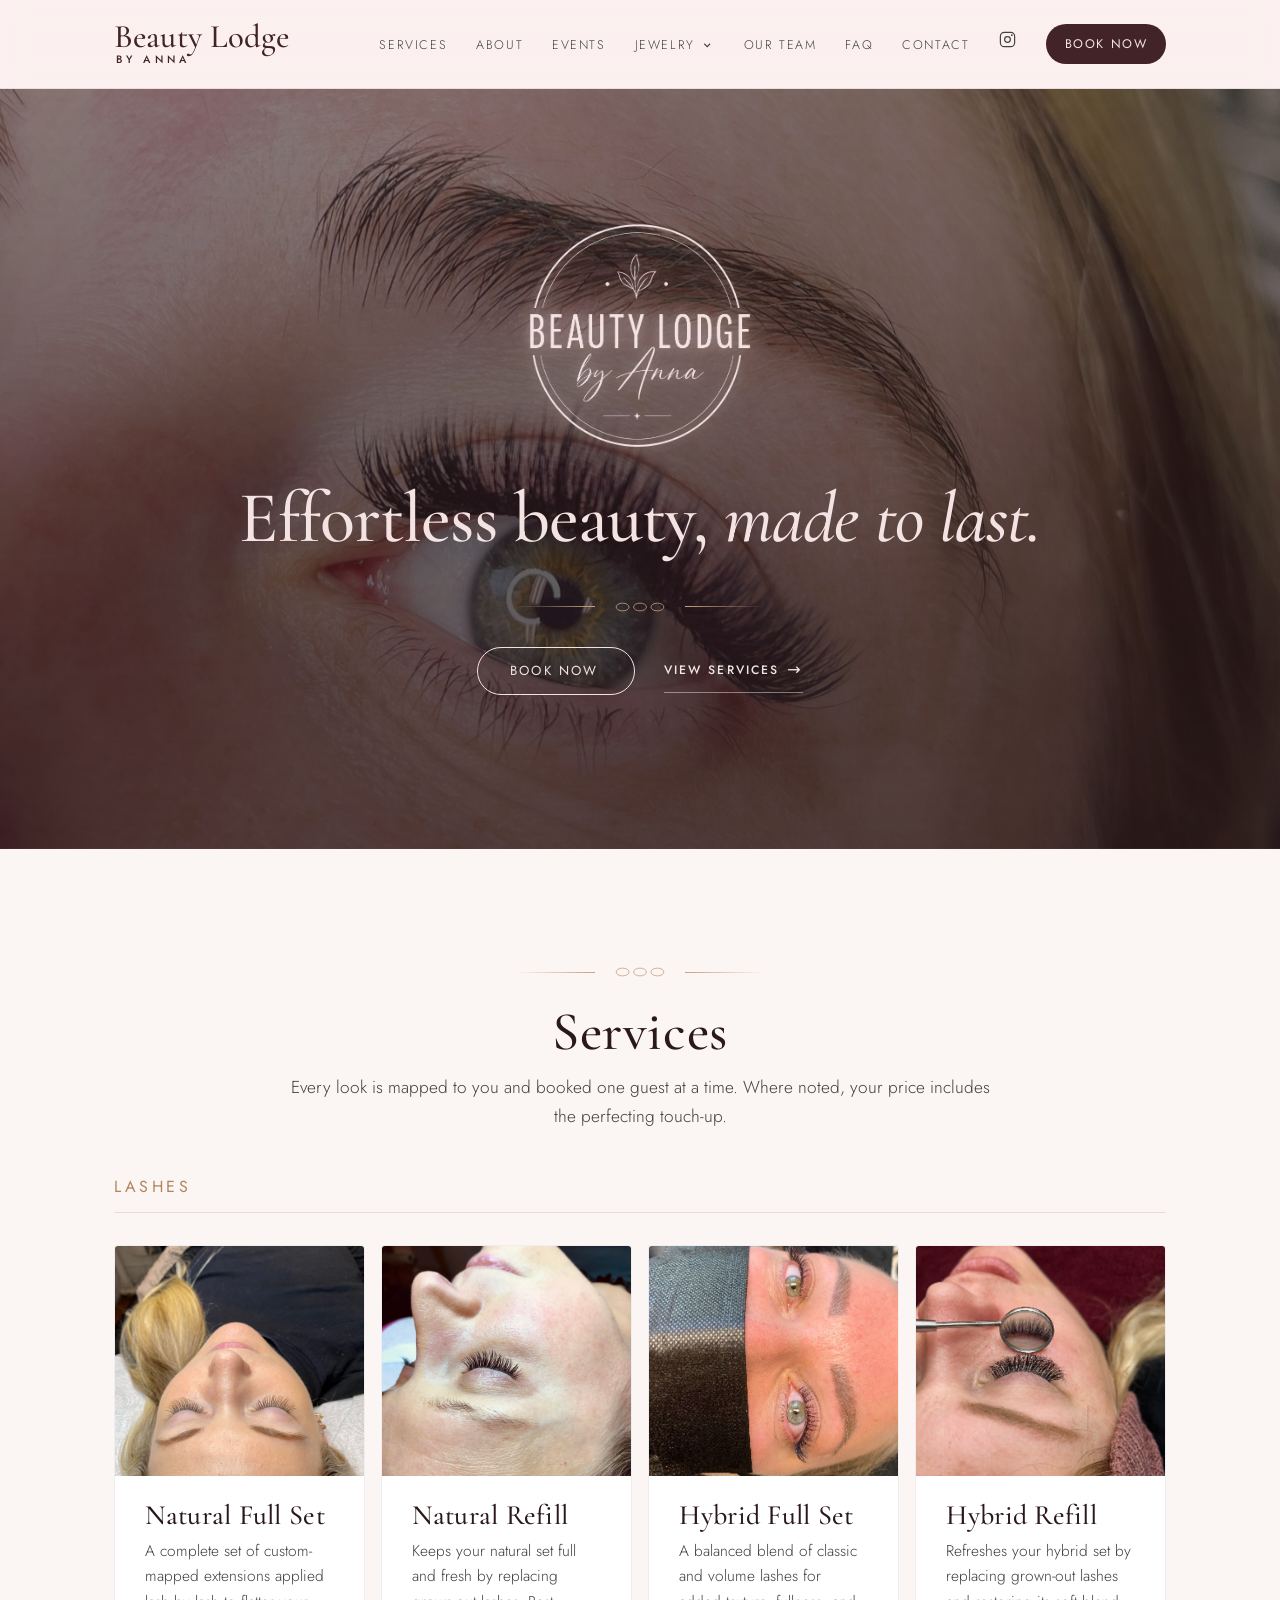
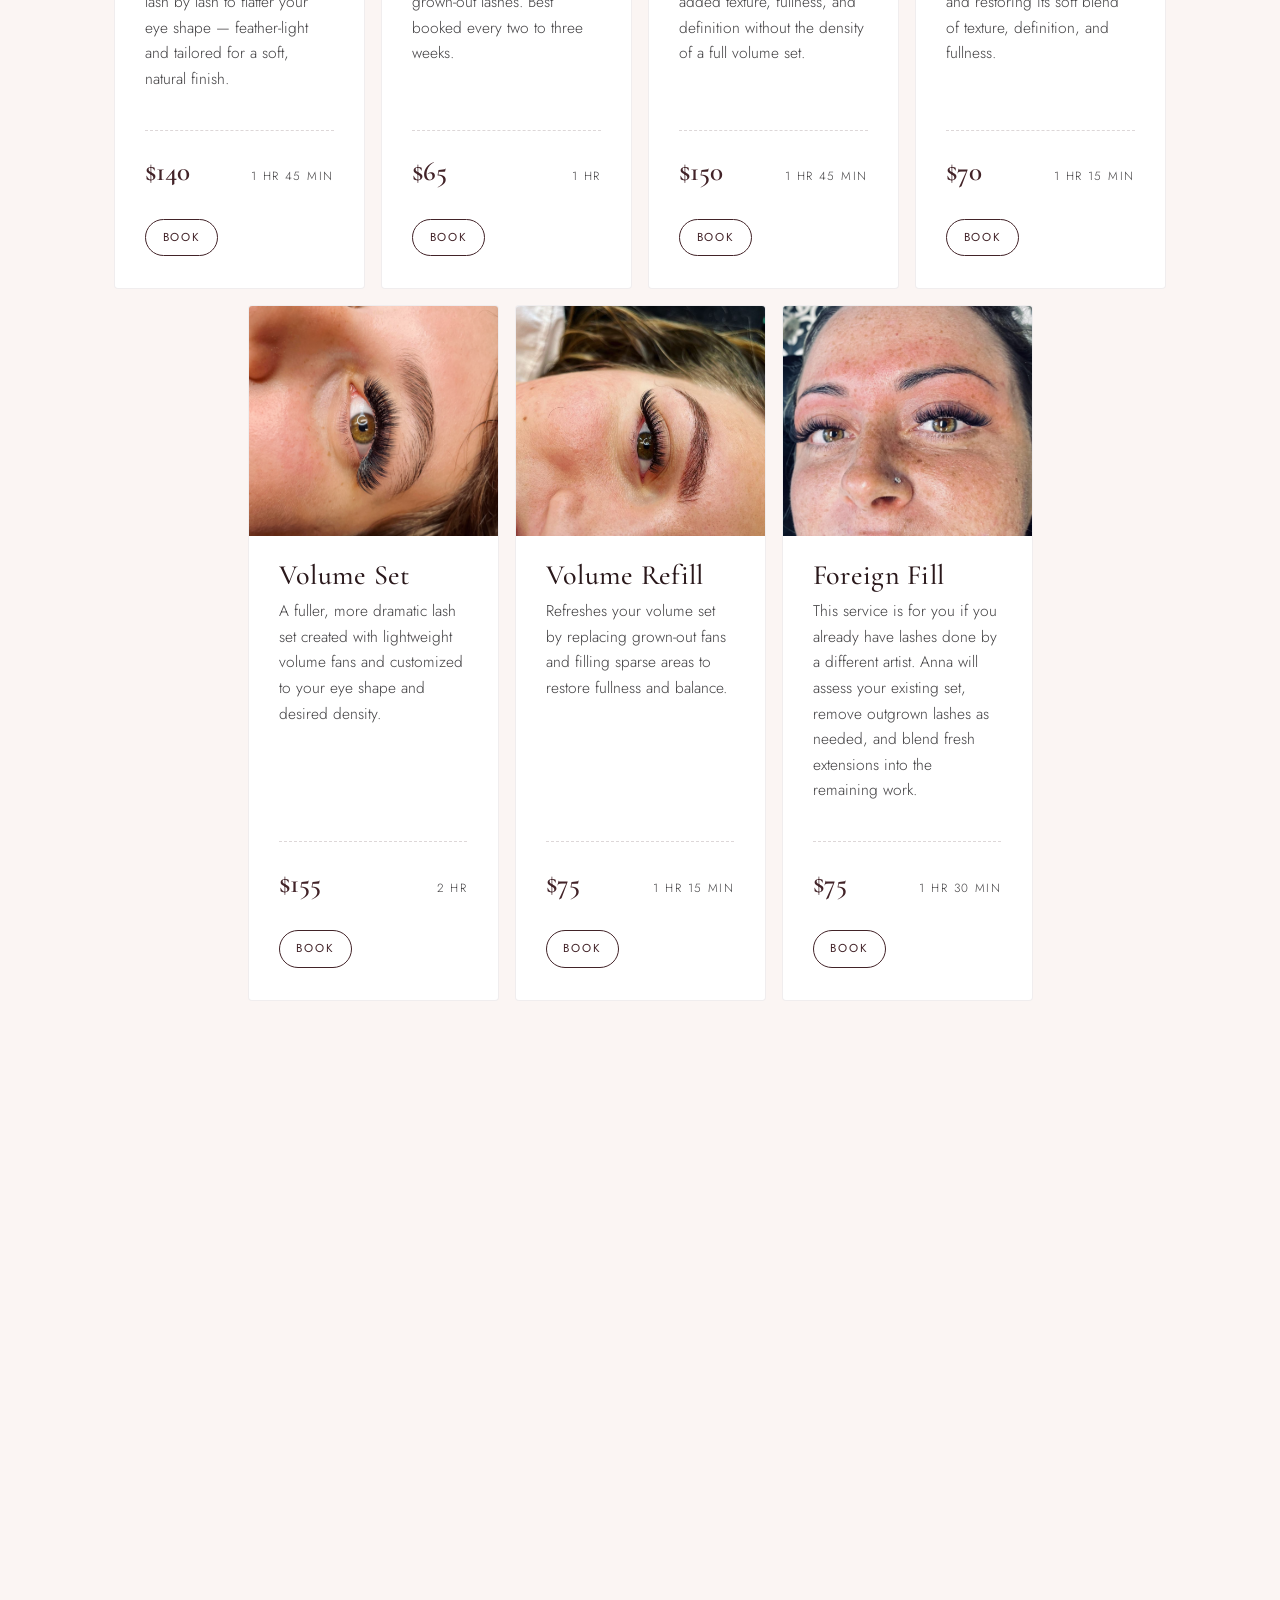
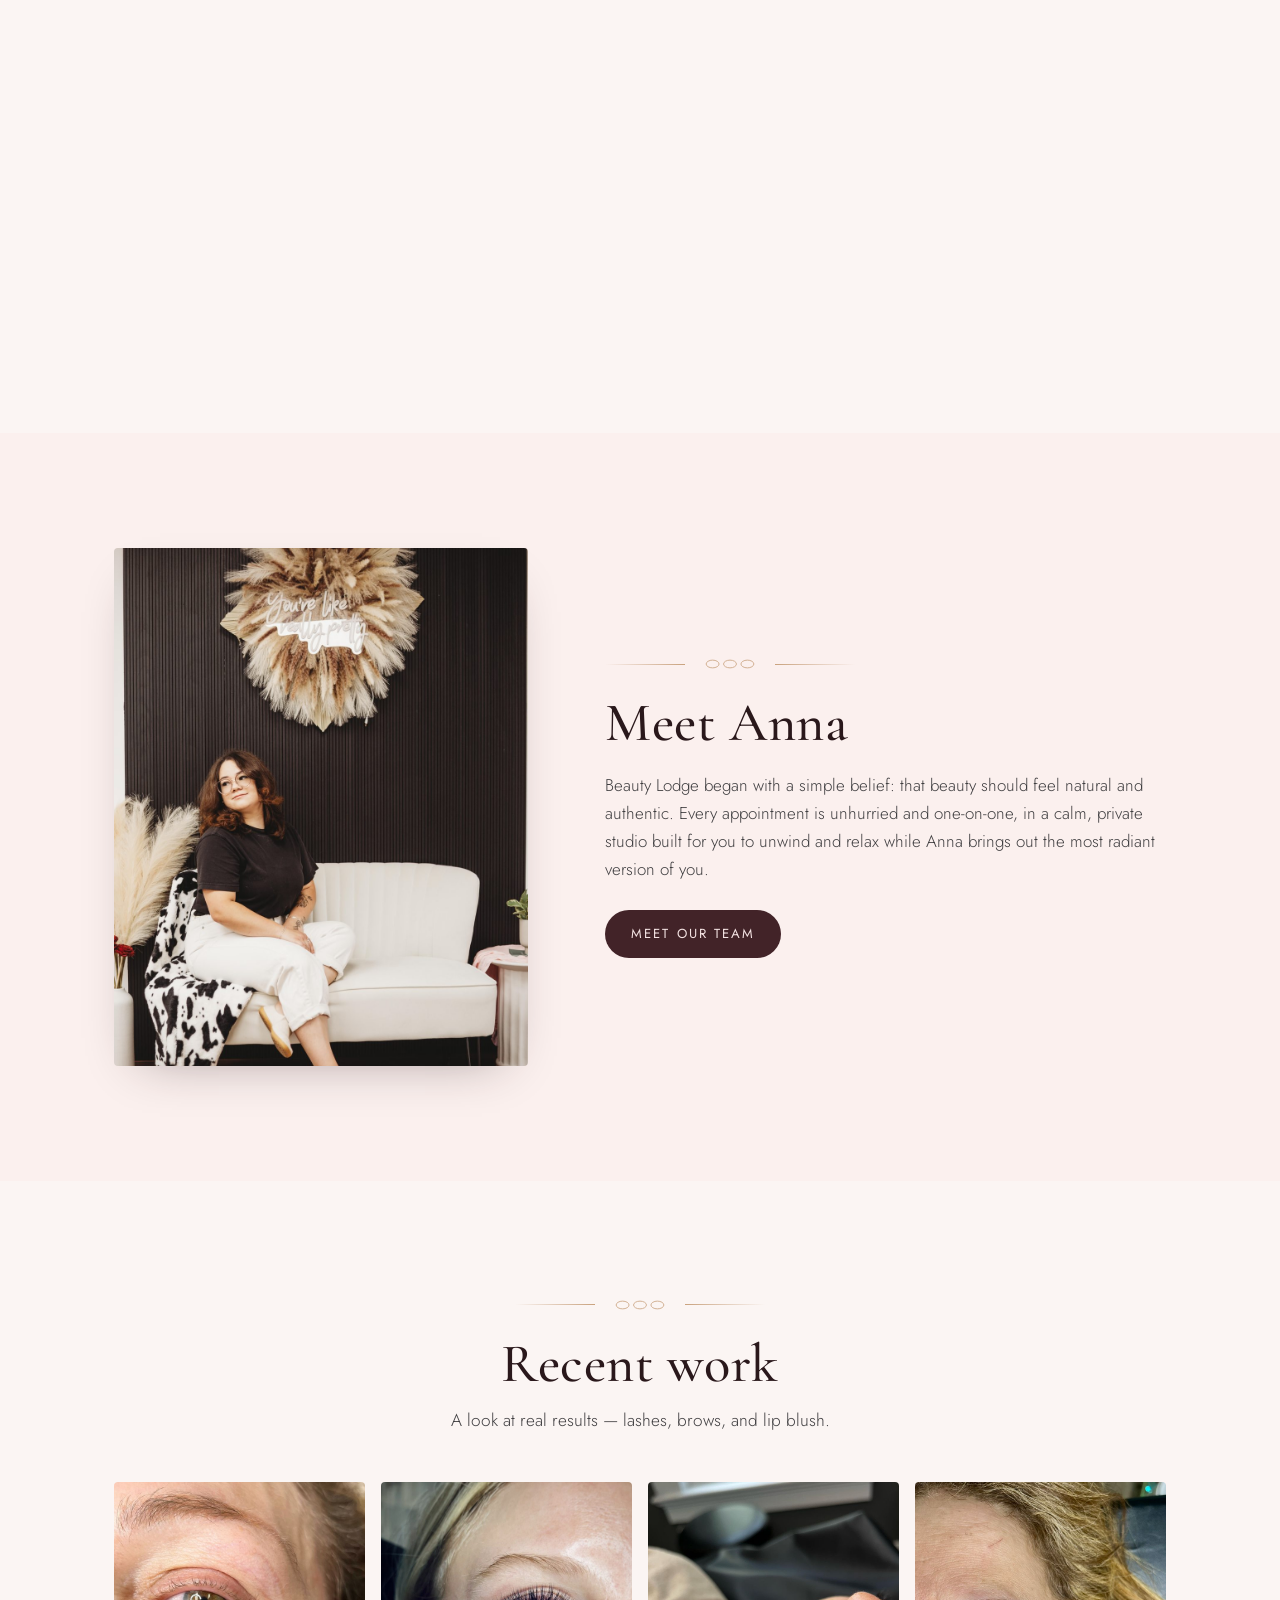
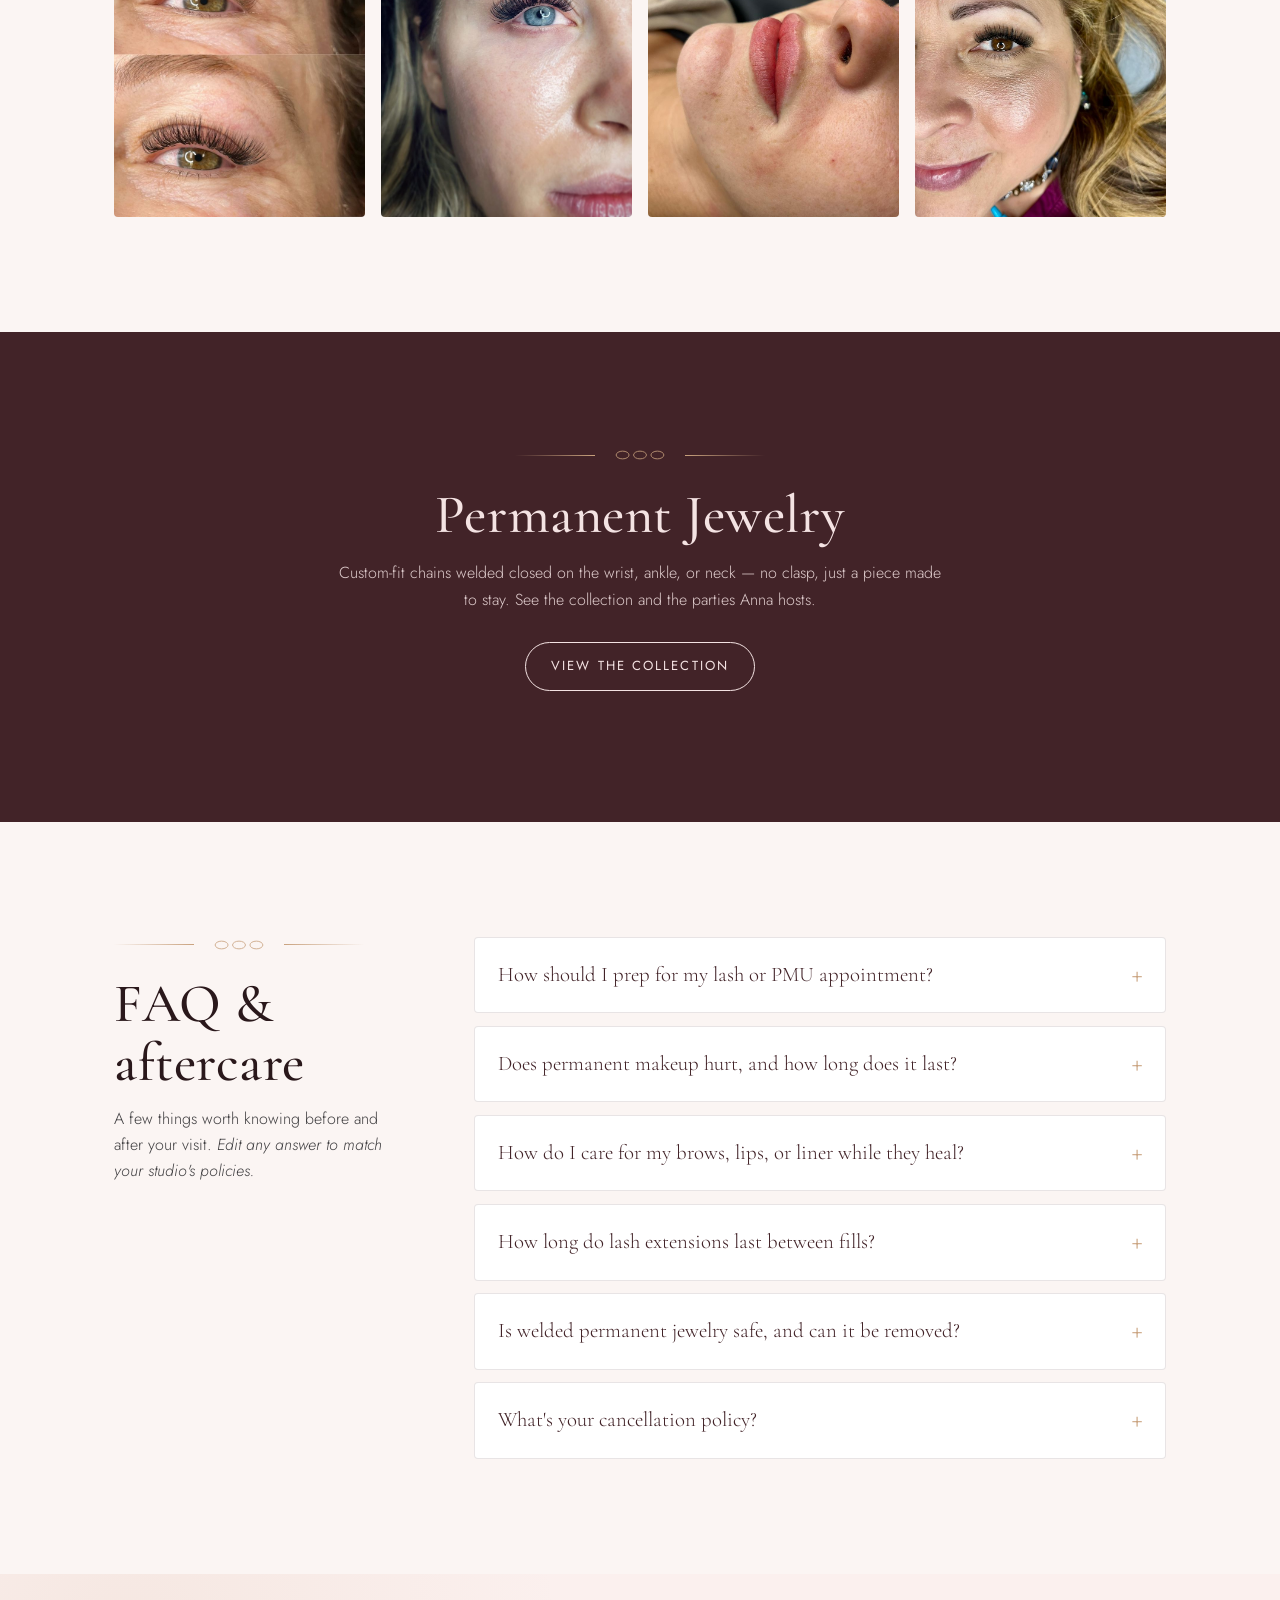
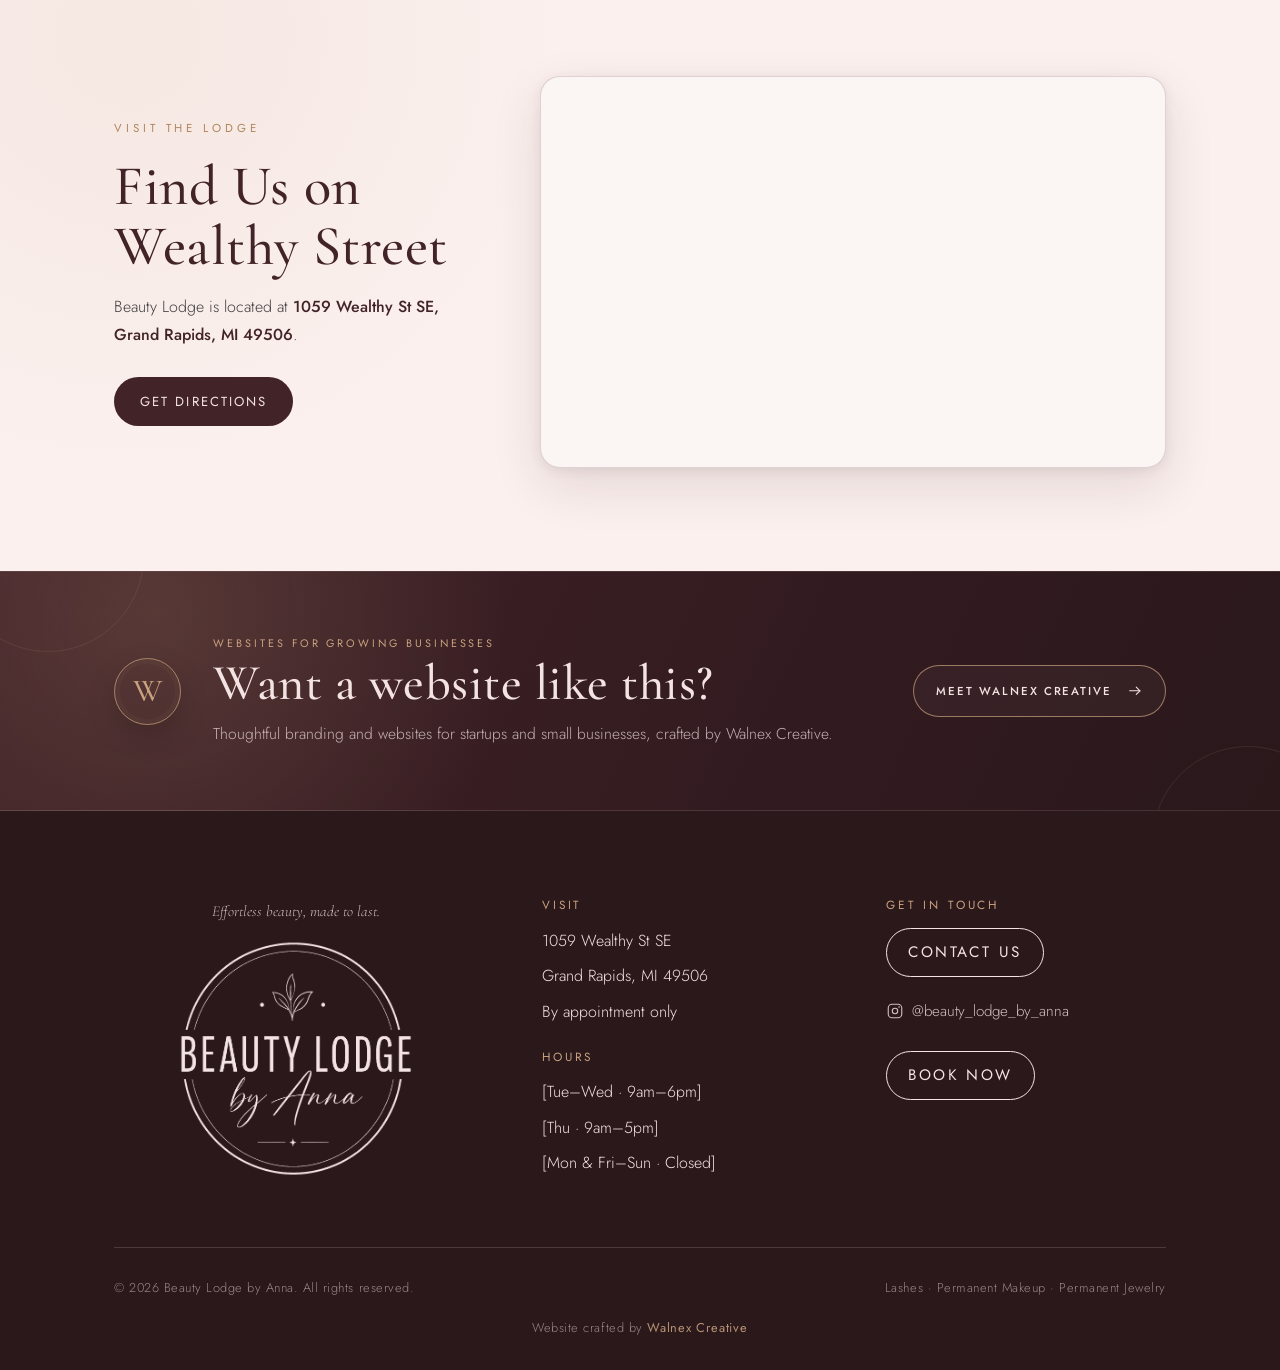
<file: index.html>
<!DOCTYPE html>
<html lang="en">
<head>

  <!-- Google Tag Manager -->
  <script>
    (function(w,d,s,l,i){w[l]=w[l]||[];w[l].push({'gtm.start':
    new Date().getTime(),event:'gtm.js'});var f=d.getElementsByTagName(s)[0],
    j=d.createElement(s),dl=l!='dataLayer'?'&l='+l:'';j.async=true;j.src=
    'https://www.googletagmanager.com/gtm.js?id='+i+dl;f.parentNode.insertBefore(j,f);
    })(window,document,'script','dataLayer','GTM-KRRG2G3N');
  </script>
  <!-- End Google Tag Manager -->

<meta charset="UTF-8" />

  <meta
    name="viewport"
    content="width=device-width, initial-scale=1.0"
  />

  <title>
    Beauty Lodge by Anna — Lashes, Permanent Makeup &amp; Permanent Jewelry
  </title>

  <meta
    name="description"
    content="Custom lash extensions, permanent makeup, and welded permanent jewelry by Anna. Booked one guest at a time in a calm, private studio."
  />

  <link rel="preconnect" href="https://fonts.googleapis.com" />

  <link
    rel="preconnect"
    href="https://fonts.gstatic.com"
    crossorigin
  />

  <link
    href="https://fonts.googleapis.com/css2?family=Cormorant+Garamond:ital,wght@0,400;0,500;0,600;1,400;1,500&family=Jost:wght@300;400;500&display=swap"
    rel="stylesheet"
  />

  <link rel="stylesheet" href="styles.css?v=4.1.0" />
</head>

<body>

  <!-- Google Tag Manager (noscript) -->
  <noscript>
    <iframe
      src="https://www.googletagmanager.com/ns.html?id=GTM-KRRG2G3N"
      height="0"
      width="0"
      style="display:none;visibility:hidden"
    ></iframe>
  </noscript>
  <!-- End Google Tag Manager (noscript) -->

<!-- ================= NAV ================= -->
  <header class="nav">
    <div class="nav-inner">
      <a href="index.html" class="brand brand-wordmark" aria-label="Beauty Lodge by Anna — home">
        <span class="brand-wordmark-name">Beauty Lodge</span>
        <span class="brand-wordmark-by">BY ANNA</span>
      </a>
      <button class="nav-toggle" type="button" aria-label="Menu" aria-expanded="false">
        <svg viewBox="0 0 24 24" fill="none" stroke="currentColor" stroke-width="1.5" aria-hidden="true"><path d="M3 6h18M3 12h18M3 18h18" /></svg>
      </button>
      <ul class="nav-links">
        <li><a href="index.html#services">Services</a></li>
        <li><a href="index.html#about">About</a></li>
        <li><a href="jewelry-events.html">Events</a></li>
        <li class="nav-dropdown">
          <button class="nav-dropdown-toggle" type="button" aria-expanded="false" aria-haspopup="true">
            <span>Jewelry</span>
            <svg class="nav-dropdown-chevron" viewBox="0 0 20 20" fill="none" stroke="currentColor" stroke-width="1.5" aria-hidden="true"><path d="m6 8 4 4 4-4" /></svg>
          </button>
          <ul class="nav-submenu" aria-label="Permanent Jewelry">
            <li><a href="jewelry.html">Overview</a></li>
            <li><a href="jewelry-collection.html">The Collection</a></li>
            <li><a href="jewelry-parties.html">Parties &amp; Private Events</a></li>
            <li><a href="jewelry-events.html">Pop-Ups &amp; Markets</a></li>
            <li><a href="jewelry-guide.html">Jewelry Guide</a></li>
          </ul>
        </li>
        <li><a href="team.html">Our Team</a></li>
        <li><a href="index.html#faq">FAQ</a></li>
        <li><a href="contact.html">Contact</a></li>
        <li>
          <a class="nav-ig" data-ig aria-label="Instagram" href="#">
            <svg viewBox="0 0 24 24" fill="none" stroke="currentColor" stroke-width="1.5" aria-hidden="true">
              <rect x="3" y="3" width="18" height="18" rx="5" />
              <circle cx="12" cy="12" r="3.6" />
              <circle cx="17.4" cy="6.6" r="1.1" fill="currentColor" stroke="none" />
            </svg>
          </a>
        </li>
        <li><a class="btn btn-primary btn-sm" data-book href="#">Book Now</a></li>
      </ul>
    </div>
  </header>


  <!-- ================= HERO ================= -->
  <section class="hero">

    <img
      class="hero-bg"
      src="assets/hero.jpg"
      alt=""
    />

    <div class="hero-inner">

      <div class="hero-sparkle-layer" aria-hidden="true">
        <span class="hero-sparkle sparkle-1"></span>
        <span class="hero-sparkle sparkle-2"></span>
        <span class="hero-sparkle sparkle-3"></span>
        <span class="hero-sparkle sparkle-4"></span>
        <span class="hero-sparkle sparkle-5"></span>
        <span class="hero-sparkle sparkle-6"></span>
        <span class="hero-sparkle sparkle-7"></span>
        <span class="hero-sparkle sparkle-8"></span>
        <span class="hero-sparkle sparkle-9"></span>
        <span class="hero-sparkle sparkle-10"></span>
        <span class="hero-sparkle sparkle-11"></span>
        <span class="hero-sparkle sparkle-12"></span>
        <span class="hero-sparkle sparkle-13"></span>
        <span class="hero-sparkle sparkle-14"></span>
      </div>

      <div class="hero-brand-mark" aria-hidden="true">
        <img
          src="assets/logo-beauty-lodge-transparent.png"
          alt=""
        />
        <span class="hero-sparkle sparkle-mark-left"></span>
        <span class="hero-sparkle sparkle-mark-right"></span>
        <span class="hero-sparkle sparkle-mark-top"></span>
        <span class="hero-sparkle sparkle-mark-bottom"></span>
      </div>

      <h1 class="hero-tagline">
        Effortless beauty, <em>made to last.</em>
      </h1>

      <div
        class="chain center"
        aria-hidden="true"
      >
        <svg viewBox="0 0 90 24">
          <g
            fill="none"
            stroke="currentColor"
            stroke-width="1.4"
          >
            <ellipse cx="18" cy="12" rx="10" ry="6" />
            <ellipse cx="45" cy="12" rx="10" ry="6" />
            <ellipse cx="72" cy="12" rx="10" ry="6" />
          </g>
        </svg>
      </div>

      <div class="hero-cta hero-cta-refined">

        <a
          class="btn btn-light hero-primary-cta"
          data-book
          href="#"
        >
          Book now
        </a>

        <a
          class="hero-services-link"
          href="#services"
        >
          View services
          <span aria-hidden="true">→</span>
        </a>

      </div>

    </div>
  </section>


  <!-- ================= SERVICES ================= -->
  <section
    class="section"
    id="services"
  >
    <div class="wrap">

      <div class="section-head reveal">

        <div class="chain" aria-hidden="true">
          <svg viewBox="0 0 90 24">
            <g fill="none" stroke="currentColor" stroke-width="1.4">
              <ellipse cx="18" cy="12" rx="10" ry="6" />
              <ellipse cx="45" cy="12" rx="10" ry="6" />
              <ellipse cx="72" cy="12" rx="10" ry="6" />
            </g>
          </svg>
        </div>

        <h2>Services</h2>

        <p>
          Every look is mapped to you and booked one guest at a time.
          Where noted, your price includes the perfecting touch-up.
        </p>

      </div>


      <!-- ================= LASHES ================= -->
      <div class="svc-group svc-group-four reveal">
        <h3 class="svc-group-title">Lashes</h3>

        <div class="svc-grid">

          <article class="svc-card" data-service="fullSet">
            <img class="svc-img" src="assets/card-naturalrefill.jpg" alt="Natural full set of lash extensions" />
            <h3>Natural Full Set</h3>
            <p class="desc">
              A complete set of custom-mapped extensions applied lash by lash
              to flatter your eye shape — feather-light and tailored for a
              soft, natural finish.
            </p>
            <div class="svc-meta">
              <span class="svc-price">$140</span>
              <span class="svc-dur">1 hr 45 min</span>
            </div>
            <a class="btn btn-ghost btn-sm" data-book href="#">Book</a>
          </article>

          <article class="svc-card" data-service="refill">
            <img class="svc-img" src="assets/NewNatural.jpg" alt="Natural lash refill" />
            <h3>Natural Refill</h3>
            <p class="desc">
              Keeps your natural set full and fresh by replacing grown-out
              lashes. Best booked every two to three weeks.
            </p>
            <div class="svc-meta">
              <span class="svc-price">$65</span>
              <span class="svc-dur">1 hr 15 min</span>
            </div>
            <a class="btn btn-ghost btn-sm" data-book href="#">Book</a>
          </article>

          <article class="svc-card" data-service="hybridSet">
            <img class="svc-img" src="assets/card-hybrid.jpg" alt="Hybrid lash extensions" />
            <h3>Hybrid Full Set</h3>
            <p class="desc">
              A balanced blend of classic and volume lashes for added texture,
              fullness, and definition without the density of a full volume set.
            </p>
            <div class="svc-meta">
              <span class="svc-price">$150</span>
              <span class="svc-dur">1 hr 45 min</span>
            </div>
            <a class="btn btn-ghost btn-sm" data-book href="#">Book</a>
          </article>

          <article class="svc-card" data-service="hybridRefill">
            <img class="svc-img" src="assets/card-hybrid-refill.jpg" alt="Hybrid lash refill" />
            <h3>Hybrid Refill</h3>
            <p class="desc">
              Refreshes your hybrid set by replacing grown-out lashes and
              restoring its soft blend of texture, definition, and fullness.
            </p>
            <div class="svc-meta">
              <span class="svc-price">$70</span>
              <span class="svc-dur">1 hr 30 min</span>
            </div>
            <a class="btn btn-ghost btn-sm" data-book href="#">Book</a>
          </article>

          <article class="svc-card" data-service="volumeSet">
            <img class="svc-img" src="assets/card-volume.jpg" alt="Volume set of lash extensions" />
            <h3>Volume Set</h3>
            <p class="desc">
              A fuller, more dramatic lash set created with lightweight
              volume fans and customized to your eye shape and desired density.
            </p>
            <div class="svc-meta">
              <span class="svc-price">$155</span>
              <span class="svc-dur">2 hr</span>
            </div>
            <a class="btn btn-ghost btn-sm" data-book href="#">Book</a>
          </article>

          <article class="svc-card" data-service="volumeRefill">
            <img class="svc-img" src="assets/card-refill.jpg" alt="Volume lash refill" />
            <h3>Volume Refill</h3>
            <p class="desc">
              Refreshes your volume set by replacing grown-out fans and
              filling sparse areas to restore fullness and balance.
            </p>
            <div class="svc-meta">
              <span class="svc-price">$75</span>
              <span class="svc-dur">1 hr 30 min</span>
            </div>
            <a class="btn btn-ghost btn-sm" data-book href="#">Book</a>
          </article>

          <article class="svc-card" data-service="foreignFill">
            <img class="svc-img" src="assets/card-foreign-fill.jpg" alt="Foreign fill lash extension result" />
            <h3>Foreign Fill</h3>
            <p class="desc">
              This service is for you if you already have lashes done by a different artist.
              Anna will assess your existing set, remove outgrown lashes as needed, and blend
              fresh extensions into the remaining work.
            </p>
            <div class="svc-meta">
              <span class="svc-price">$75</span>
              <span class="svc-dur">1 hr 45 min</span>
            </div>
            <a class="btn btn-ghost btn-sm" data-book href="#">Book</a>
          </article>

        </div>
      </div>


      <!-- ================= LASH & BROW ENHANCEMENTS ================= -->
      <div class="svc-group svc-group-three reveal">
        <h3 class="svc-group-title">Lash &amp; Brow Enhancements</h3>

        <div class="svc-grid">

          <article class="svc-card" data-service="lashLiftTint">
            <img class="svc-img" src="assets/service-lash-lift-tint.jpeg" alt="Lash lift and tint result" />
            <h3>Lash Lift &amp; Tint</h3>
            <p class="desc">
              Lifts and curls your natural lashes, then deepens their color for
              a longer, fuller-looking finish without extensions.
            </p>
            <div class="svc-meta">
              <span class="svc-price">$100</span>
              <span class="svc-dur">1 hr 15 min</span>
            </div>
            <a class="btn btn-ghost btn-sm" data-book href="#">Book</a>
          </article>

          <article class="svc-card" data-service="browTintTweeze">
            <img class="svc-img" src="assets/service-brow-tint-tweeze.png" alt="Brow tint and tweeze result" />
            <h3>Brow Tint &amp; Tweeze</h3>
            <p class="desc">
              A customized brow tint paired with precise tweezing to improve
              shape, add definition, and create a fuller-looking brow.
            </p>
            <div class="svc-meta">
              <span class="svc-price">$35</span>
              <span class="svc-dur">45 min</span>
            </div>
            <a class="btn btn-ghost btn-sm" data-book href="#">Book</a>
          </article>

          <article class="svc-card" data-service="lashRemoval">
            <img class="svc-img" src="assets/service-lash-removal.png" alt="Lash extension removal comparison" />
            <h3>Lash Removal</h3>
            <p class="desc">
              Gentle professional removal of existing lash extensions while
              protecting the health and comfort of your natural lashes.
            </p>
            <div class="svc-meta">
              <span class="svc-price">$30</span>
              <span class="svc-dur">45 min</span>
            </div>
            <a class="btn btn-ghost btn-sm" data-book href="#">Book</a>
          </article>

        </div>
      </div>

      
      <!-- ================= LASH STYLE FINDER ================= -->
      <section
        class="lash-finder reveal"
        aria-labelledby="lash-finder-title"
      >
        <div class="lash-finder-heading">
          <p class="eyebrow">Find Your Lash Style</p>

          <h3 id="lash-finder-title">
            How do you want your lashes to feel?
          </h3>

          <p>
            Choose the result that sounds most like you. We’ll show the
            service, maintenance, timing, and price that best match it.
          </p>
        </div>

        <div
          class="lash-choice-grid"
          role="tablist"
          aria-label="Choose a lash style"
        >
          <button
            class="lash-choice"
            id="lash-choice-lift"
            type="button"
            role="tab"
            aria-selected="false"
            aria-controls="lash-finder-result"
            tabindex="-1"
            data-lash-style="lift"
          >
            <span class="lash-choice-image">
              <img
                src="assets/service-lash-lift-tint.jpeg"
                alt=""
                loading="lazy"
              />
            </span>

            <span class="lash-choice-copy">
              <strong>Lifted &amp; effortless</strong>
              <small>Your natural lashes, enhanced</small>
            </span>

            <span class="lash-choice-check" aria-hidden="true">
              <svg
                viewBox="0 0 24 24"
                fill="none"
                stroke="currentColor"
                stroke-width="1.7"
                stroke-linecap="round"
                stroke-linejoin="round"
              >
                <path d="m6 12 4 4 8-9" />
              </svg>
            </span>
          </button>

          <button
            class="lash-choice is-active"
            id="lash-choice-natural"
            type="button"
            role="tab"
            aria-selected="true"
            aria-controls="lash-finder-result"
            tabindex="0"
            data-lash-style="natural"
          >
            <span class="lash-choice-image">
              <img
                src="assets/card-fullset.jpg"
                alt=""
                loading="lazy"
              />
            </span>

            <span class="lash-choice-copy">
              <strong>Natural &amp; defined</strong>
              <small>Soft length with polished definition</small>
            </span>

            <span class="lash-choice-check" aria-hidden="true">
              <svg
                viewBox="0 0 24 24"
                fill="none"
                stroke="currentColor"
                stroke-width="1.7"
                stroke-linecap="round"
                stroke-linejoin="round"
              >
                <path d="m6 12 4 4 8-9" />
              </svg>
            </span>
          </button>

          <button
            class="lash-choice"
            id="lash-choice-hybrid"
            type="button"
            role="tab"
            aria-selected="false"
            aria-controls="lash-finder-result"
            tabindex="-1"
            data-lash-style="hybrid"
          >
            <span class="lash-choice-image">
              <img
                src="assets/card-hybrid.jpg"
                alt=""
                loading="lazy"
              />
            </span>

            <span class="lash-choice-copy">
              <strong>Textured &amp; balanced</strong>
              <small>A soft blend of definition and volume</small>
            </span>

            <span class="lash-choice-check" aria-hidden="true">
              <svg
                viewBox="0 0 24 24"
                fill="none"
                stroke="currentColor"
                stroke-width="1.7"
                stroke-linecap="round"
                stroke-linejoin="round"
              >
                <path d="m6 12 4 4 8-9" />
              </svg>
            </span>
          </button>

          <button
            class="lash-choice"
            id="lash-choice-volume"
            type="button"
            role="tab"
            aria-selected="false"
            aria-controls="lash-finder-result"
            tabindex="-1"
            data-lash-style="volume"
          >
            <span class="lash-choice-image">
              <img
                src="assets/card-volume.jpg"
                alt=""
                loading="lazy"
              />
            </span>

            <span class="lash-choice-copy">
              <strong>Full &amp; dramatic</strong>
              <small>More density and noticeable impact</small>
            </span>

            <span class="lash-choice-check" aria-hidden="true">
              <svg
                viewBox="0 0 24 24"
                fill="none"
                stroke="currentColor"
                stroke-width="1.7"
                stroke-linecap="round"
                stroke-linejoin="round"
              >
                <path d="m6 12 4 4 8-9" />
              </svg>
            </span>
          </button>

          <button
            class="lash-choice"
            id="lash-choice-foreign"
            type="button"
            role="tab"
            aria-selected="false"
            aria-controls="lash-finder-result"
            tabindex="-1"
            data-lash-style="foreign"
          >
            <span class="lash-choice-image">
              <img
                src="assets/foreign-fill-result.jpg"
                alt=""
                loading="lazy"
              />
            </span>

            <span class="lash-choice-copy">
              <strong>Already have extensions</strong>
              <small>Refresh lashes applied by another artist</small>
            </span>

            <span class="lash-choice-check" aria-hidden="true">
              <svg
                viewBox="0 0 24 24"
                fill="none"
                stroke="currentColor"
                stroke-width="1.7"
                stroke-linecap="round"
                stroke-linejoin="round"
              >
                <path d="m6 12 4 4 8-9" />
              </svg>
            </span>
          </button>
        </div>

        <div
          class="lash-finder-result"
          id="lash-finder-result"
          role="tabpanel"
          aria-labelledby="lash-choice-natural"
          aria-live="polite"
        >
          <figure class="lash-result-photo">
            <img
              data-lash-result-image
              src="assets/card-fullset.jpg"
              alt="Natural Full Set lash result"
              loading="lazy"
            />
          </figure>

          <div class="lash-result-copy">
            <p class="lash-result-kicker" data-lash-result-kicker>
              Your best match
            </p>

            <h4 data-lash-result-title>Natural Full Set</h4>

            <p class="lash-result-description" data-lash-result-description>
              A soft, polished extension look that adds length and definition
              without appearing overly dramatic.
            </p>

            <dl class="lash-result-details">
              <div>
                <dt>Look</dt>
                <dd data-lash-result-look>Natural and defined</dd>
              </div>

              <div>
                <dt>Maintenance</dt>
                <dd data-lash-result-maintenance>
                  Refill every 2–3 weeks
                </dd>
              </div>

              <div>
                <dt>Appointment</dt>
                <dd data-lash-result-duration>1 hr 45 min</dd>
              </div>

              <div>
                <dt>Price</dt>
                <dd data-lash-result-price>$140</dd>
              </div>
            </dl>

            <div class="lash-result-actions">
              <a
                class="btn btn-primary"
                data-book
                data-lash-result-book
                data-book-service="Natural Full Set"
                href="#"
              >
                Book This Look
              </a>

              <a
                class="lash-result-services-link"
                href="#services"
              >
                View all services
                <span aria-hidden="true">→</span>
              </a>
            </div>
          </div>
        </div>
      </section>


      <!-- ================= PERMANENT MAKEUP ================= -->
      <div class="svc-group reveal">
        <h3 class="svc-group-title">Permanent Makeup</h3>

        <div class="svc-grid">

          <article class="svc-card" data-service="powderBrows">
            <img class="svc-img" src="assets/card-brows.jpg" alt="Powder brows before and after" />
            <h3>Powder Brows</h3>
            <p class="desc">
              Soft, shaded brows with a filled-in powder finish that frames the
              face. Your perfecting touch-up is included.
            </p>
            <div class="svc-meta">
              <span class="svc-price">$500</span>
              <span class="svc-dur">2 hr 30 min · touch-up incl.</span>
            </div>
            <a class="btn btn-ghost btn-sm" data-book href="#">Book</a>
          </article>

          <article class="svc-card" data-service="lipBlush">
            <img class="svc-img" src="assets/card-lipblush.jpg" alt="Lip blush result" />
            <h3>Lip Blush</h3>
            <p class="desc">
              A sheer wash of color that restores warmth and definition — a
              your-lips-but-better tint that softens as it heals.
            </p>
            <div class="svc-meta">
              <span class="svc-price">$500</span>
              <span class="svc-dur">2 hr 30 min · touch-up incl.</span>
            </div>
            <a class="btn btn-ghost btn-sm" data-book href="#">Book</a>
          </article>

          <article class="svc-card" data-service="naturalEyeliner">
            <img class="svc-img" src="assets/card-eyeliner.jpg" alt="Permanent eyeliner before and after" />
            <h3>Natural Eyeliner</h3>
            <p class="desc">
              A soft lash-line enhancement that defines and opens the eyes
              without looking harsh. Touch-up included.
            </p>
            <div class="svc-meta">
              <span class="svc-price">$400</span>
              <span class="svc-dur">2 hr · touch-up incl.</span>
            </div>
            <a class="btn btn-ghost btn-sm" data-book href="#">Book</a>
          </article>

        </div>
      </div>


      <!-- ================= PERMANENT JEWELRY ================= -->
      <div class="svc-group reveal">
        <h3 class="svc-group-title">Permanent Jewelry</h3>

        <div class="svc-grid svc-grid-single">
          <article class="svc-card svc-card-featured" data-service="permanentJewelryFitting">
            <img class="svc-img" src="assets/gallery-4.jpg" alt="Permanent jewelry fitting" />
            <h3>Permanent Jewelry Fitting</h3>
            <p class="desc">
              Reserve time to choose your chain, charms, and custom fit.
              Pricing varies based on the jewelry selected and the number of
              guests attending. Plan for approximately 15 minutes per person.
            </p>
            <div class="svc-meta">
              <span class="svc-price svc-price-variable">Price varies</span>
              <span class="svc-dur">Approx. 15 min per person</span>
            </div>
            <a class="btn btn-ghost btn-sm" data-book href="#">Book a Jewelry Fitting</a>
          </article>
        </div>
      </div>

    </div>
  </section>


  <!-- ================= ABOUT ================= -->
  <section
    class="section about"
    id="about"
  >
    <div class="wrap about-grid">

      <div class="about-photo reveal">

        <img
          src="assets/about.jpg"
          alt="Portrait of Anna"
        />

      </div>


      <div class="about-text reveal">

        <div
          class="chain"
          aria-hidden="true"
        >
          <svg viewBox="0 0 90 24">
            <g
              fill="none"
              stroke="currentColor"
              stroke-width="1.4"
            >
              <ellipse cx="18" cy="12" rx="10" ry="6" />
              <ellipse cx="45" cy="12" rx="10" ry="6" />
              <ellipse cx="72" cy="12" rx="10" ry="6" />
            </g>
          </svg>
        </div>

        <h2>Meet Anna</h2>

        <p>
          Beauty Lodge began with a simple belief: that beauty should feel
          natural and authentic. Every appointment is unhurried and one-on-one,
          in a calm, private studio built for you to unwind and relax while
          Anna brings out the most radiant version of you.
        </p>

        <!-- NEW MEET OUR TEAM BUTTON -->
        <p style="margin-top: 1.6rem; margin-bottom: 0;">
          <a
            class="btn btn-primary"
            href="team.html"
          >
            Meet Our Team
          </a>
        </p>

      </div>

    </div>
  </section>


  <!-- ================= RECENT WORK ================= -->
  <section
    class="section work"
    id="work"
  >
    <div class="wrap">

      <div
        class="section-head reveal"
        style="text-align: center; margin-inline: auto;"
      >

        <div
          class="chain center"
          aria-hidden="true"
        >
          <svg viewBox="0 0 90 24">
            <g
              fill="none"
              stroke="currentColor"
              stroke-width="1.4"
            >
              <ellipse cx="18" cy="12" rx="10" ry="6" />
              <ellipse cx="45" cy="12" rx="10" ry="6" />
              <ellipse cx="72" cy="12" rx="10" ry="6" />
            </g>
          </svg>
        </div>

        <h2>Recent work</h2>

        <p>
          A look at real results — lashes, brows, and lip blush.
        </p>

      </div>


      <div class="work-grid reveal">

        <figure>
          <img
            src="assets/work-1.jpg"
            alt="Lash extensions before and after"
          />
        </figure>

        <figure>
          <img
            src="assets/work-2.jpg"
            alt="Lash extensions close-up"
          />
        </figure>

        <figure>
          <img
            src="assets/work-3.jpg"
            alt="Healed lip blush"
          />
        </figure>

        <figure>
          <img
            src="assets/work-4.jpg"
            alt="Lashes and brows"
          />
        </figure>

      </div>

    </div>
  </section>



  <!-- ================= JEWELRY TEASER ================= -->
  <section class="section teaser">
    <div class="wrap reveal">

      <div
        class="chain center"
        aria-hidden="true"
      >
        <svg viewBox="0 0 90 24">
          <g
            fill="none"
            stroke="currentColor"
            stroke-width="1.4"
          >
            <ellipse cx="18" cy="12" rx="10" ry="6" />
            <ellipse cx="45" cy="12" rx="10" ry="6" />
            <ellipse cx="72" cy="12" rx="10" ry="6" />
          </g>
        </svg>
      </div>

      <h2>Permanent Jewelry</h2>

      <p>
        Custom-fit chains welded closed on the wrist, ankle, or neck —
        no clasp, just a piece made to stay. See the collection and the
        parties Anna hosts.
      </p>

      <p style="margin-top: 1.8rem;">

        <a
          class="btn btn-light"
          href="jewelry.html"
        >
          View the collection
        </a>

      </p>

    </div>
  </section>


  <!-- ================= FAQ ================= -->
  <section
    class="section"
    id="faq"
  >
    <div class="wrap faq-grid">

      <div class="reveal">

        <div
          class="chain"
          aria-hidden="true"
        >
          <svg viewBox="0 0 90 24">
            <g
              fill="none"
              stroke="currentColor"
              stroke-width="1.4"
            >
              <ellipse cx="18" cy="12" rx="10" ry="6" />
              <ellipse cx="45" cy="12" rx="10" ry="6" />
              <ellipse cx="72" cy="12" rx="10" ry="6" />
            </g>
          </svg>
        </div>

        <h2 style="font-size: clamp(2.2rem, 5vw, 3.4rem);">
          FAQ &amp; aftercare
        </h2>

        <p
          style="
            color: var(--charcoal);
            margin-top: 0.8rem;
          "
        >
          A few things worth knowing before and after your visit.
          <em>Edit any answer to match your studio's policies.</em>
        </p>

      </div>


      <div class="faq-list reveal">

        <details class="faq-item">

          <summary class="faq-q">
            How should I prep for my lash or PMU appointment?
            <span class="mark">+</span>
          </summary>

          <div class="faq-a">
            Keep the area clean and dry, or apply Aquaphor as instructed;
            avoid heavy sweating, swimming, and direct sun, and don’t
            pick as it flakes. You’ll receive full written aftercare at
            your appointment.
          </div>

        </details>


        <details class="faq-item">

          <summary class="faq-q">
            Does permanent makeup hurt, and how long does it last?
            <span class="mark">+</span>
          </summary>

          <div class="faq-a">
            A topical numbing cream keeps you comfortable throughout,
            and most describe a light scratching or tingling rather than
            real pain. Permanent makeup typically lasts one to three
            years before a refresh, depending on your skin type,
            lifestyle, and sun exposure — and your included touch-up
            perfects the shape and color once it has healed.
          </div>

        </details>


        <details class="faq-item">

          <summary class="faq-q">
            How do I care for my brows, lips, or liner while they heal?
            <span class="mark">+</span>
          </summary>

          <div class="faq-a">
            Keep the area clean and dry, avoid heavy sweating, swimming,
            and direct sun, and don't pick as it flakes. You'll receive
            full written aftercare at your appointment.
          </div>

        </details>


        <details class="faq-item">

          <summary class="faq-q">
            How long do lash extensions last between fills?
            <span class="mark">+</span>
          </summary>

          <div class="faq-a">
            With gentle care, a set stays full for about two to three
            weeks. Keep them dry for the first 24 hours, cleanse daily
            with a lash-safe foam, and avoid oil-based products near
            the eyes.
          </div>

        </details>


        <details class="faq-item">

          <summary class="faq-q">
            Is welded permanent jewelry safe, and can it be removed?
            <span class="mark">+</span>
          </summary>

          <div class="faq-a">
            The weld is quick, painless, and done safely away from your
            skin. There's no clasp, but the chain can be gently snipped
            anytime and re-welded at a future visit.
          </div>

        </details>


        <details class="faq-item">

          <summary class="faq-q">
            What's your cancellation policy?
            <span class="mark">+</span>
          </summary>

          <div class="faq-a">
            <em>
              A nonrefundable deposit is required to reserve your
              appointment and will be applied toward your final balance.
              Appointments may be rescheduled once with at least 48
              hours’ notice. Cancellations made with less than 48 hours’
              notice and no-shows will forfeit the deposit, and a new
              deposit will be required to book again. Clients arriving
              more than 15 minutes late may need to shorten or
              reschedule their appointment depending on the service.
            </em>
          </div>

        </details>

      </div>

    </div>
  </section>



  <!-- ================= LOCATION ================= -->
  <section class="location-section" aria-labelledby="location-title">
    <div class="wrap location-grid">

      <div class="location-copy reveal">
        <p class="eyebrow">Visit the Lodge</p>
        <h2 id="location-title">Find Us on Wealthy Street</h2>
        <p>
          Beauty Lodge is located at
          <strong>1059 Wealthy St SE, Grand Rapids, MI 49506</strong>.
        </p>

        <a
          class="btn btn-primary"
          href="https://www.google.com/maps/dir/?api=1&destination=1059%20Wealthy%20St%20SE%2C%20Grand%20Rapids%2C%20MI%2049506"
          target="_blank"
          rel="noopener"
        >
          Get Directions
        </a>
      </div>

      <div class="location-map reveal">
        <iframe
          title="Map showing Beauty Lodge by Anna at 1059 Wealthy St SE, Grand Rapids, MI 49506"
          src="https://www.google.com/maps?q=1059+Wealthy+St+SE,+Grand+Rapids,+MI+49506&output=embed"
          loading="lazy"
          referrerpolicy="no-referrer-when-downgrade"
          allowfullscreen
        ></iframe>
      </div>

    </div>
  </section>


  <!-- ================= WALNEX CREATIVE ================= -->
  <section class="walnex-promo" aria-labelledby="walnex-promo-title">
    <div class="wrap walnex-promo-inner">

      <div class="walnex-promo-copy">
        <div class="walnex-promo-brand" aria-hidden="true">
          <span>W</span>
        </div>

        <div>
          <p class="walnex-promo-eyebrow">Websites for growing businesses</p>

          <h2 id="walnex-promo-title">
            Want a website like this?
          </h2>

          <p>
            Thoughtful branding and websites for startups and small businesses,
            crafted by Walnex Creative.
          </p>
        </div>
      </div>

      <a
        class="walnex-promo-cta"
        href="https://www.walnexcreative.com"
        target="_blank"
        rel="noopener noreferrer"
        aria-label="Visit Walnex Creative in a new tab"
      >
        <span>Meet Walnex Creative</span>

        <svg
          viewBox="0 0 24 24"
          fill="none"
          stroke="currentColor"
          stroke-width="1.5"
          stroke-linecap="round"
          stroke-linejoin="round"
          aria-hidden="true"
        >
          <path d="M5 12h14" />
          <path d="m14 7 5 5-5 5" />
        </svg>
      </a>

    </div>
  </section>

  <!-- ================= CONTACT / FOOTER ================= -->
  <footer
    class="footer"
    id="contact"
  >
    <div class="wrap">

      <div class="footer-grid">

        <div>

          <p class="footer-tag">
            Effortless beauty, made to last.
          </p>

          <img
            class="flogo beauty-lodge-footer-logo"
            src="assets/logo-beauty-lodge-transparent.png"
            alt="Beauty Lodge by Anna"
          />

        </div>


        <div>

          <h4>Visit</h4>

          <ul>
            <li>1059 Wealthy St SE</li>
            <li>Grand Rapids, MI 49506</li>
            <li>By appointment only</li>
          </ul>

          <h4 style="margin-top: 1.6rem;">
            Hours
          </h4>

          <ul>
            <li>[Tue–Wed · 9am–6pm]</li>
            <li>[Thu · 9am–5pm]</li>
            <li>[Mon &amp; Fri–Sun · Closed]</li>
          </ul>

        </div>


        <div>

          <h4>Get in touch</h4>

          <ul>

            <li class="footer-contact-action">
              <a class="btn btn-light btn-sm" href="contact.html">
                Contact Us
              </a>
            </li>

            <li>
              <a
                class="footer-ig"
                data-ig
                href="#"
              >
                <svg
                  viewBox="0 0 24 24"
                  fill="none"
                  stroke="currentColor"
                  stroke-width="1.5"
                  aria-hidden="true"
                >
                  <rect
                    x="3"
                    y="3"
                    width="18"
                    height="18"
                    rx="5"
                  />

                  <circle
                    cx="12"
                    cy="12"
                    r="3.6"
                  />

                  <circle
                    cx="17.4"
                    cy="6.6"
                    r="1.1"
                    fill="currentColor"
                    stroke="none"
                  />
                </svg>

                @beauty_lodge_by_anna
              </a>
            </li>

          </ul>

          <p style="margin-top: 1.4rem;">

            <a
              class="btn btn-light btn-sm"
              data-book
              href="#"
            >
              Book Now
            </a>

          </p>

        </div>

      </div>


      <div class="footer-bottom">

        <small>
          © <span id="yr"></span>
          Beauty Lodge by Anna. All rights reserved.
        </small>

        <small>
          Lashes · Permanent Makeup · Permanent Jewelry
        </small>

        <small class="walnex-footer-credit">
          Website crafted by
          <a
            href="https://www.walnexcreative.com"
            target="_blank"
            rel="noopener noreferrer"
          >
            Walnex Creative
          </a>
        </small>

      </div>

    </div>
  </footer>


  <script src="script.js?v=4.1.0"></script>

  <script>
    const year = document.getElementById("yr");

    if (year) {
      year.textContent = new Date().getFullYear();
    }
  </script>

</body>
</html>
</file>
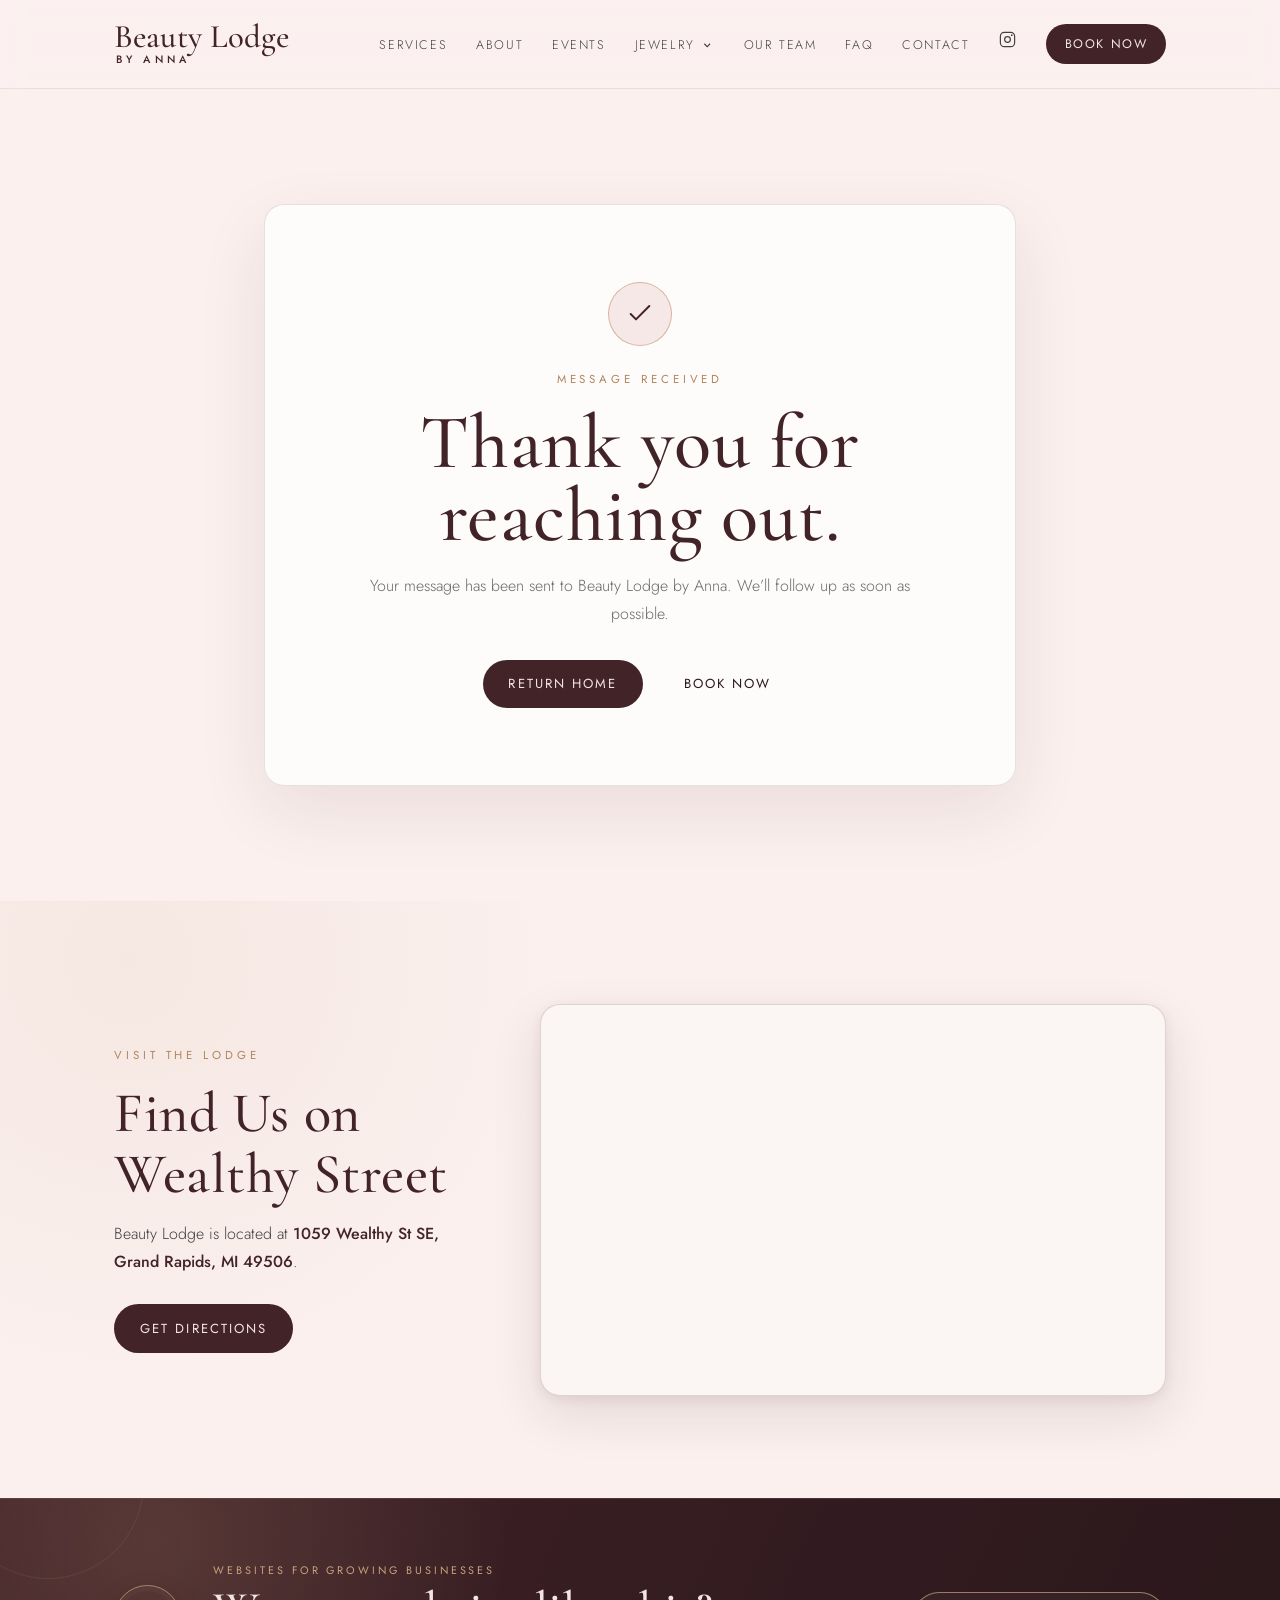
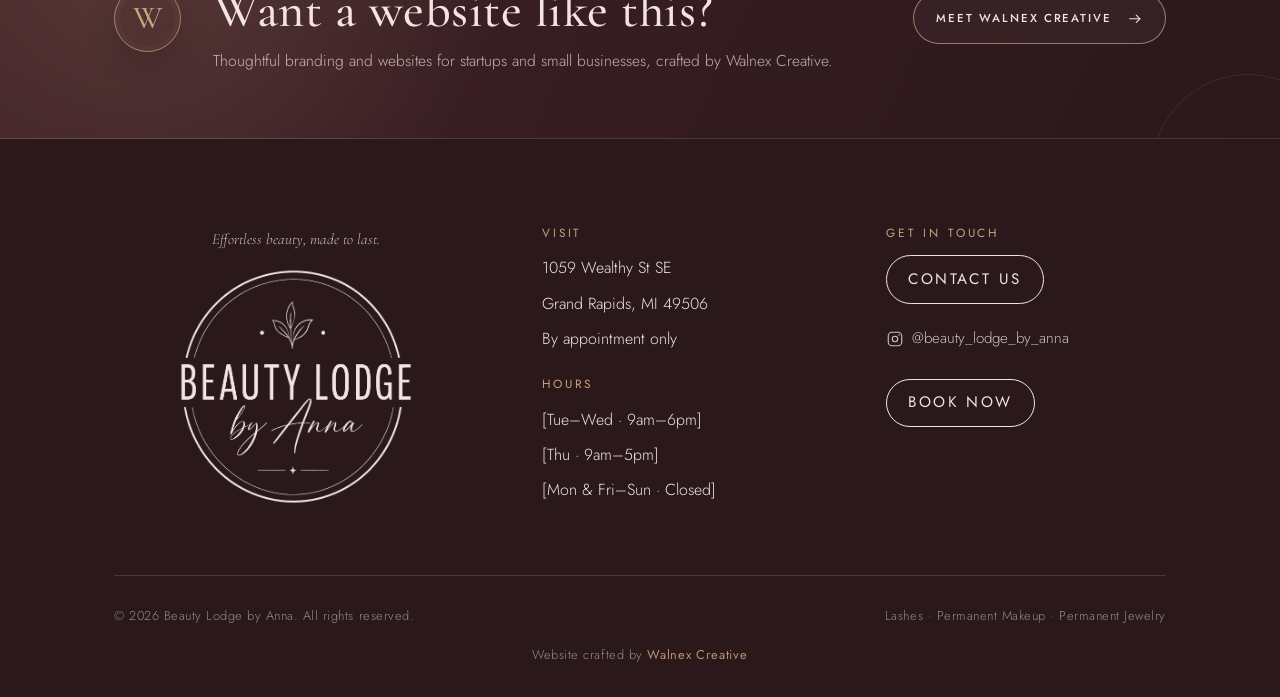
<file: contact-success.html>
<!DOCTYPE html>
<html lang="en">
<head>

  <!-- Google Tag Manager -->
  <script>
    (function(w,d,s,l,i){w[l]=w[l]||[];w[l].push({'gtm.start':
    new Date().getTime(),event:'gtm.js'});var f=d.getElementsByTagName(s)[0],
    j=d.createElement(s),dl=l!='dataLayer'?'&l='+l:'';j.async=true;j.src=
    'https://www.googletagmanager.com/gtm.js?id='+i+dl;f.parentNode.insertBefore(j,f);
    })(window,document,'script','dataLayer','GTM-KRRG2G3N');
  </script>
  <!-- End Google Tag Manager -->

<meta charset="UTF-8" />

  <meta
    name="viewport"
    content="width=device-width, initial-scale=1.0"
  />

  <title>Thank You — Beauty Lodge by Anna</title>

  <meta name="description" content="Thank you for contacting Beauty Lodge by Anna." />

  <link rel="preconnect" href="https://fonts.googleapis.com" />

  <link
    rel="preconnect"
    href="https://fonts.gstatic.com"
    crossorigin
  />

  <link
    href="https://fonts.googleapis.com/css2?family=Cormorant+Garamond:ital,wght@0,400;0,500;0,600;1,400;1,500&family=Jost:wght@300;400;500&display=swap"
    rel="stylesheet"
  />

  <link rel="stylesheet" href="styles.css?v=4.1.0" />

  <style>
    /* Team page spacing and photo balance */
    .team-hero {
      padding-top: clamp(2.25rem, 4vw, 3.25rem);
      padding-bottom: clamp(1.25rem, 2.5vw, 2rem);
    }

    .team-section {
      padding-top: clamp(0.75rem, 1.75vw, 1.5rem);
      padding-bottom: clamp(4rem, 7vw, 6rem);
    }

    .team-grid {
      gap: clamp(3.75rem, 7vw, 6rem);
    }

    .team-member {
      gap: clamp(2.25rem, 5vw, 4.5rem);
    }

    /* Lucy's source image is landscape, so give it a landscape frame. */
    .team-member-lucy .team-photo-wrapper {
      aspect-ratio: 4 / 3;
    }

    .team-photo-lucy {
      object-fit: cover;
      object-position: center 45%;
      padding: 0;
      background: none;
    }

    @media (max-width: 860px) {
      .team-hero {
        padding-top: 2.25rem;
        padding-bottom: 1.25rem;
      }

      .team-section {
        padding-top: 0.75rem;
      }

      .team-grid {
        gap: 4rem;
      }

      .team-member {
        gap: 2rem;
      }

      .team-member-lucy .team-photo-wrapper {
        aspect-ratio: 4 / 3;
      }
    }

    @media (max-width: 600px) {
      .team-hero {
        padding-top: 2rem;
        padding-bottom: 1rem;
      }

      .team-section {
        padding-top: 0.5rem;
      }

      .team-grid {
        gap: 3.5rem;
      }
    }
  </style>
</head>

<body>

  <!-- Google Tag Manager (noscript) -->
  <noscript>
    <iframe
      src="https://www.googletagmanager.com/ns.html?id=GTM-KRRG2G3N"
      height="0"
      width="0"
      style="display:none;visibility:hidden"
    ></iframe>
  </noscript>
  <!-- End Google Tag Manager (noscript) -->

<!-- ================= NAV ================= -->
  <header class="nav">
    <div class="nav-inner">
      <a href="index.html" class="brand brand-wordmark" aria-label="Beauty Lodge by Anna — home">
        <span class="brand-wordmark-name">Beauty Lodge</span>
        <span class="brand-wordmark-by">BY ANNA</span>
      </a>
      <button class="nav-toggle" type="button" aria-label="Menu" aria-expanded="false">
        <svg viewBox="0 0 24 24" fill="none" stroke="currentColor" stroke-width="1.5" aria-hidden="true"><path d="M3 6h18M3 12h18M3 18h18" /></svg>
      </button>
      <ul class="nav-links">
        <li><a href="index.html#services">Services</a></li>
        <li><a href="index.html#about">About</a></li>
        <li><a href="jewelry-events.html">Events</a></li>
        <li class="nav-dropdown">
          <button class="nav-dropdown-toggle" type="button" aria-expanded="false" aria-haspopup="true">
            <span>Jewelry</span>
            <svg class="nav-dropdown-chevron" viewBox="0 0 20 20" fill="none" stroke="currentColor" stroke-width="1.5" aria-hidden="true"><path d="m6 8 4 4 4-4" /></svg>
          </button>
          <ul class="nav-submenu" aria-label="Permanent Jewelry">
            <li><a href="jewelry.html">Overview</a></li>
            <li><a href="jewelry-collection.html">The Collection</a></li>
            <li><a href="jewelry-parties.html">Parties &amp; Private Events</a></li>
            <li><a href="jewelry-events.html">Pop-Ups &amp; Markets</a></li>
            <li><a href="jewelry-guide.html">Jewelry Guide</a></li>
          </ul>
        </li>
        <li><a href="team.html">Our Team</a></li>
        <li><a href="index.html#faq">FAQ</a></li>
        <li><a href="contact.html">Contact</a></li>
        <li>
          <a class="nav-ig" data-ig aria-label="Instagram" href="#">
            <svg viewBox="0 0 24 24" fill="none" stroke="currentColor" stroke-width="1.5" aria-hidden="true">
              <rect x="3" y="3" width="18" height="18" rx="5" />
              <circle cx="12" cy="12" r="3.6" />
              <circle cx="17.4" cy="6.6" r="1.1" fill="currentColor" stroke="none" />
            </svg>
          </a>
        </li>
        <li><a class="btn btn-primary btn-sm" data-book href="#">Book Now</a></li>
      </ul>
    </div>
  </header>
  <main class="contact-success-page">

    <section class="contact-success-section">
      <div class="wrap contact-success-card">

        <div class="contact-success-mark" aria-hidden="true">
          <svg
            viewBox="0 0 24 24"
            fill="none"
            stroke="currentColor"
            stroke-width="1.5"
            stroke-linecap="round"
            stroke-linejoin="round"
          >
            <path d="m5 12 4 4L19 6" />
          </svg>
        </div>

        <p class="eyebrow">Message Received</p>

        <h1>Thank you for reaching out.</h1>

        <p>
          Your message has been sent to Beauty Lodge by Anna. We’ll follow up
          as soon as possible.
        </p>

        <div class="contact-success-actions">
          <a class="btn btn-primary" href="index.html">Return Home</a>
          <a class="btn btn-outline" data-book href="#">Book Now</a>
        </div>

      </div>
    </section>

  </main>



  <!-- ================= LOCATION ================= -->
  <section class="location-section" aria-labelledby="location-title">
    <div class="wrap location-grid">

      <div class="location-copy reveal">
        <p class="eyebrow">Visit the Lodge</p>
        <h2 id="location-title">Find Us on Wealthy Street</h2>
        <p>
          Beauty Lodge is located at
          <strong>1059 Wealthy St SE, Grand Rapids, MI 49506</strong>.
        </p>

        <a
          class="btn btn-primary"
          href="https://www.google.com/maps/dir/?api=1&destination=1059%20Wealthy%20St%20SE%2C%20Grand%20Rapids%2C%20MI%2049506"
          target="_blank"
          rel="noopener"
        >
          Get Directions
        </a>
      </div>

      <div class="location-map reveal">
        <iframe
          title="Map showing Beauty Lodge by Anna at 1059 Wealthy St SE, Grand Rapids, MI 49506"
          src="https://www.google.com/maps?q=1059+Wealthy+St+SE,+Grand+Rapids,+MI+49506&output=embed"
          loading="lazy"
          referrerpolicy="no-referrer-when-downgrade"
          allowfullscreen
        ></iframe>
      </div>

    </div>
  </section>


  <!-- ================= WALNEX CREATIVE ================= -->
  <section class="walnex-promo" aria-labelledby="walnex-promo-title">
    <div class="wrap walnex-promo-inner">

      <div class="walnex-promo-copy">
        <div class="walnex-promo-brand" aria-hidden="true">
          <span>W</span>
        </div>

        <div>
          <p class="walnex-promo-eyebrow">Websites for growing businesses</p>

          <h2 id="walnex-promo-title">
            Want a website like this?
          </h2>

          <p>
            Thoughtful branding and websites for startups and small businesses,
            crafted by Walnex Creative.
          </p>
        </div>
      </div>

      <a
        class="walnex-promo-cta"
        href="https://www.walnexcreative.com"
        target="_blank"
        rel="noopener noreferrer"
        aria-label="Visit Walnex Creative in a new tab"
      >
        <span>Meet Walnex Creative</span>

        <svg
          viewBox="0 0 24 24"
          fill="none"
          stroke="currentColor"
          stroke-width="1.5"
          stroke-linecap="round"
          stroke-linejoin="round"
          aria-hidden="true"
        >
          <path d="M5 12h14" />
          <path d="m14 7 5 5-5 5" />
        </svg>
      </a>

    </div>
  </section>

  <!-- ================= CONTACT / FOOTER ================= -->
  <footer
    class="footer"
    id="contact"
  >
    <div class="wrap">

      <div class="footer-grid">

        <div>

          <p class="footer-tag">
            Effortless beauty, made to last.
          </p>

          <img
            class="flogo beauty-lodge-footer-logo"
            src="assets/logo-beauty-lodge-transparent.png"
            alt="Beauty Lodge by Anna"
          />

        </div>


        <div>

          <h4>Visit</h4>

          <ul>
            <li>1059 Wealthy St SE</li>
            <li>Grand Rapids, MI 49506</li>
            <li>By appointment only</li>
          </ul>

          <h4 style="margin-top: 1.6rem;">
            Hours
          </h4>

          <ul>
            <li>[Tue–Wed · 9am–6pm]</li>
            <li>[Thu · 9am–5pm]</li>
            <li>[Mon &amp; Fri–Sun · Closed]</li>
          </ul>

        </div>


        <div>

          <h4>Get in touch</h4>

          <ul>

            <li class="footer-contact-action">
              <a class="btn btn-light btn-sm" href="contact.html">
                Contact Us
              </a>
            </li>

            <li>
              <a
                class="footer-ig"
                data-ig
                href="#"
              >
                <svg
                  viewBox="0 0 24 24"
                  fill="none"
                  stroke="currentColor"
                  stroke-width="1.5"
                  aria-hidden="true"
                >
                  <rect
                    x="3"
                    y="3"
                    width="18"
                    height="18"
                    rx="5"
                  />

                  <circle
                    cx="12"
                    cy="12"
                    r="3.6"
                  />

                  <circle
                    cx="17.4"
                    cy="6.6"
                    r="1.1"
                    fill="currentColor"
                    stroke="none"
                  />
                </svg>

                @beauty_lodge_by_anna
              </a>
            </li>

          </ul>

          <p style="margin-top: 1.4rem;">
            <a
              class="btn btn-light btn-sm"
              data-book
              href="#"
            >
              Book Now
            </a>
          </p>

        </div>

      </div>


      <div class="footer-bottom">

        <small>
          © <span id="yr"></span>
          Beauty Lodge by Anna. All rights reserved.
        </small>

        <small>
          Lashes · Permanent Makeup · Permanent Jewelry
        </small>

        <small class="walnex-footer-credit">
          Website crafted by
          <a
            href="https://www.walnexcreative.com"
            target="_blank"
            rel="noopener noreferrer"
          >
            Walnex Creative
          </a>
        </small>

      </div>

    </div>
  </footer>


  <script src="script.js?v=4.1.0"></script>

  <script>
    const year = document.getElementById("yr");

    if (year) {
      year.textContent = new Date().getFullYear();
    }
  </script>

</body>
</html>
</file>
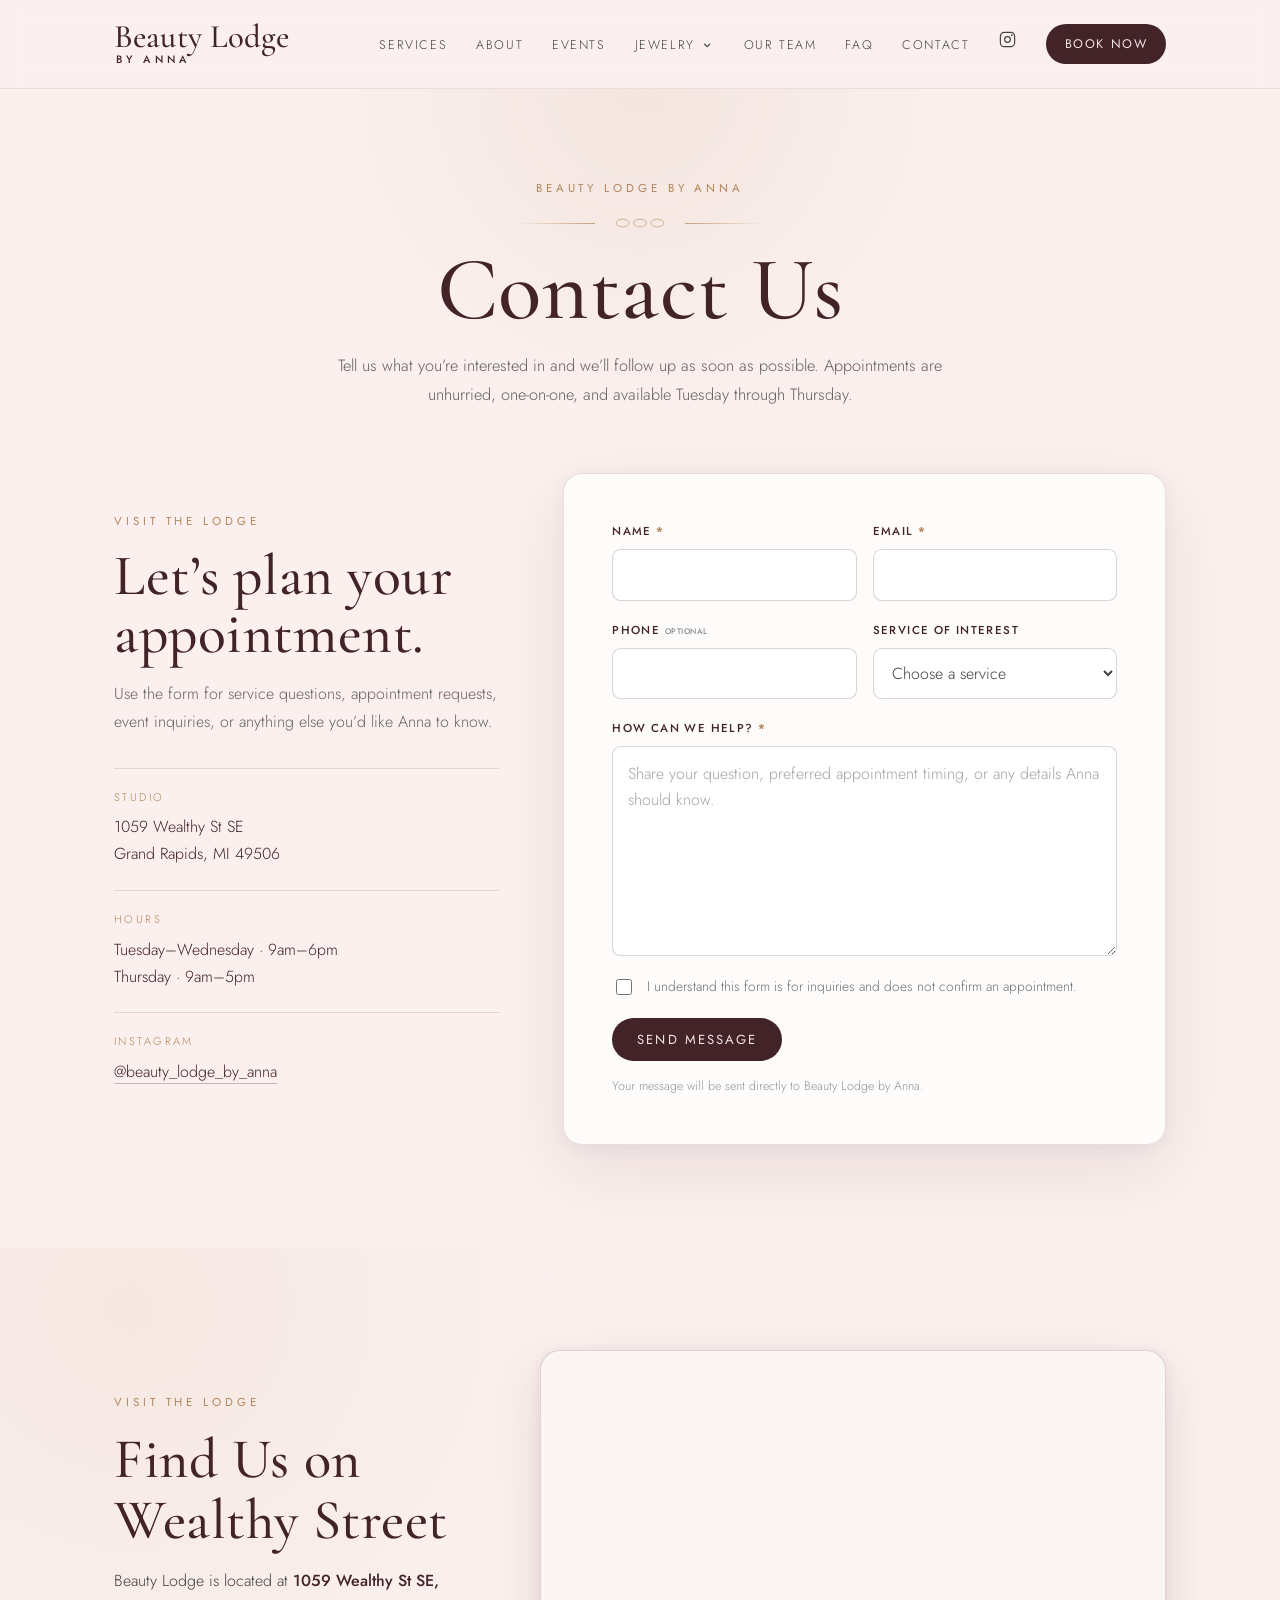
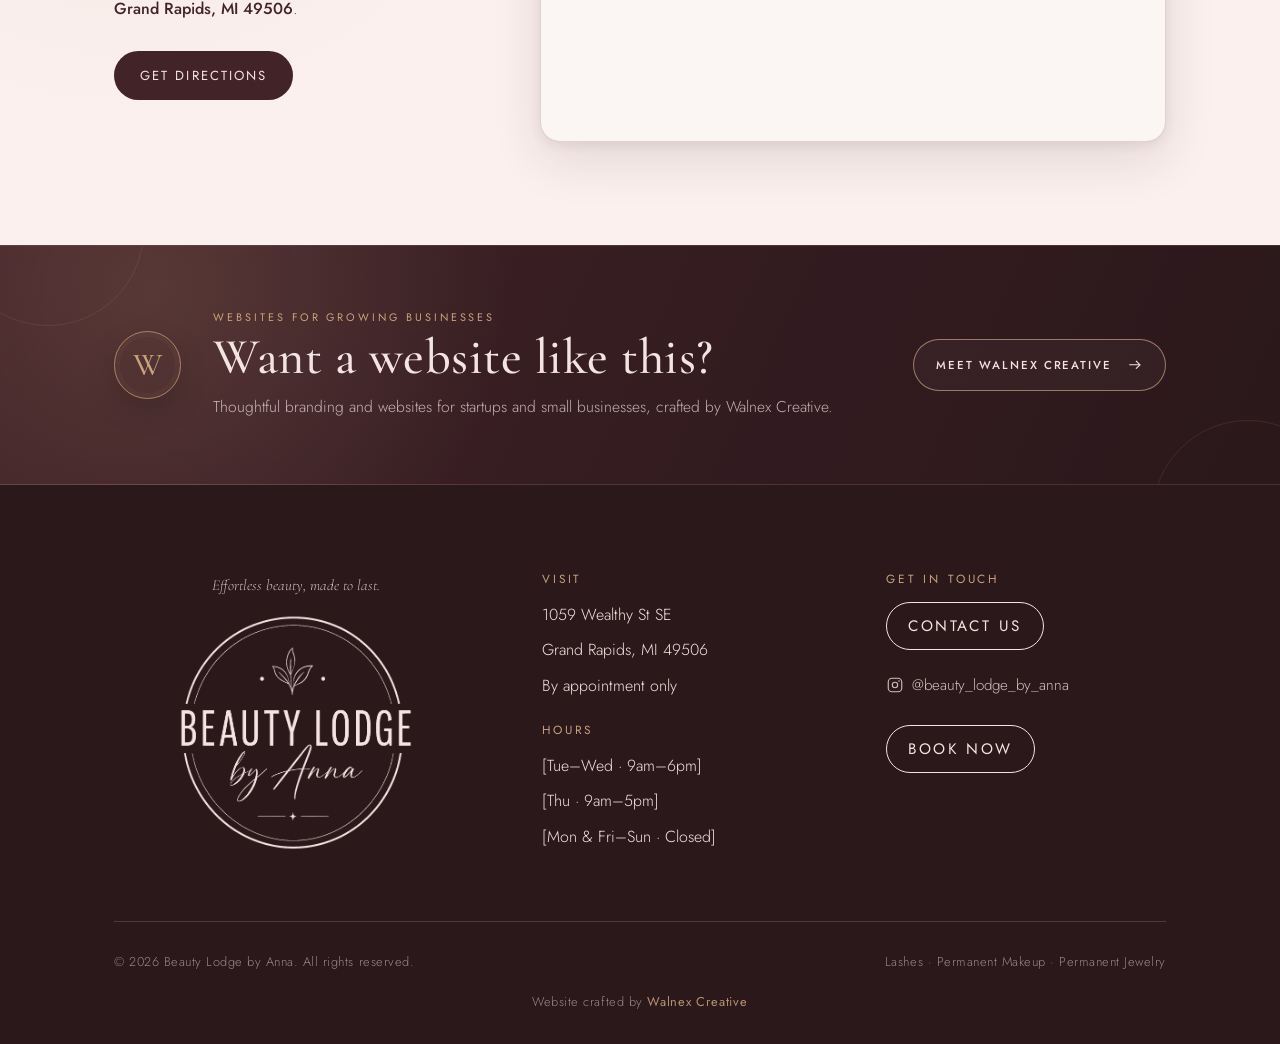
<file: contact.html>
<!DOCTYPE html>
<html lang="en">
<head>

  <!-- Google Tag Manager -->
  <script>
    (function(w,d,s,l,i){w[l]=w[l]||[];w[l].push({'gtm.start':
    new Date().getTime(),event:'gtm.js'});var f=d.getElementsByTagName(s)[0],
    j=d.createElement(s),dl=l!='dataLayer'?'&l='+l:'';j.async=true;j.src=
    'https://www.googletagmanager.com/gtm.js?id='+i+dl;f.parentNode.insertBefore(j,f);
    })(window,document,'script','dataLayer','GTM-KRRG2G3N');
  </script>
  <!-- End Google Tag Manager -->

<meta charset="UTF-8" />

  <meta
    name="viewport"
    content="width=device-width, initial-scale=1.0"
  />

  <title>Contact Beauty Lodge by Anna — Grand Rapids, Michigan</title>

  <meta name="description" content="Contact Beauty Lodge by Anna for lashes, permanent makeup, permanent jewelry, event inquiries, and appointment questions." />

  <link rel="preconnect" href="https://fonts.googleapis.com" />

  <link
    rel="preconnect"
    href="https://fonts.gstatic.com"
    crossorigin
  />

  <link
    href="https://fonts.googleapis.com/css2?family=Cormorant+Garamond:ital,wght@0,400;0,500;0,600;1,400;1,500&family=Jost:wght@300;400;500&display=swap"
    rel="stylesheet"
  />

  <link rel="stylesheet" href="styles.css?v=4.1.0" />

  <style>
    /* Team page spacing and photo balance */
    .team-hero {
      padding-top: clamp(2.25rem, 4vw, 3.25rem);
      padding-bottom: clamp(1.25rem, 2.5vw, 2rem);
    }

    .team-section {
      padding-top: clamp(0.75rem, 1.75vw, 1.5rem);
      padding-bottom: clamp(4rem, 7vw, 6rem);
    }

    .team-grid {
      gap: clamp(3.75rem, 7vw, 6rem);
    }

    .team-member {
      gap: clamp(2.25rem, 5vw, 4.5rem);
    }

    /* Lucy's source image is landscape, so give it a landscape frame. */
    .team-member-lucy .team-photo-wrapper {
      aspect-ratio: 4 / 3;
    }

    .team-photo-lucy {
      object-fit: cover;
      object-position: center 45%;
      padding: 0;
      background: none;
    }

    @media (max-width: 860px) {
      .team-hero {
        padding-top: 2.25rem;
        padding-bottom: 1.25rem;
      }

      .team-section {
        padding-top: 0.75rem;
      }

      .team-grid {
        gap: 4rem;
      }

      .team-member {
        gap: 2rem;
      }

      .team-member-lucy .team-photo-wrapper {
        aspect-ratio: 4 / 3;
      }
    }

    @media (max-width: 600px) {
      .team-hero {
        padding-top: 2rem;
        padding-bottom: 1rem;
      }

      .team-section {
        padding-top: 0.5rem;
      }

      .team-grid {
        gap: 3.5rem;
      }
    }
  </style>
</head>

<body>

  <!-- Google Tag Manager (noscript) -->
  <noscript>
    <iframe
      src="https://www.googletagmanager.com/ns.html?id=GTM-KRRG2G3N"
      height="0"
      width="0"
      style="display:none;visibility:hidden"
    ></iframe>
  </noscript>
  <!-- End Google Tag Manager (noscript) -->

<!-- ================= NAV ================= -->
  <header class="nav">
    <div class="nav-inner">
      <a href="index.html" class="brand brand-wordmark" aria-label="Beauty Lodge by Anna — home">
        <span class="brand-wordmark-name">Beauty Lodge</span>
        <span class="brand-wordmark-by">BY ANNA</span>
      </a>
      <button class="nav-toggle" type="button" aria-label="Menu" aria-expanded="false">
        <svg viewBox="0 0 24 24" fill="none" stroke="currentColor" stroke-width="1.5" aria-hidden="true"><path d="M3 6h18M3 12h18M3 18h18" /></svg>
      </button>
      <ul class="nav-links">
        <li><a href="index.html#services">Services</a></li>
        <li><a href="index.html#about">About</a></li>
        <li><a href="jewelry-events.html">Events</a></li>
        <li class="nav-dropdown">
          <button class="nav-dropdown-toggle" type="button" aria-expanded="false" aria-haspopup="true">
            <span>Jewelry</span>
            <svg class="nav-dropdown-chevron" viewBox="0 0 20 20" fill="none" stroke="currentColor" stroke-width="1.5" aria-hidden="true"><path d="m6 8 4 4 4-4" /></svg>
          </button>
          <ul class="nav-submenu" aria-label="Permanent Jewelry">
            <li><a href="jewelry.html">Overview</a></li>
            <li><a href="jewelry-collection.html">The Collection</a></li>
            <li><a href="jewelry-parties.html">Parties &amp; Private Events</a></li>
            <li><a href="jewelry-events.html">Pop-Ups &amp; Markets</a></li>
            <li><a href="jewelry-guide.html">Jewelry Guide</a></li>
          </ul>
        </li>
        <li><a href="team.html">Our Team</a></li>
        <li><a href="index.html#faq">FAQ</a></li>
        <li><a href="contact.html" aria-current="page">Contact</a></li>
        <li>
          <a class="nav-ig" data-ig aria-label="Instagram" href="#">
            <svg viewBox="0 0 24 24" fill="none" stroke="currentColor" stroke-width="1.5" aria-hidden="true">
              <rect x="3" y="3" width="18" height="18" rx="5" />
              <circle cx="12" cy="12" r="3.6" />
              <circle cx="17.4" cy="6.6" r="1.1" fill="currentColor" stroke="none" />
            </svg>
          </a>
        </li>
        <li><a class="btn btn-primary btn-sm" data-book href="#">Book Now</a></li>
      </ul>
    </div>
  </header>
  <main class="contact-page">

    <section class="contact-hero">
      <div class="wrap contact-hero-inner">

        <p class="eyebrow">Beauty Lodge by Anna</p>

        <div class="chain center" aria-hidden="true">
          <svg viewBox="0 0 90 24">
            <g fill="none" stroke="currentColor" stroke-width="1.4">
              <ellipse cx="18" cy="12" rx="10" ry="6" />
              <ellipse cx="45" cy="12" rx="10" ry="6" />
              <ellipse cx="72" cy="12" rx="10" ry="6" />
            </g>
          </svg>
        </div>

        <h1>Contact Us</h1>

        <p>
          Tell us what you’re interested in and we’ll follow up as soon as
          possible. Appointments are unhurried, one-on-one, and available
          Tuesday through Thursday.
        </p>

      </div>
    </section>

    <section class="contact-form-section">
      <div class="wrap contact-layout">

        <div class="contact-details reveal">

          <p class="eyebrow">Visit the Lodge</p>

          <h2>Let’s plan your appointment.</h2>

          <p>
            Use the form for service questions, appointment requests,
            event inquiries, or anything else you’d like Anna to know.
          </p>

          <dl class="contact-details-list">
            <div>
              <dt>Studio</dt>
              <dd>
                1059 Wealthy St SE<br />
                Grand Rapids, MI 49506
              </dd>
            </div>

            <div>
              <dt>Hours</dt>
              <dd>
                Tuesday–Wednesday · 9am–6pm<br />
                Thursday · 9am–5pm
              </dd>
            </div>

            <div>
              <dt>Instagram</dt>
              <dd>
                <a
                  href="https://www.instagram.com/beauty_lodge_by_anna/"
                  target="_blank"
                  rel="noopener noreferrer"
                >
                  @beauty_lodge_by_anna
                </a>
              </dd>
            </div>
          </dl>

        </div>

        <div class="contact-form-card reveal">

          <form
            class="contact-form"
            action="https://formsubmit.co/beautylodgebyanna@gmail.com"
            method="POST"
          >
            <input
              type="hidden"
              name="_subject"
              value="New Beauty Lodge website inquiry"
            />

            <input
              type="hidden"
              name="_template"
              value="table"
            />

            <input
              type="hidden"
              name="_next"
              value="https://www.beautylodgebyanna.com/contact-success.html"
            />

            <input
              type="hidden"
              name="_autoresponse"
              value="Thank you for contacting Beauty Lodge by Anna. We received your message and will follow up as soon as possible."
            />

            <input
              class="contact-honeypot"
              type="text"
              name="_honey"
              tabindex="-1"
              autocomplete="off"
              aria-hidden="true"
            />

            <div class="contact-field-row">

              <label class="contact-field">
                <span>Name <strong aria-hidden="true">*</strong></span>
                <input
                  type="text"
                  name="name"
                  autocomplete="name"
                  required
                />
              </label>

              <label class="contact-field">
                <span>Email <strong aria-hidden="true">*</strong></span>
                <input
                  type="email"
                  name="email"
                  autocomplete="email"
                  required
                />
              </label>

            </div>

            <div class="contact-field-row">

              <label class="contact-field">
                <span>Phone <small>optional</small></span>
                <input
                  type="tel"
                  name="phone"
                  autocomplete="tel"
                />
              </label>

              <label class="contact-field">
                <span>Service of interest</span>
                <select name="service">
                  <option value="">Choose a service</option>
                  <option>Lash Extensions</option>
                  <option>Lash Lift &amp; Tint</option>
                  <option>Brow Tint &amp; Tweeze</option>
                  <option>Lash Removal</option>
                  <option>Permanent Makeup</option>
                  <option>Permanent Jewelry</option>
                  <option>Permanent Jewelry Party / Pop-Up</option>
                  <option>Event or Group Booking</option>
                  <option>Other</option>
                </select>
              </label>

            </div>

            <label class="contact-field">
              <span>How can we help? <strong aria-hidden="true">*</strong></span>
              <textarea
                name="message"
                rows="7"
                required
                placeholder="Share your question, preferred appointment timing, or any details Anna should know."
              ></textarea>
            </label>

            <label class="contact-consent">
              <input type="checkbox" name="consent" value="Yes" required />
              <span>
                I understand this form is for inquiries and does not confirm an
                appointment.
              </span>
            </label>

            <button class="btn btn-primary contact-submit" type="submit">
              Send Message
            </button>

            <p class="contact-form-note">
              Your message will be sent directly to Beauty Lodge by Anna.
            </p>

          </form>

        </div>

      </div>
    </section>

  </main>



  <!-- ================= LOCATION ================= -->
  <section class="location-section" aria-labelledby="location-title">
    <div class="wrap location-grid">

      <div class="location-copy reveal">
        <p class="eyebrow">Visit the Lodge</p>
        <h2 id="location-title">Find Us on Wealthy Street</h2>
        <p>
          Beauty Lodge is located at
          <strong>1059 Wealthy St SE, Grand Rapids, MI 49506</strong>.
        </p>

        <a
          class="btn btn-primary"
          href="https://www.google.com/maps/dir/?api=1&destination=1059%20Wealthy%20St%20SE%2C%20Grand%20Rapids%2C%20MI%2049506"
          target="_blank"
          rel="noopener"
        >
          Get Directions
        </a>
      </div>

      <div class="location-map reveal">
        <iframe
          title="Map showing Beauty Lodge by Anna at 1059 Wealthy St SE, Grand Rapids, MI 49506"
          src="https://www.google.com/maps?q=1059+Wealthy+St+SE,+Grand+Rapids,+MI+49506&output=embed"
          loading="lazy"
          referrerpolicy="no-referrer-when-downgrade"
          allowfullscreen
        ></iframe>
      </div>

    </div>
  </section>


  <!-- ================= WALNEX CREATIVE ================= -->
  <section class="walnex-promo" aria-labelledby="walnex-promo-title">
    <div class="wrap walnex-promo-inner">

      <div class="walnex-promo-copy">
        <div class="walnex-promo-brand" aria-hidden="true">
          <span>W</span>
        </div>

        <div>
          <p class="walnex-promo-eyebrow">Websites for growing businesses</p>

          <h2 id="walnex-promo-title">
            Want a website like this?
          </h2>

          <p>
            Thoughtful branding and websites for startups and small businesses,
            crafted by Walnex Creative.
          </p>
        </div>
      </div>

      <a
        class="walnex-promo-cta"
        href="https://www.walnexcreative.com"
        target="_blank"
        rel="noopener noreferrer"
        aria-label="Visit Walnex Creative in a new tab"
      >
        <span>Meet Walnex Creative</span>

        <svg
          viewBox="0 0 24 24"
          fill="none"
          stroke="currentColor"
          stroke-width="1.5"
          stroke-linecap="round"
          stroke-linejoin="round"
          aria-hidden="true"
        >
          <path d="M5 12h14" />
          <path d="m14 7 5 5-5 5" />
        </svg>
      </a>

    </div>
  </section>

  <!-- ================= CONTACT / FOOTER ================= -->
  <footer
    class="footer"
    id="contact"
  >
    <div class="wrap">

      <div class="footer-grid">

        <div>

          <p class="footer-tag">
            Effortless beauty, made to last.
          </p>

          <img
            class="flogo beauty-lodge-footer-logo"
            src="assets/logo-beauty-lodge-transparent.png"
            alt="Beauty Lodge by Anna"
          />

        </div>


        <div>

          <h4>Visit</h4>

          <ul>
            <li>1059 Wealthy St SE</li>
            <li>Grand Rapids, MI 49506</li>
            <li>By appointment only</li>
          </ul>

          <h4 style="margin-top: 1.6rem;">
            Hours
          </h4>

          <ul>
            <li>[Tue–Wed · 9am–6pm]</li>
            <li>[Thu · 9am–5pm]</li>
            <li>[Mon &amp; Fri–Sun · Closed]</li>
          </ul>

        </div>


        <div>

          <h4>Get in touch</h4>

          <ul>

            <li class="footer-contact-action">
              <a class="btn btn-light btn-sm" href="contact.html">
                Contact Us
              </a>
            </li>

            <li>
              <a
                class="footer-ig"
                data-ig
                href="#"
              >
                <svg
                  viewBox="0 0 24 24"
                  fill="none"
                  stroke="currentColor"
                  stroke-width="1.5"
                  aria-hidden="true"
                >
                  <rect
                    x="3"
                    y="3"
                    width="18"
                    height="18"
                    rx="5"
                  />

                  <circle
                    cx="12"
                    cy="12"
                    r="3.6"
                  />

                  <circle
                    cx="17.4"
                    cy="6.6"
                    r="1.1"
                    fill="currentColor"
                    stroke="none"
                  />
                </svg>

                @beauty_lodge_by_anna
              </a>
            </li>

          </ul>

          <p style="margin-top: 1.4rem;">
            <a
              class="btn btn-light btn-sm"
              data-book
              href="#"
            >
              Book Now
            </a>
          </p>

        </div>

      </div>


      <div class="footer-bottom">

        <small>
          © <span id="yr"></span>
          Beauty Lodge by Anna. All rights reserved.
        </small>

        <small>
          Lashes · Permanent Makeup · Permanent Jewelry
        </small>

        <small class="walnex-footer-credit">
          Website crafted by
          <a
            href="https://www.walnexcreative.com"
            target="_blank"
            rel="noopener noreferrer"
          >
            Walnex Creative
          </a>
        </small>

      </div>

    </div>
  </footer>


  <script src="script.js?v=4.1.0"></script>

  <script>
    const year = document.getElementById("yr");

    if (year) {
      year.textContent = new Date().getFullYear();
    }
  </script>

</body>
</html>
</file>
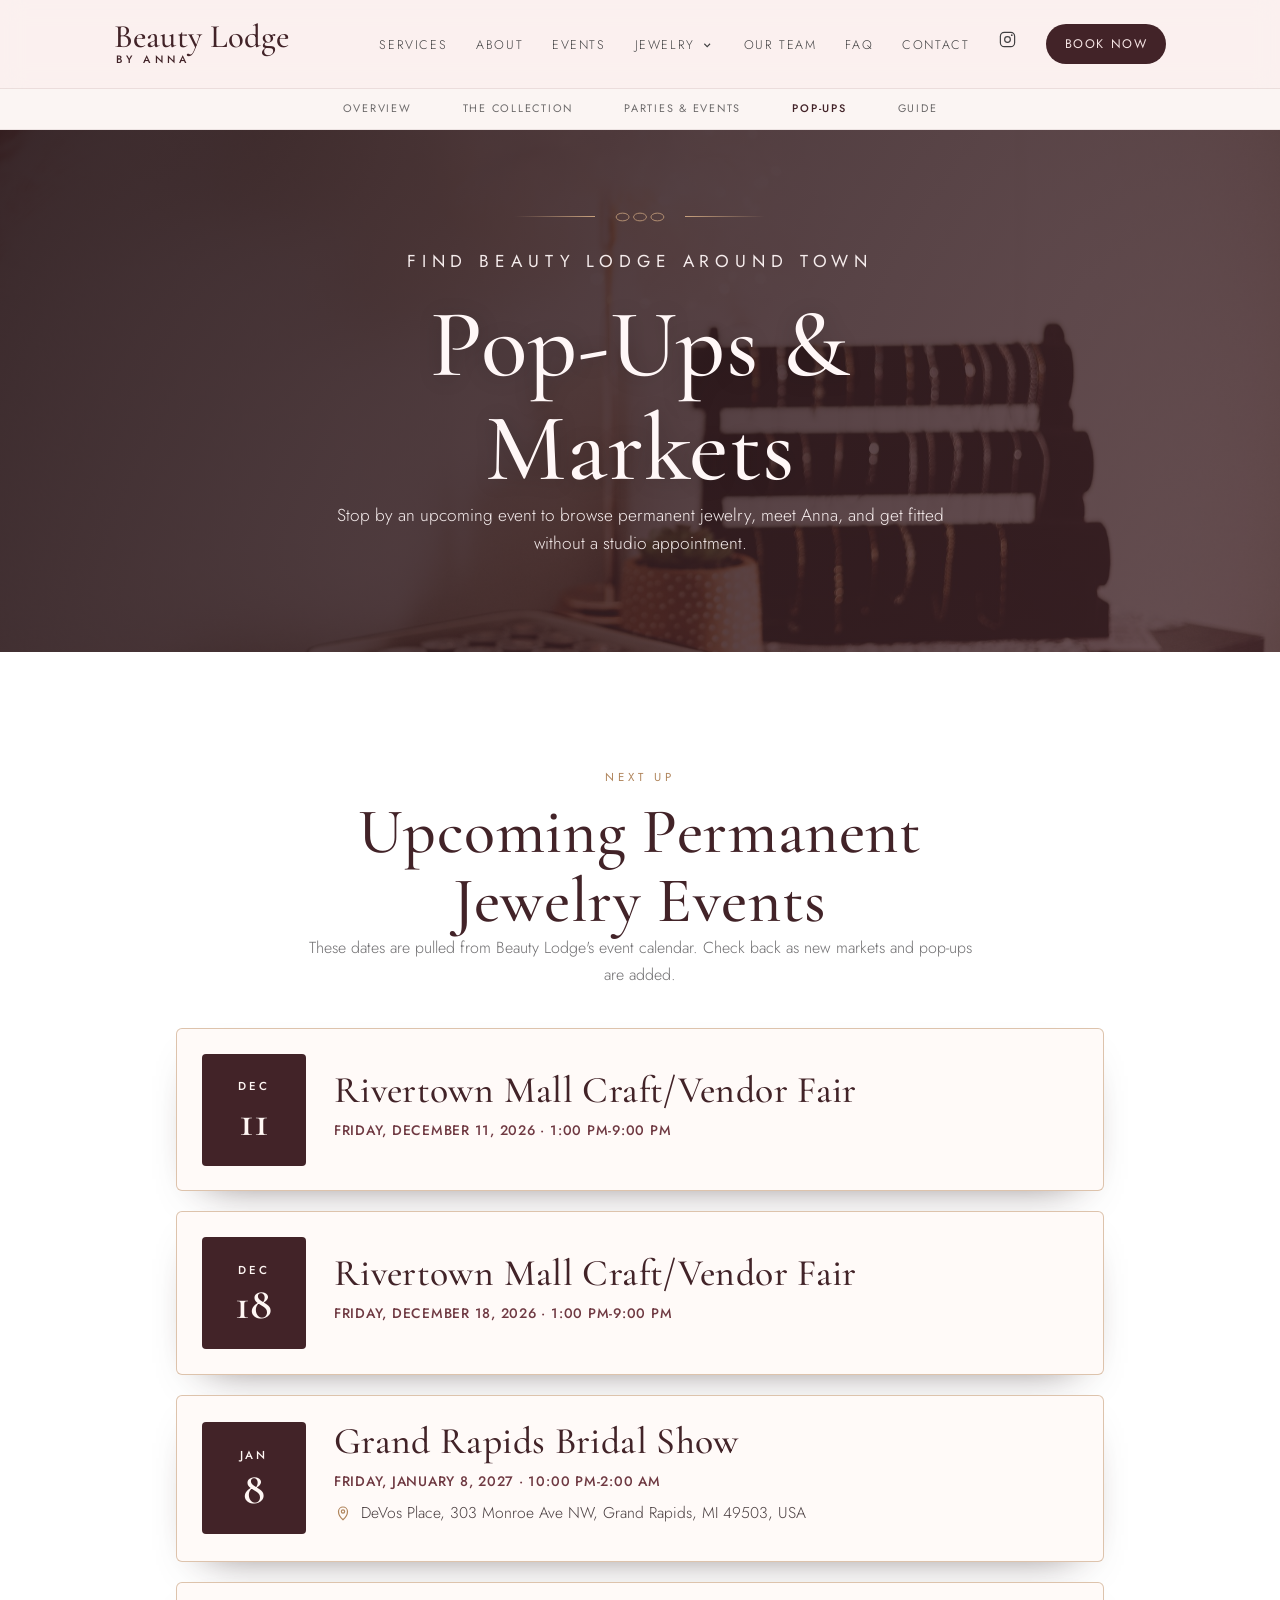
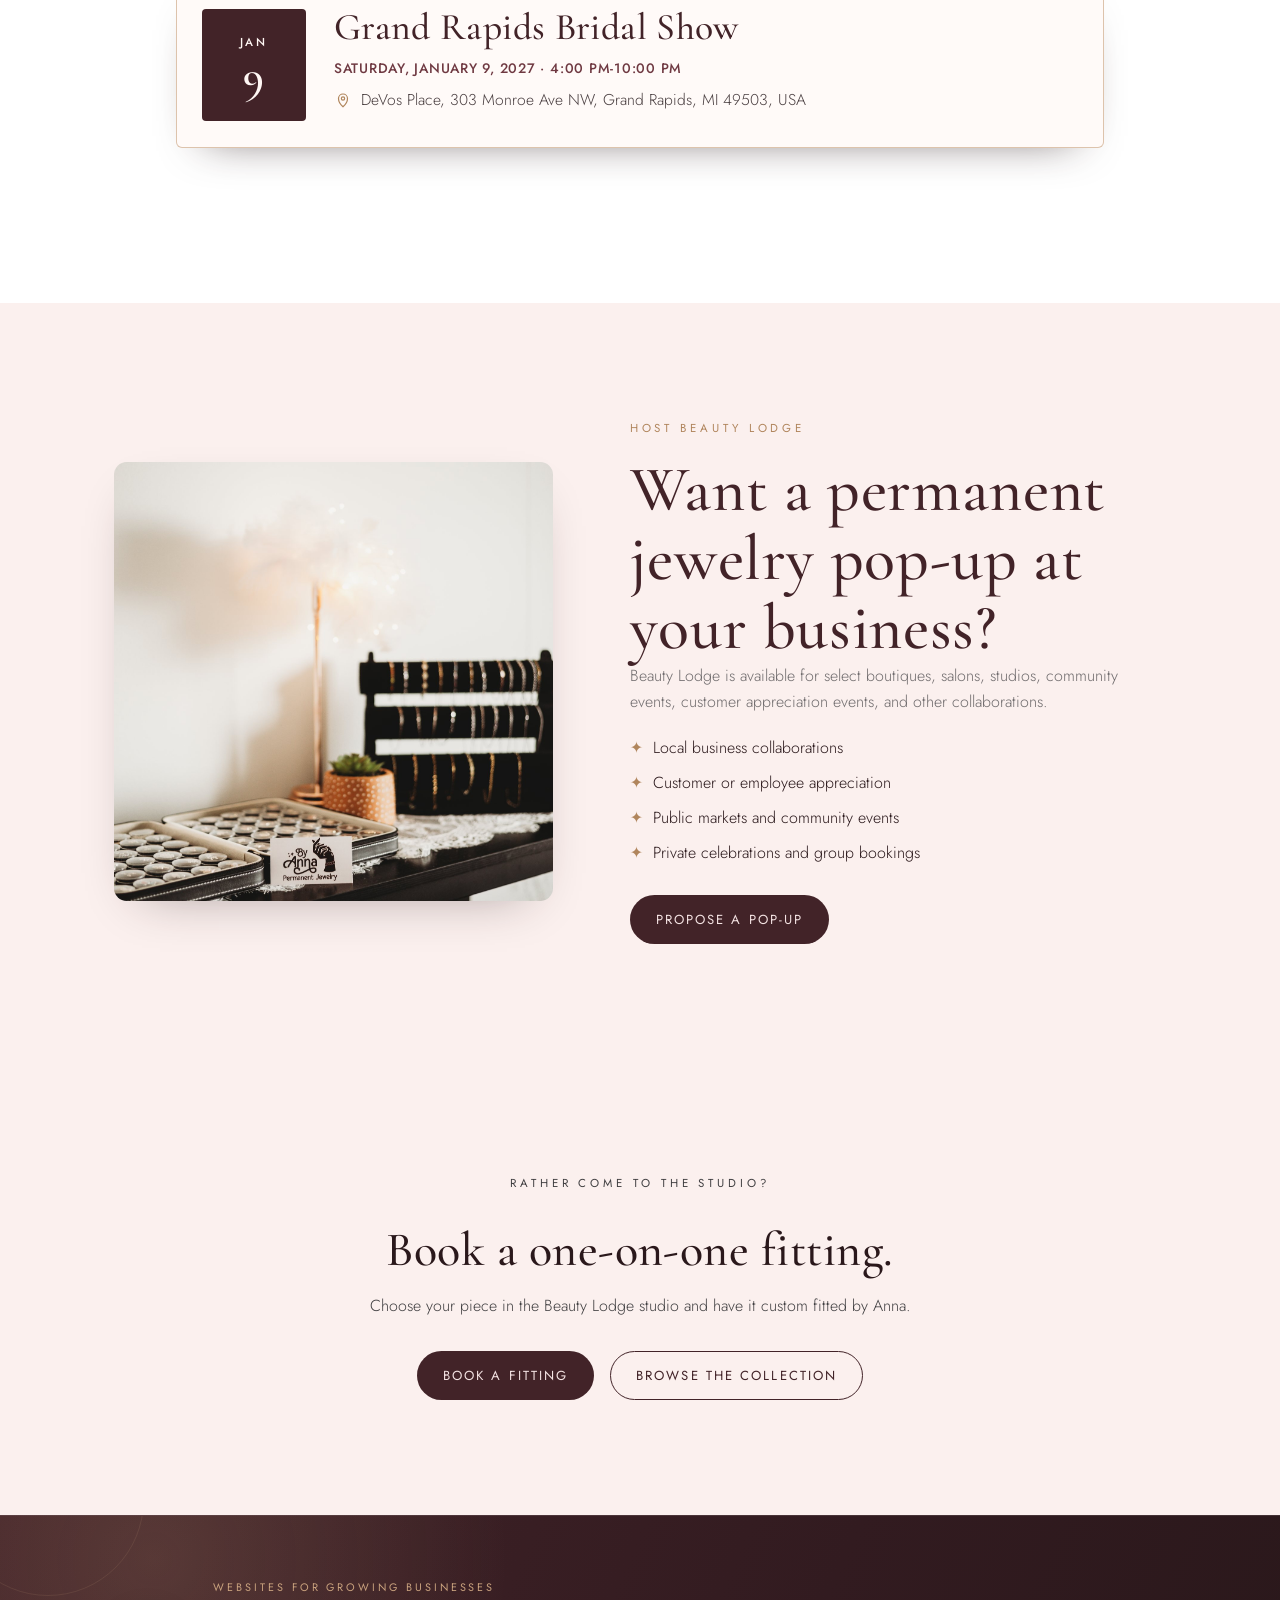
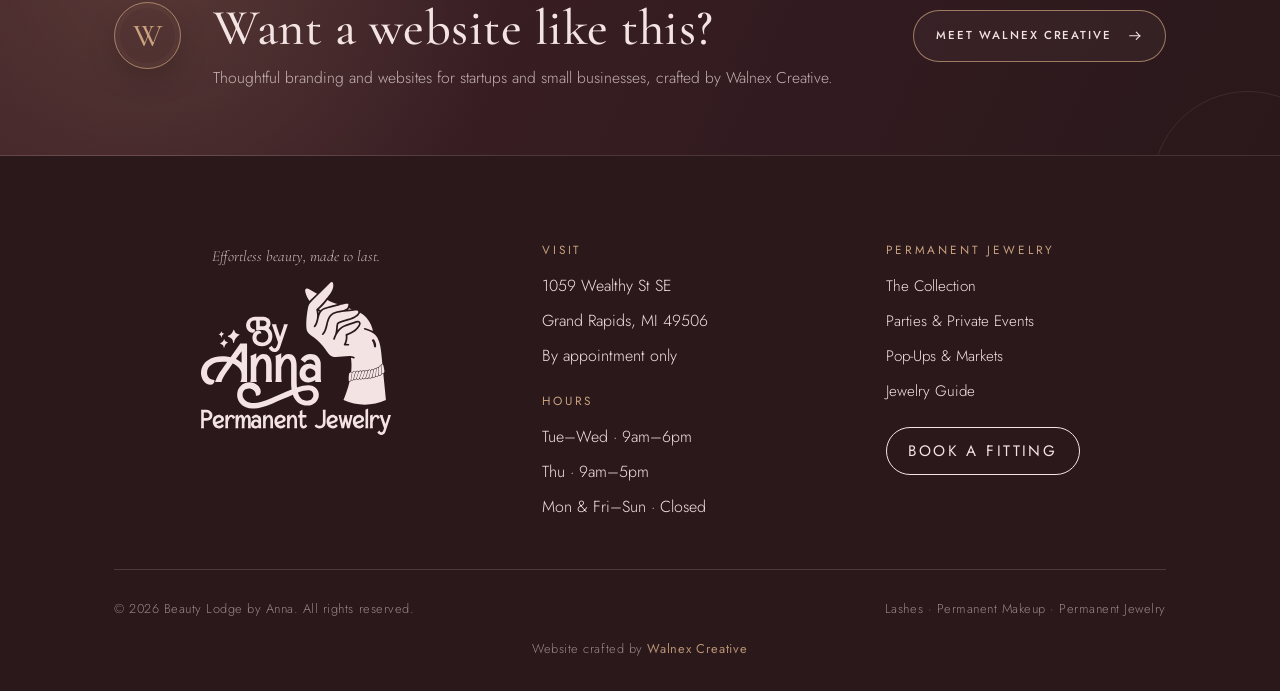
<file: jewelry-events.html>
<!DOCTYPE html>
<html lang="en">
<head>
  <!-- Google Tag Manager -->
  <script>(function(w,d,s,l,i){w[l]=w[l]||[];w[l].push({'gtm.start':new Date().getTime(),event:'gtm.js'});var f=d.getElementsByTagName(s)[0],j=d.createElement(s),dl=l!='dataLayer'?'&l='+l:'';j.async=true;j.src='https://www.googletagmanager.com/gtm.js?id='+i+dl;f.parentNode.insertBefore(j,f);})(window,document,'script','dataLayer','GTM-KRRG2G3N');</script>
  <!-- End Google Tag Manager -->
  <meta charset="UTF-8" />
  <meta name="viewport" content="width=device-width, initial-scale=1.0" />
  <title>Permanent Jewelry Pop-Ups & Events — Beauty Lodge by Anna</title>
  <meta name="description" content="Find upcoming Beauty Lodge by Anna permanent jewelry pop-ups, markets, and events around Grand Rapids and West Michigan." />
  <link rel="preconnect" href="https://fonts.googleapis.com" />
  <link rel="preconnect" href="https://fonts.gstatic.com" crossorigin />
  <link href="https://fonts.googleapis.com/css2?family=Cormorant+Garamond:ital,wght@0,400;0,500;0,600;1,400;1,500&family=Jost:wght@300;400;500&display=swap" rel="stylesheet" />
  <link rel="stylesheet" href="styles.css?v=4.1.0" />
</head>
<body>
  <noscript><iframe src="https://www.googletagmanager.com/ns.html?id=GTM-KRRG2G3N" height="0" width="0" style="display:none;visibility:hidden"></iframe></noscript>
<header class="nav">
    <div class="nav-inner">
      <a href="index.html" class="brand brand-wordmark" aria-label="Beauty Lodge by Anna — home">
        <span class="brand-wordmark-name">Beauty Lodge</span>
        <span class="brand-wordmark-by">BY ANNA</span>
      </a>
      <button class="nav-toggle" type="button" aria-label="Menu" aria-expanded="false">
        <svg viewBox="0 0 24 24" fill="none" stroke="currentColor" stroke-width="1.5" aria-hidden="true"><path d="M3 6h18M3 12h18M3 18h18" /></svg>
      </button>
      <ul class="nav-links">
        <li><a href="index.html#services">Services</a></li>
        <li><a href="index.html#about">About</a></li>
        <li><a href="jewelry-events.html" aria-current="page">Events</a></li>
        <li class="nav-dropdown">
          <button class="nav-dropdown-toggle" type="button" aria-expanded="false" aria-haspopup="true">
            <span>Jewelry</span>
            <svg class="nav-dropdown-chevron" viewBox="0 0 20 20" fill="none" stroke="currentColor" stroke-width="1.5" aria-hidden="true"><path d="m6 8 4 4 4-4" /></svg>
          </button>
          <ul class="nav-submenu" aria-label="Permanent Jewelry">
            <li><a href="jewelry.html">Overview</a></li>
            <li><a href="jewelry-collection.html">The Collection</a></li>
            <li><a href="jewelry-parties.html">Parties &amp; Private Events</a></li>
            <li><a href="jewelry-events.html" aria-current="page">Pop-Ups &amp; Markets</a></li>
            <li><a href="jewelry-guide.html">Jewelry Guide</a></li>
          </ul>
        </li>
        <li><a href="team.html">Our Team</a></li>
        <li><a href="index.html#faq">FAQ</a></li>
        <li><a href="contact.html">Contact</a></li>
        <li>
          <a class="nav-ig" data-ig aria-label="Instagram" href="#">
            <svg viewBox="0 0 24 24" fill="none" stroke="currentColor" stroke-width="1.5" aria-hidden="true">
              <rect x="3" y="3" width="18" height="18" rx="5" />
              <circle cx="12" cy="12" r="3.6" />
              <circle cx="17.4" cy="6.6" r="1.1" fill="currentColor" stroke="none" />
            </svg>
          </a>
        </li>
        <li><a class="btn btn-primary btn-sm" data-book href="#">Book Now</a></li>
      </ul>
    </div>
  </header>
<nav class="jewelry-subnav" aria-label="Permanent Jewelry navigation">
    <div class="wrap jewelry-subnav-inner">
      <a href="jewelry.html">Overview</a>
      <a href="jewelry-collection.html">The Collection</a>
      <a href="jewelry-parties.html">Parties &amp; Events</a>
      <a href="jewelry-events.html">Pop-Ups</a>
      <a href="jewelry-guide.html">Guide</a>
    </div>
  </nav>
<main class="jewelry-site">
  <section class="events jewelry-events-hero">
    <img class="events-bg" src="assets/pj/events-setup.jpg" alt="" />
    <div class="wrap events-inner reveal">
      <div class="chain center" aria-hidden="true"><svg viewBox="0 0 90 24"><g fill="none" stroke="currentColor" stroke-width="1.4"><ellipse cx="18" cy="12" rx="10" ry="6"/><ellipse cx="45" cy="12" rx="10" ry="6"/><ellipse cx="72" cy="12" rx="10" ry="6"/></g></svg></div>
      <p class="eyebrow jewelry-light-eyebrow">Find Beauty Lodge Around Town</p>
      <h1>Pop-Ups &amp; Markets</h1>
      <p>Stop by an upcoming event to browse permanent jewelry, meet Anna, and get fitted without a studio appointment.</p>
    </div>
  </section>

  <section class="section public-events-section">
    <div class="wrap">
      <div class="popups reveal">
        <div class="popups-heading">
          <p class="eyebrow">Next Up</p>
          <h2>Upcoming Permanent Jewelry Events</h2>
          <p>These dates are pulled from Beauty Lodge's event calendar. Check back as new markets and pop-ups are added.</p>
        </div>
        <div class="popup-grid" id="popup-events" aria-live="polite"><p class="popup-status">Loading upcoming events...</p></div>
      </div>
    </div>
  </section>

  <section class="section event-host-section">
    <div class="wrap event-host-grid reveal">
      <figure><img src="assets/pj/hero.jpg" alt="Beauty Lodge permanent jewelry display ready for an event" /></figure>
      <div><p class="eyebrow">Host Beauty Lodge</p><h2>Want a permanent jewelry pop-up at your business?</h2><p>Beauty Lodge is available for select boutiques, salons, studios, community events, customer appreciation events, and other collaborations.</p><ul class="event-host-list"><li>Local business collaborations</li><li>Customer or employee appreciation</li><li>Public markets and community events</li><li>Private celebrations and group bookings</li></ul><a class="btn btn-primary" href="jewelry-parties.html#event-inquiry">Propose a Pop-Up</a></div>
    </div>
  </section>

  <section class="section jcta"><div class="wrap reveal"><p class="eyebrow">Rather Come to the Studio?</p><h2>Book a one-on-one fitting.</h2><p>Choose your piece in the Beauty Lodge studio and have it custom fitted by Anna.</p><div class="hero-cta" style="justify-content:center;"><a class="btn btn-primary" data-book data-book-service="Permanent Jewelry Fitting" href="#">Book a Fitting</a><a class="btn btn-ghost" href="jewelry-collection.html">Browse the Collection</a></div></div></section>
</main>
<section class="walnex-promo" aria-labelledby="walnex-promo-title">
    <div class="wrap walnex-promo-inner">
      <div class="walnex-promo-copy">
        <div class="walnex-promo-brand" aria-hidden="true"><span>W</span></div>
        <div>
          <p class="walnex-promo-eyebrow">Websites for growing businesses</p>
          <h2 id="walnex-promo-title">Want a website like this?</h2>
          <p>Thoughtful branding and websites for startups and small businesses, crafted by Walnex Creative.</p>
        </div>
      </div>
      <a class="walnex-promo-cta" href="https://www.walnexcreative.com" target="_blank" rel="noopener noreferrer" aria-label="Visit Walnex Creative in a new tab">
        <span>Meet Walnex Creative</span>
        <svg viewBox="0 0 24 24" fill="none" stroke="currentColor" stroke-width="1.5" stroke-linecap="round" stroke-linejoin="round" aria-hidden="true"><path d="M5 12h14"/><path d="m14 7 5 5-5 5"/></svg>
      </a>
    </div>
  </section>
<footer class="footer" id="contact">
    <div class="wrap">
      <div class="footer-grid">
        <div>
          <p class="footer-tag">Effortless beauty, made to last.</p>
          <img class="flogo" src="assets/logo-pink.svg" alt="Permanent Jewelry by Anna" />
        </div>
        <div>
          <h4>Visit</h4>
          <ul><li>1059 Wealthy St SE</li><li>Grand Rapids, MI 49506</li><li>By appointment only</li></ul>
          <h4 style="margin-top:1.6rem;">Hours</h4>
          <ul><li>Tue–Wed · 9am–6pm</li><li>Thu · 9am–5pm</li><li>Mon &amp; Fri–Sun · Closed</li></ul>
        </div>
        <div>
          <h4>Permanent Jewelry</h4>
          <ul class="footer-jewelry-links">
            <li><a href="jewelry-collection.html">The Collection</a></li>
            <li><a href="jewelry-parties.html">Parties &amp; Private Events</a></li>
            <li><a href="jewelry-events.html">Pop-Ups &amp; Markets</a></li>
            <li><a href="jewelry-guide.html">Jewelry Guide</a></li>
          </ul>
          <p style="margin-top:1.4rem;"><a class="btn btn-light btn-sm" data-book data-book-service="Permanent Jewelry Fitting" href="#">Book a Fitting</a></p>
        </div>
      </div>
      <div class="footer-bottom">
        <small>© <span id="yr"></span> Beauty Lodge by Anna. All rights reserved.</small>
        <small>Lashes · Permanent Makeup · Permanent Jewelry</small>
        <small class="walnex-footer-credit">Website crafted by <a href="https://www.walnexcreative.com" target="_blank" rel="noopener noreferrer">Walnex Creative</a></small>
      </div>
    </div>
  </footer>
<script src="script.js?v=4.1.0"></script>
  <script>const year = document.getElementById("yr"); if (year) year.textContent = new Date().getFullYear();</script>
</body></html>
</file>
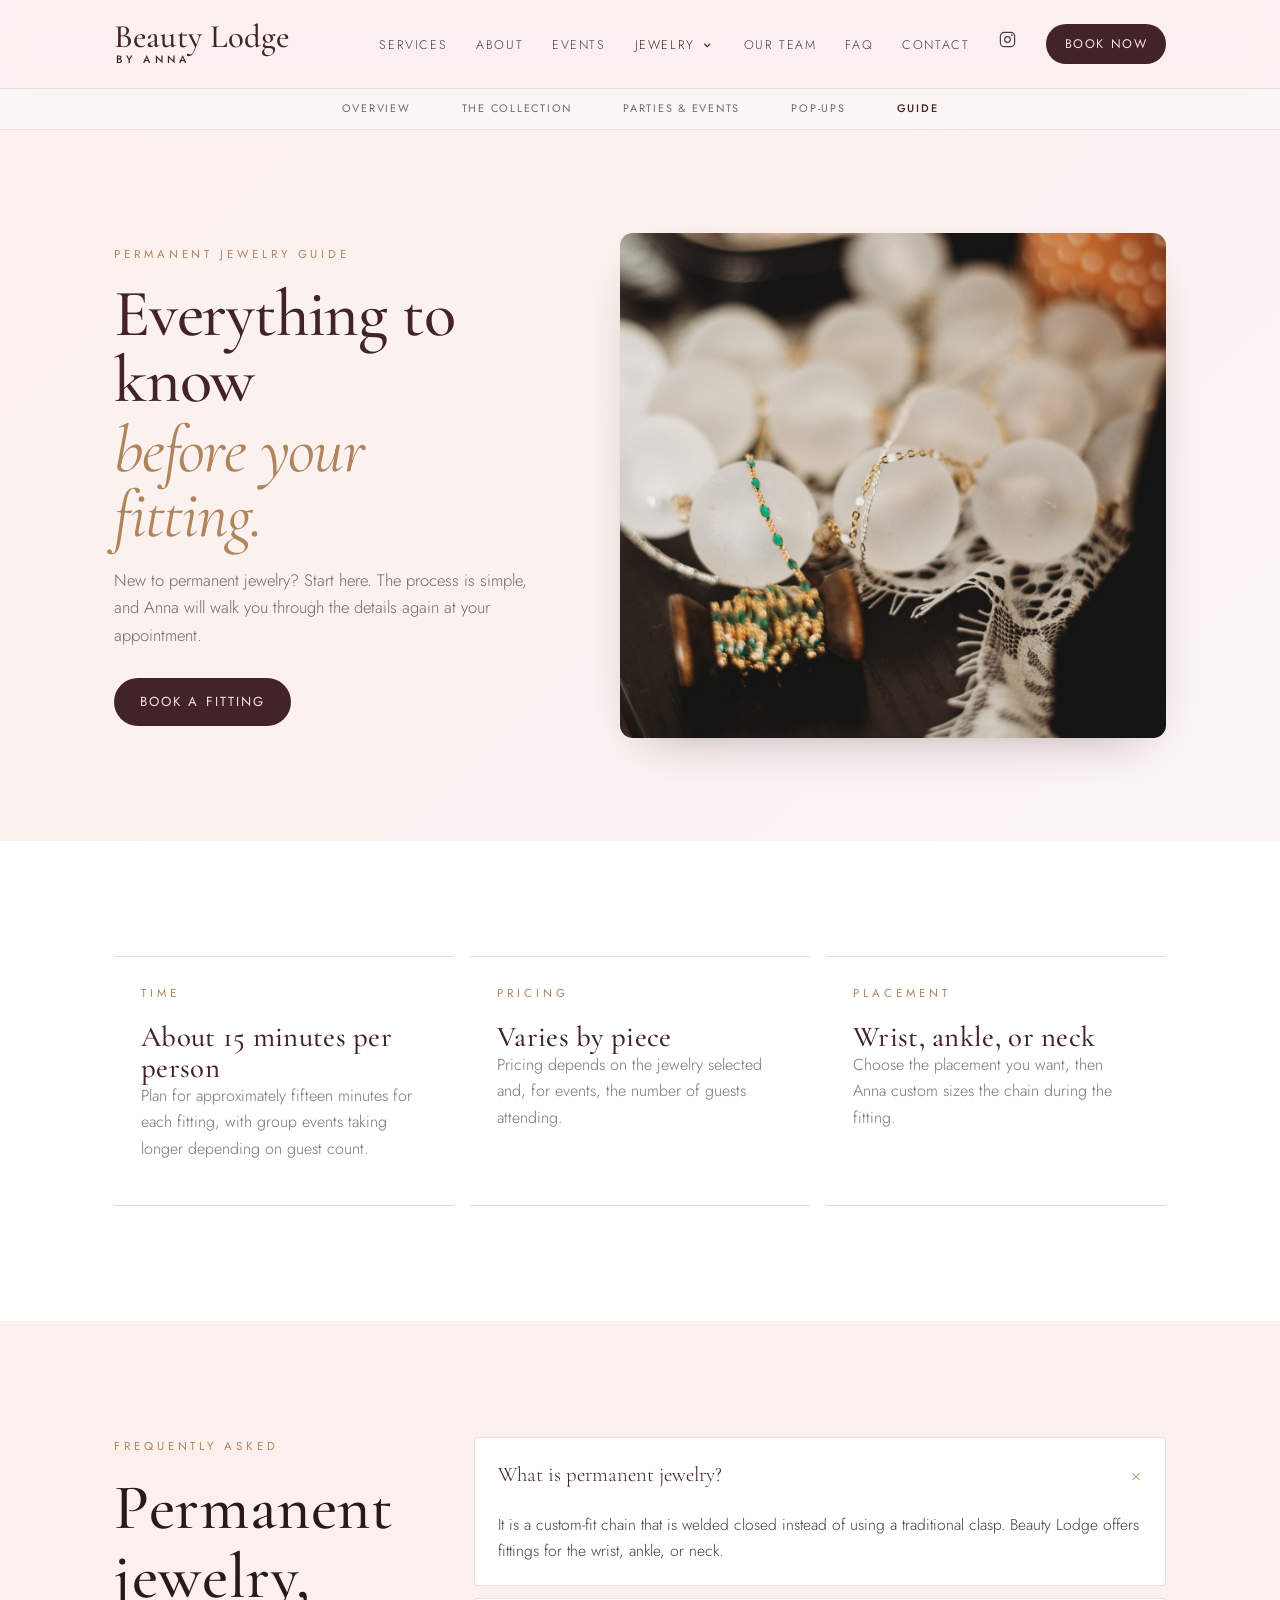
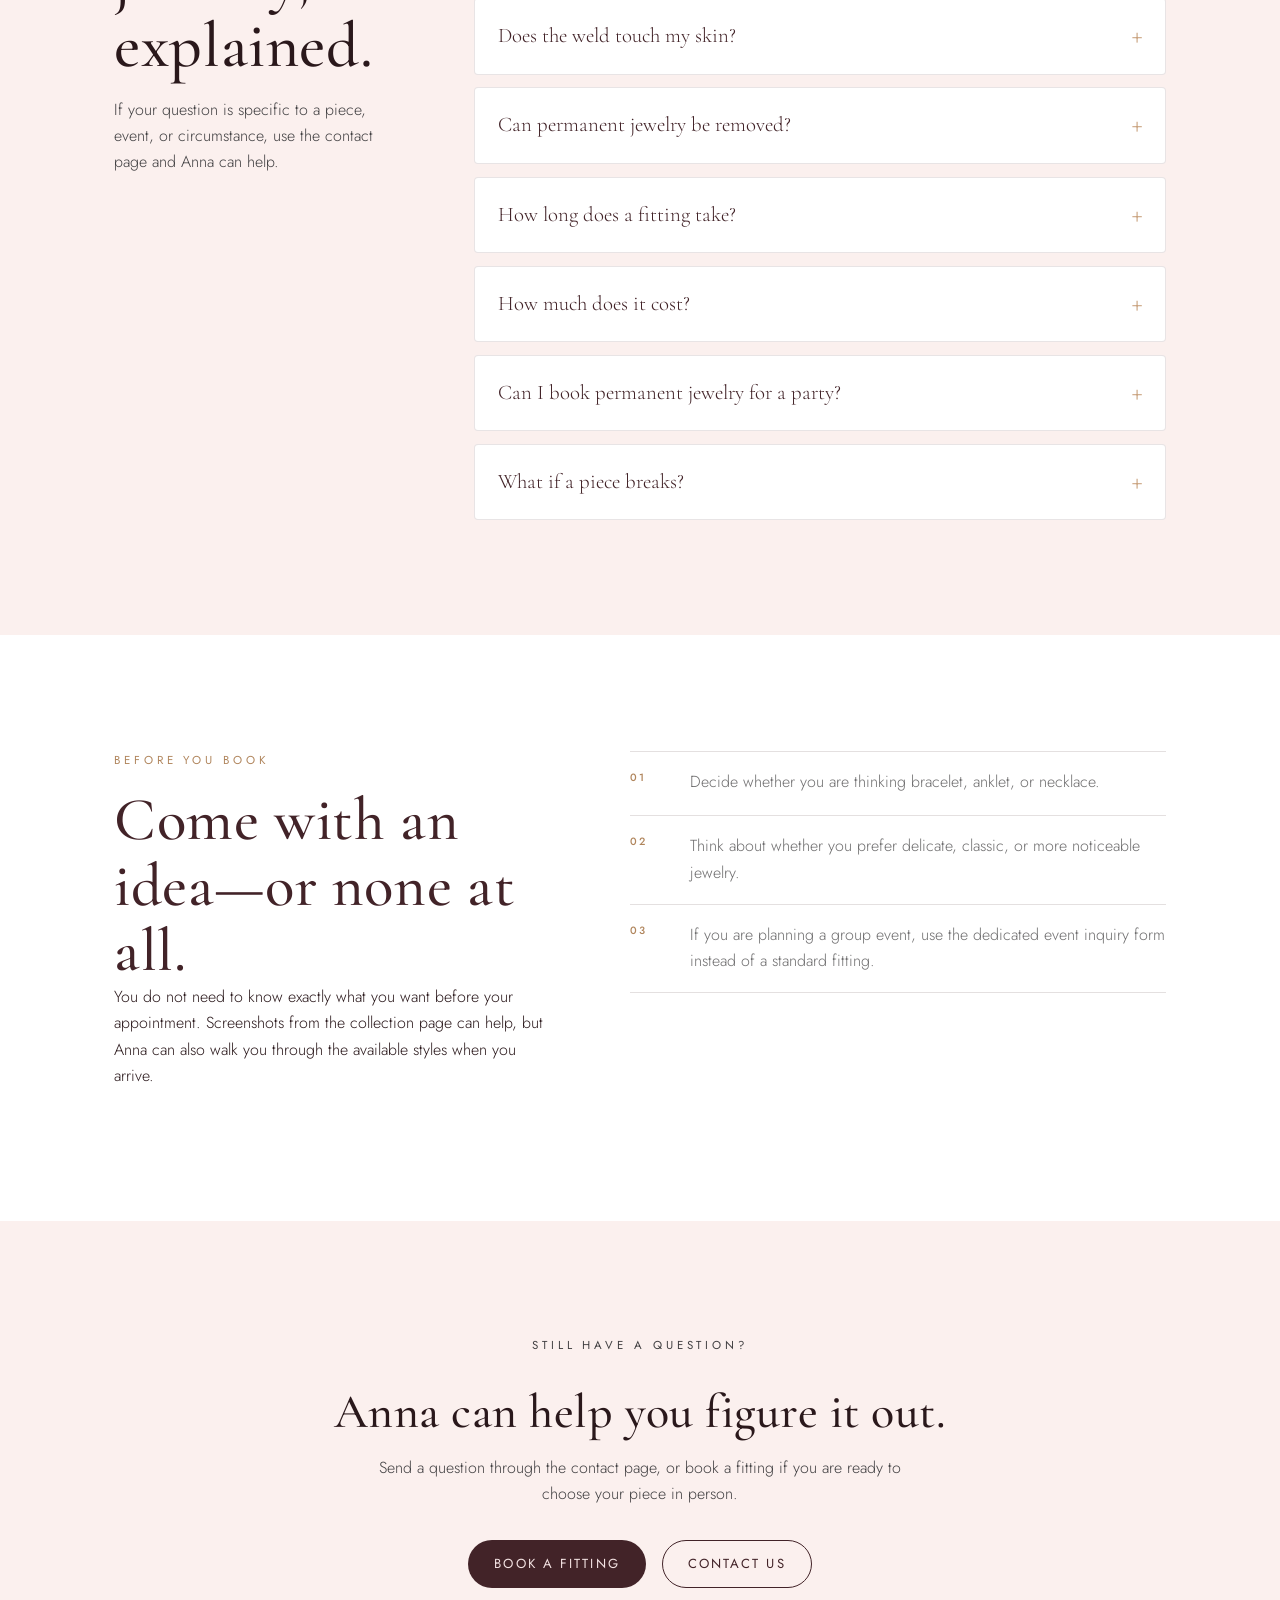
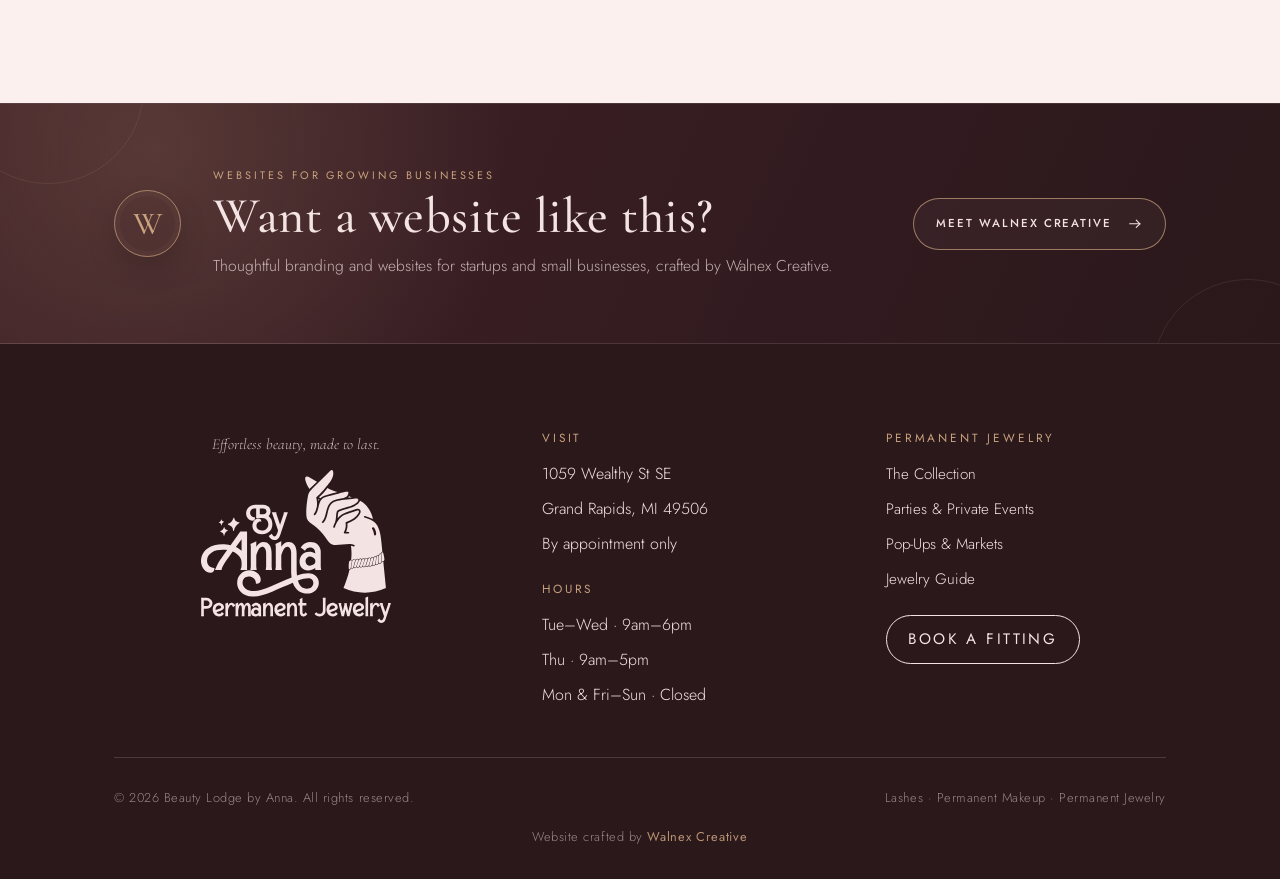
<file: jewelry-guide.html>
<!DOCTYPE html>
<html lang="en">
<head>
  <!-- Google Tag Manager -->
  <script>(function(w,d,s,l,i){w[l]=w[l]||[];w[l].push({'gtm.start':new Date().getTime(),event:'gtm.js'});var f=d.getElementsByTagName(s)[0],j=d.createElement(s),dl=l!='dataLayer'?'&l='+l:'';j.async=true;j.src='https://www.googletagmanager.com/gtm.js?id='+i+dl;f.parentNode.insertBefore(j,f);})(window,document,'script','dataLayer','GTM-KRRG2G3N');</script>
  <!-- End Google Tag Manager -->
  <meta charset="UTF-8" />
  <meta name="viewport" content="width=device-width, initial-scale=1.0" />
  <title>Permanent Jewelry Guide & FAQ — Beauty Lodge by Anna</title>
  <meta name="description" content="Permanent jewelry questions answered by Beauty Lodge by Anna: fittings, removal, timing, pricing, parties, and what to expect." />
  <link rel="preconnect" href="https://fonts.googleapis.com" />
  <link rel="preconnect" href="https://fonts.gstatic.com" crossorigin />
  <link href="https://fonts.googleapis.com/css2?family=Cormorant+Garamond:ital,wght@0,400;0,500;0,600;1,400;1,500&family=Jost:wght@300;400;500&display=swap" rel="stylesheet" />
  <link rel="stylesheet" href="styles.css?v=4.1.0" />
</head>
<body>
  <noscript><iframe src="https://www.googletagmanager.com/ns.html?id=GTM-KRRG2G3N" height="0" width="0" style="display:none;visibility:hidden"></iframe></noscript>
<header class="nav">
    <div class="nav-inner">
      <a href="index.html" class="brand brand-wordmark" aria-label="Beauty Lodge by Anna — home">
        <span class="brand-wordmark-name">Beauty Lodge</span>
        <span class="brand-wordmark-by">BY ANNA</span>
      </a>
      <button class="nav-toggle" type="button" aria-label="Menu" aria-expanded="false">
        <svg viewBox="0 0 24 24" fill="none" stroke="currentColor" stroke-width="1.5" aria-hidden="true"><path d="M3 6h18M3 12h18M3 18h18" /></svg>
      </button>
      <ul class="nav-links">
        <li><a href="index.html#services">Services</a></li>
        <li><a href="index.html#about">About</a></li>
        <li><a href="jewelry-events.html">Events</a></li>
        <li class="nav-dropdown">
          <button class="nav-dropdown-toggle is-current" type="button" aria-expanded="false" aria-haspopup="true">
            <span>Jewelry</span>
            <svg class="nav-dropdown-chevron" viewBox="0 0 20 20" fill="none" stroke="currentColor" stroke-width="1.5" aria-hidden="true"><path d="m6 8 4 4 4-4" /></svg>
          </button>
          <ul class="nav-submenu" aria-label="Permanent Jewelry">
            <li><a href="jewelry.html">Overview</a></li>
            <li><a href="jewelry-collection.html">The Collection</a></li>
            <li><a href="jewelry-parties.html">Parties &amp; Private Events</a></li>
            <li><a href="jewelry-events.html">Pop-Ups &amp; Markets</a></li>
            <li><a href="jewelry-guide.html" aria-current="page">Jewelry Guide</a></li>
          </ul>
        </li>
        <li><a href="team.html">Our Team</a></li>
        <li><a href="index.html#faq">FAQ</a></li>
        <li><a href="contact.html">Contact</a></li>
        <li>
          <a class="nav-ig" data-ig aria-label="Instagram" href="#">
            <svg viewBox="0 0 24 24" fill="none" stroke="currentColor" stroke-width="1.5" aria-hidden="true">
              <rect x="3" y="3" width="18" height="18" rx="5" />
              <circle cx="12" cy="12" r="3.6" />
              <circle cx="17.4" cy="6.6" r="1.1" fill="currentColor" stroke="none" />
            </svg>
          </a>
        </li>
        <li><a class="btn btn-primary btn-sm" data-book href="#">Book Now</a></li>
      </ul>
    </div>
  </header>
<nav class="jewelry-subnav" aria-label="Permanent Jewelry navigation">
    <div class="wrap jewelry-subnav-inner">
      <a href="jewelry.html">Overview</a>
      <a href="jewelry-collection.html">The Collection</a>
      <a href="jewelry-parties.html">Parties &amp; Events</a>
      <a href="jewelry-events.html">Pop-Ups</a>
      <a href="jewelry-guide.html">Guide</a>
    </div>
  </nav>
<main class="jewelry-site">
  <section class="jewelry-page-hero jewelry-guide-hero">
    <div class="wrap jewelry-page-hero-grid">
      <div class="reveal"><p class="eyebrow">Permanent Jewelry Guide</p><h1><span>Everything to know</span><em>before your fitting.</em></h1><p>New to permanent jewelry? Start here. The process is simple, and Anna will walk you through the details again at your appointment.</p><a class="btn btn-primary" data-book data-book-service="Permanent Jewelry Fitting" href="#">Book a Fitting</a></div>
      <figure class="reveal"><img src="assets/pj/guide.jpg" alt="Close-up of permanent jewelry charms and details" /></figure>
    </div>
  </section>

  <section class="section jewelry-guide-basics">
    <div class="wrap guide-basics-grid reveal">
      <article><p class="eyebrow">Time</p><h3>About 15 minutes per person</h3><p>Plan for approximately fifteen minutes for each fitting, with group events taking longer depending on guest count.</p></article>
      <article><p class="eyebrow">Pricing</p><h3>Varies by piece</h3><p>Pricing depends on the jewelry selected and, for events, the number of guests attending.</p></article>
      <article><p class="eyebrow">Placement</p><h3>Wrist, ankle, or neck</h3><p>Choose the placement you want, then Anna custom sizes the chain during the fitting.</p></article>
    </div>
  </section>

  <section class="section jewelry-faq-section">
    <div class="wrap faq-grid">
      <div class="reveal"><p class="eyebrow">Frequently Asked</p><h2 style="font-size:clamp(2.4rem,5vw,4rem);">Permanent jewelry, explained.</h2><p style="color:var(--charcoal);margin-top:1rem;">If your question is specific to a piece, event, or circumstance, use the contact page and Anna can help.</p></div>
      <div class="faq-list reveal">
        <details class="faq-item" open><summary class="faq-q">What is permanent jewelry?<span class="mark">+</span></summary><div class="faq-a">It is a custom-fit chain that is welded closed instead of using a traditional clasp. Beauty Lodge offers fittings for the wrist, ankle, or neck.</div></details>
        <details class="faq-item"><summary class="faq-q">Does the weld touch my skin?<span class="mark">+</span></summary><div class="faq-a">No. The weld is quick and performed away from the skin while the piece is being closed.</div></details>
        <details class="faq-item"><summary class="faq-q">Can permanent jewelry be removed?<span class="mark">+</span></summary><div class="faq-a">Yes. The chain can be gently snipped if you need or want to remove it, and a saved piece may be able to be re-welded at a future visit.</div></details>
        <details class="faq-item"><summary class="faq-q">How long does a fitting take?<span class="mark">+</span></summary><div class="faq-a">Plan for approximately 15 minutes per person. Group events are scheduled around the estimated number of guests.</div></details>
        <details class="faq-item"><summary class="faq-q">How much does it cost?<span class="mark">+</span></summary><div class="faq-a">Pricing varies based on the jewelry selected. You will be able to see the available options when you come in for your fitting or visit a pop-up.</div></details>
        <details class="faq-item"><summary class="faq-q">Can I book permanent jewelry for a party?<span class="mark">+</span></summary><div class="faq-a">Yes. Beauty Lodge offers mobile permanent jewelry for select private parties, bridal events, birthdays, business pop-ups, client events, markets, and other group gatherings.</div></details>
        <details class="faq-item"><summary class="faq-q">What if a piece breaks?<span class="mark">+</span></summary><div class="faq-a">Keep the chain and contact Beauty Lodge. Anna can review the piece and let you know what options are available for your specific jewelry.</div></details>
      </div>
    </div>
  </section>

  <section class="section before-fitting-section"><div class="wrap before-fitting-grid reveal"><div><p class="eyebrow">Before You Book</p><h2>Come with an idea—or none at all.</h2><p>You do not need to know exactly what you want before your appointment. Screenshots from the collection page can help, but Anna can also walk you through the available styles when you arrive.</p></div><div class="before-fitting-list"><p><span>01</span> Decide whether you are thinking bracelet, anklet, or necklace.</p><p><span>02</span> Think about whether you prefer delicate, classic, or more noticeable jewelry.</p><p><span>03</span> If you are planning a group event, use the dedicated event inquiry form instead of a standard fitting.</p></div></div></section>

  <section class="section jcta"><div class="wrap reveal"><p class="eyebrow">Still Have a Question?</p><h2>Anna can help you figure it out.</h2><p>Send a question through the contact page, or book a fitting if you are ready to choose your piece in person.</p><div class="hero-cta" style="justify-content:center;"><a class="btn btn-primary" data-book data-book-service="Permanent Jewelry Fitting" href="#">Book a Fitting</a><a class="btn btn-ghost" href="contact.html">Contact Us</a></div></div></section>
</main>
<section class="walnex-promo" aria-labelledby="walnex-promo-title">
    <div class="wrap walnex-promo-inner">
      <div class="walnex-promo-copy">
        <div class="walnex-promo-brand" aria-hidden="true"><span>W</span></div>
        <div>
          <p class="walnex-promo-eyebrow">Websites for growing businesses</p>
          <h2 id="walnex-promo-title">Want a website like this?</h2>
          <p>Thoughtful branding and websites for startups and small businesses, crafted by Walnex Creative.</p>
        </div>
      </div>
      <a class="walnex-promo-cta" href="https://www.walnexcreative.com" target="_blank" rel="noopener noreferrer" aria-label="Visit Walnex Creative in a new tab">
        <span>Meet Walnex Creative</span>
        <svg viewBox="0 0 24 24" fill="none" stroke="currentColor" stroke-width="1.5" stroke-linecap="round" stroke-linejoin="round" aria-hidden="true"><path d="M5 12h14"/><path d="m14 7 5 5-5 5"/></svg>
      </a>
    </div>
  </section>
<footer class="footer" id="contact">
    <div class="wrap">
      <div class="footer-grid">
        <div>
          <p class="footer-tag">Effortless beauty, made to last.</p>
          <img class="flogo" src="assets/logo-pink.svg" alt="Permanent Jewelry by Anna" />
        </div>
        <div>
          <h4>Visit</h4>
          <ul><li>1059 Wealthy St SE</li><li>Grand Rapids, MI 49506</li><li>By appointment only</li></ul>
          <h4 style="margin-top:1.6rem;">Hours</h4>
          <ul><li>Tue–Wed · 9am–6pm</li><li>Thu · 9am–5pm</li><li>Mon &amp; Fri–Sun · Closed</li></ul>
        </div>
        <div>
          <h4>Permanent Jewelry</h4>
          <ul class="footer-jewelry-links">
            <li><a href="jewelry-collection.html">The Collection</a></li>
            <li><a href="jewelry-parties.html">Parties &amp; Private Events</a></li>
            <li><a href="jewelry-events.html">Pop-Ups &amp; Markets</a></li>
            <li><a href="jewelry-guide.html">Jewelry Guide</a></li>
          </ul>
          <p style="margin-top:1.4rem;"><a class="btn btn-light btn-sm" data-book data-book-service="Permanent Jewelry Fitting" href="#">Book a Fitting</a></p>
        </div>
      </div>
      <div class="footer-bottom">
        <small>© <span id="yr"></span> Beauty Lodge by Anna. All rights reserved.</small>
        <small>Lashes · Permanent Makeup · Permanent Jewelry</small>
        <small class="walnex-footer-credit">Website crafted by <a href="https://www.walnexcreative.com" target="_blank" rel="noopener noreferrer">Walnex Creative</a></small>
      </div>
    </div>
  </footer>
<script src="script.js?v=4.1.0"></script>
  <script>const year = document.getElementById("yr"); if (year) year.textContent = new Date().getFullYear();</script>
</body></html>
</file>
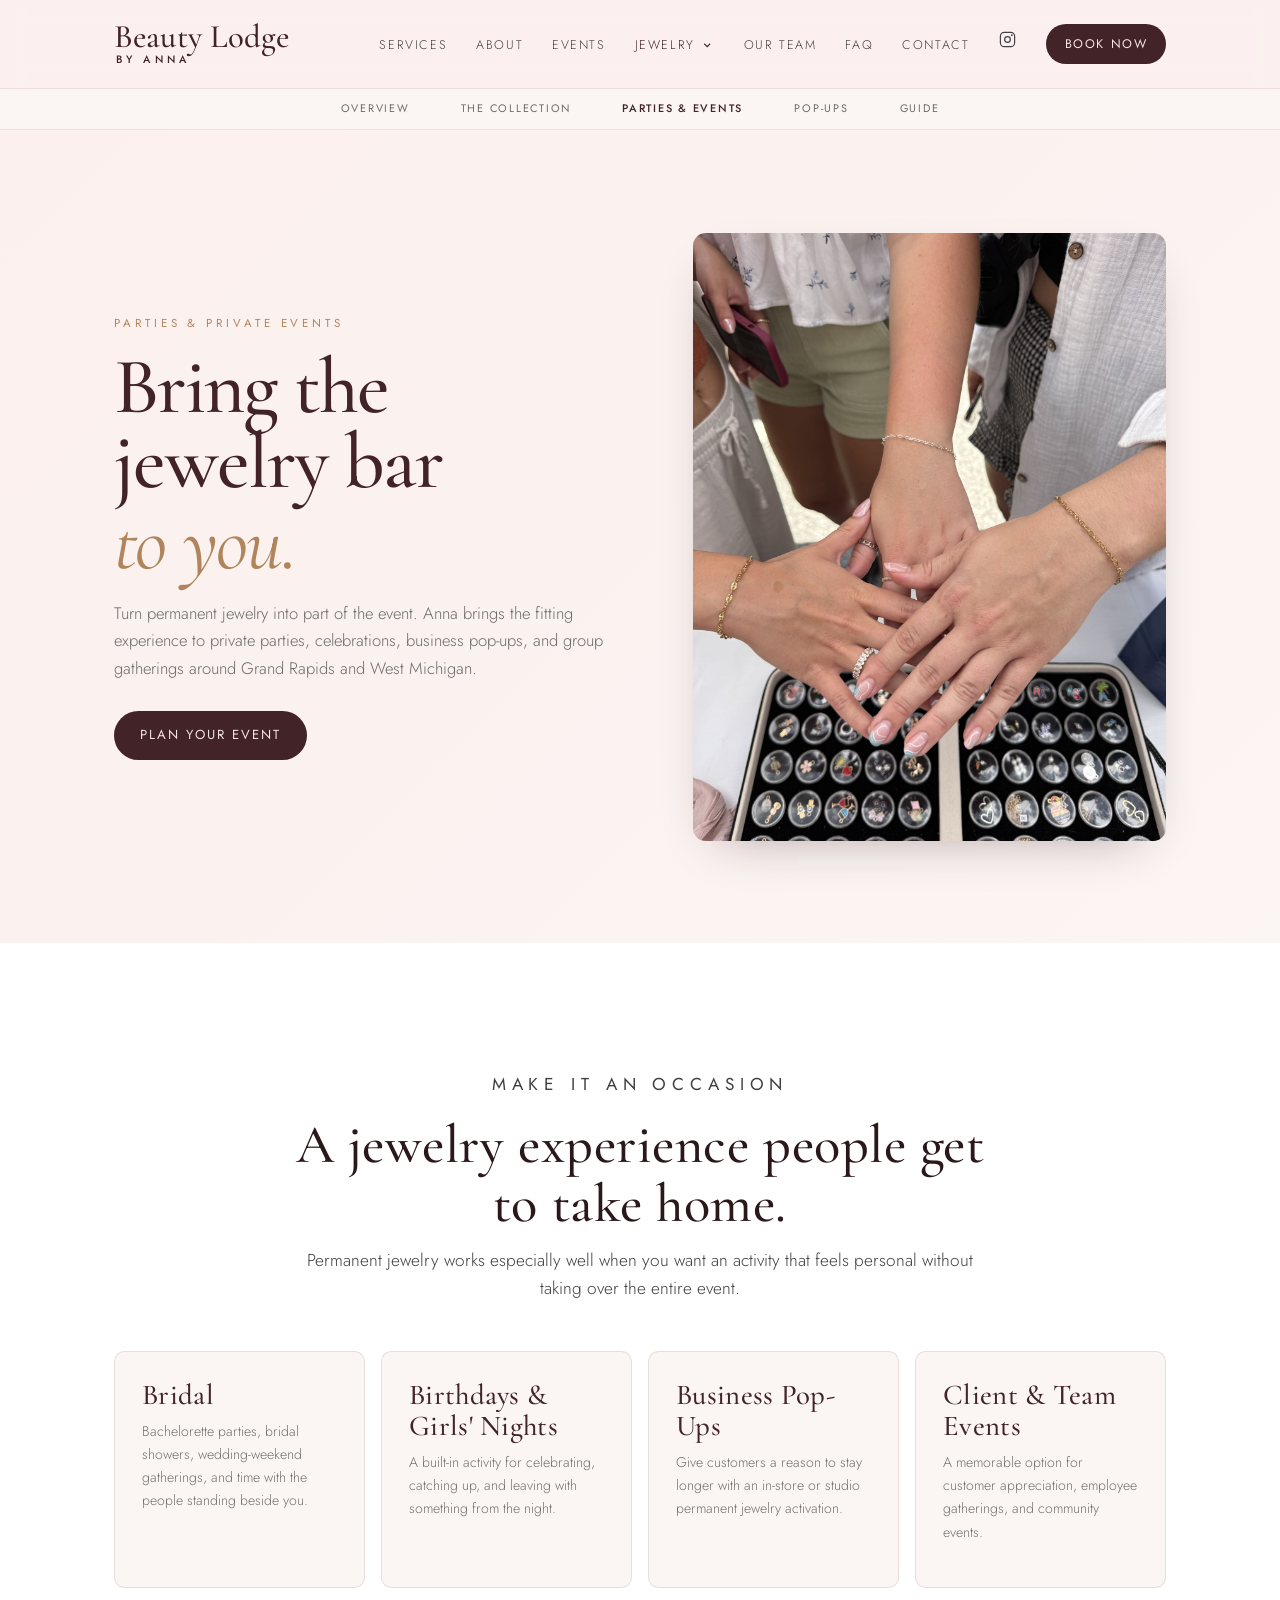
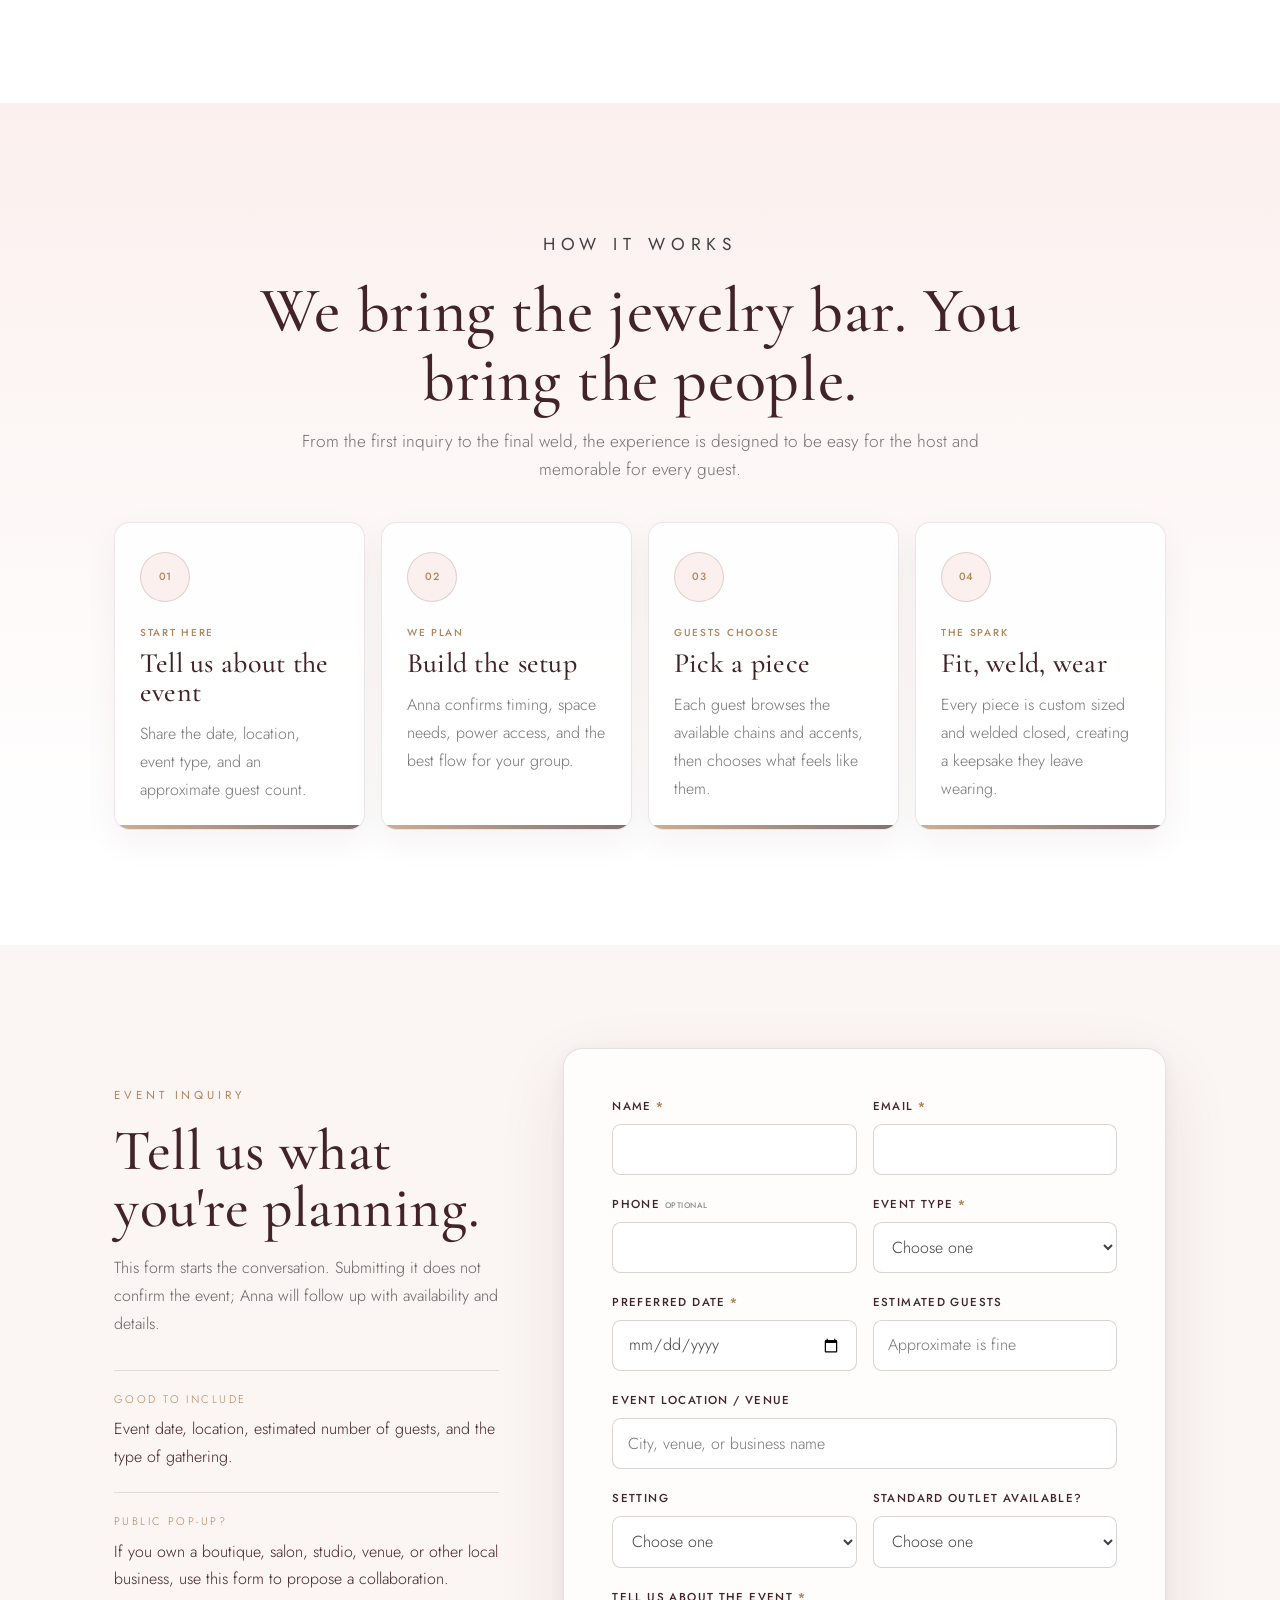
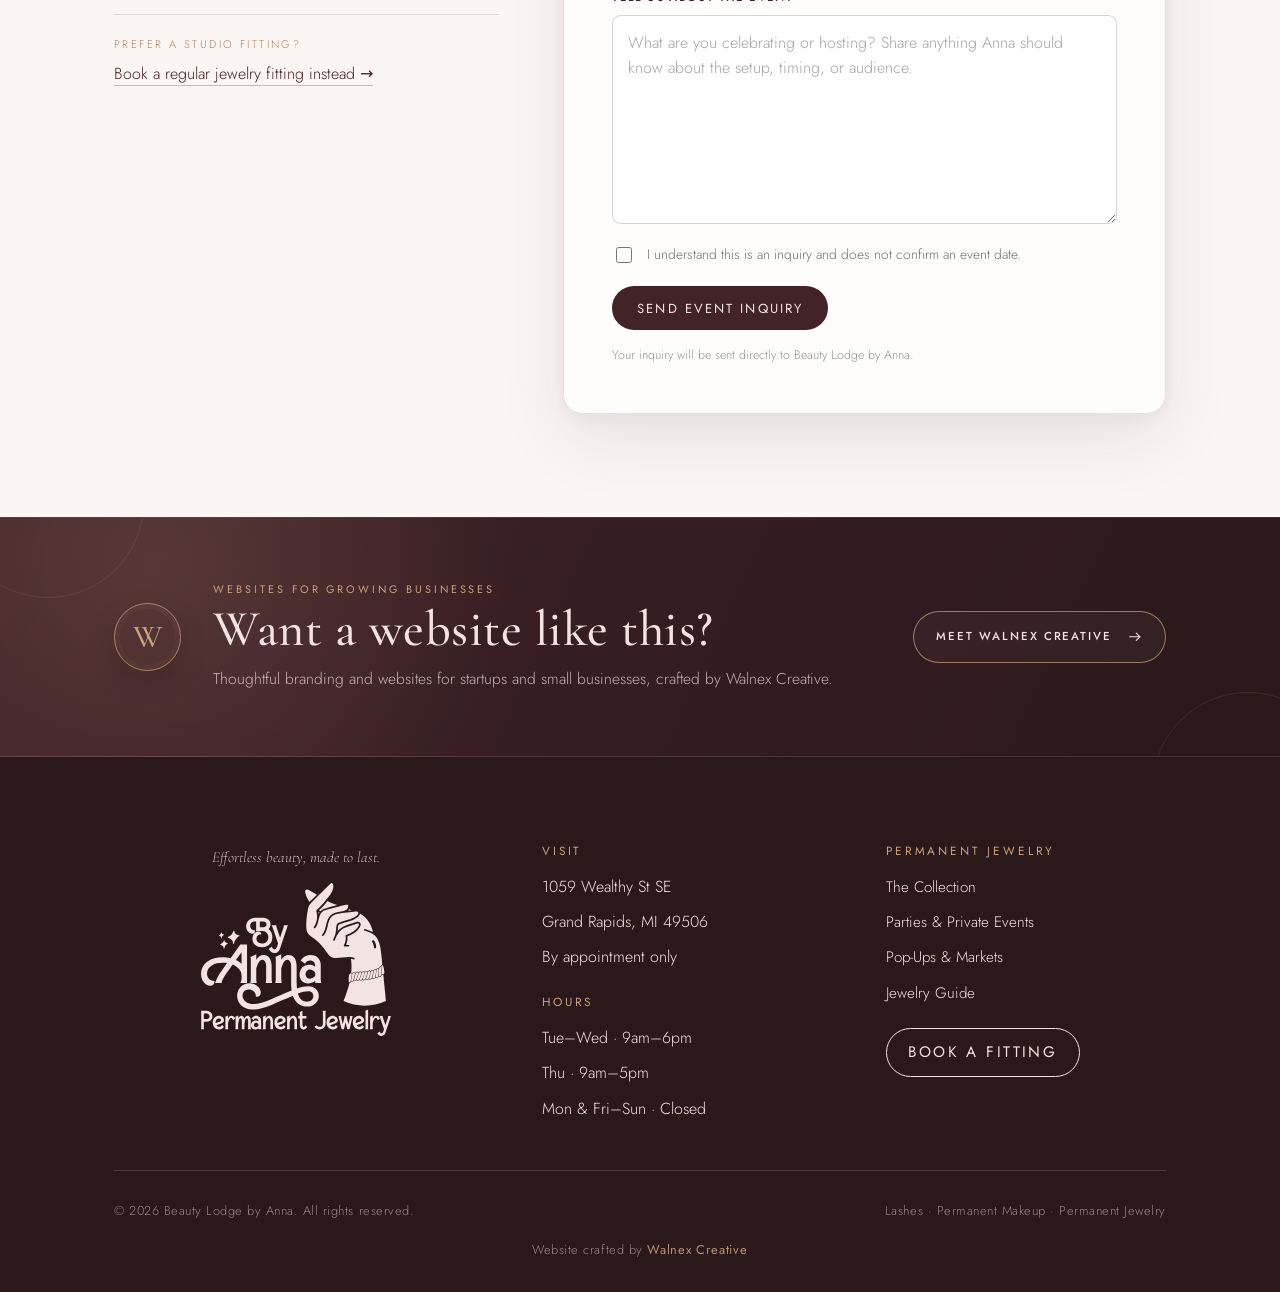
<file: jewelry-parties.html>
<!DOCTYPE html>
<html lang="en">
<head>
  <!-- Google Tag Manager -->
  <script>(function(w,d,s,l,i){w[l]=w[l]||[];w[l].push({'gtm.start':new Date().getTime(),event:'gtm.js'});var f=d.getElementsByTagName(s)[0],j=d.createElement(s),dl=l!='dataLayer'?'&l='+l:'';j.async=true;j.src='https://www.googletagmanager.com/gtm.js?id='+i+dl;f.parentNode.insertBefore(j,f);})(window,document,'script','dataLayer','GTM-KRRG2G3N');</script>
  <!-- End Google Tag Manager -->
  <meta charset="UTF-8" />
  <meta name="viewport" content="width=device-width, initial-scale=1.0" />
  <title>Permanent Jewelry Parties & Private Events — Beauty Lodge by Anna</title>
  <meta name="description" content="Host a permanent jewelry party or pop-up with Beauty Lodge by Anna in Grand Rapids. Perfect for bridal events, birthdays, girls nights, client events, and local business collaborations." />
  <link rel="preconnect" href="https://fonts.googleapis.com" />
  <link rel="preconnect" href="https://fonts.gstatic.com" crossorigin />
  <link href="https://fonts.googleapis.com/css2?family=Cormorant+Garamond:ital,wght@0,400;0,500;0,600;1,400;1,500&family=Jost:wght@300;400;500&display=swap" rel="stylesheet" />
  <link rel="stylesheet" href="styles.css?v=4.1.0" />
</head>
<body>
  <noscript><iframe src="https://www.googletagmanager.com/ns.html?id=GTM-KRRG2G3N" height="0" width="0" style="display:none;visibility:hidden"></iframe></noscript>
<header class="nav">
    <div class="nav-inner">
      <a href="index.html" class="brand brand-wordmark" aria-label="Beauty Lodge by Anna — home">
        <span class="brand-wordmark-name">Beauty Lodge</span>
        <span class="brand-wordmark-by">BY ANNA</span>
      </a>
      <button class="nav-toggle" type="button" aria-label="Menu" aria-expanded="false">
        <svg viewBox="0 0 24 24" fill="none" stroke="currentColor" stroke-width="1.5" aria-hidden="true"><path d="M3 6h18M3 12h18M3 18h18" /></svg>
      </button>
      <ul class="nav-links">
        <li><a href="index.html#services">Services</a></li>
        <li><a href="index.html#about">About</a></li>
        <li><a href="jewelry-events.html">Events</a></li>
        <li class="nav-dropdown">
          <button class="nav-dropdown-toggle is-current" type="button" aria-expanded="false" aria-haspopup="true">
            <span>Jewelry</span>
            <svg class="nav-dropdown-chevron" viewBox="0 0 20 20" fill="none" stroke="currentColor" stroke-width="1.5" aria-hidden="true"><path d="m6 8 4 4 4-4" /></svg>
          </button>
          <ul class="nav-submenu" aria-label="Permanent Jewelry">
            <li><a href="jewelry.html">Overview</a></li>
            <li><a href="jewelry-collection.html">The Collection</a></li>
            <li><a href="jewelry-parties.html" aria-current="page">Parties &amp; Private Events</a></li>
            <li><a href="jewelry-events.html">Pop-Ups &amp; Markets</a></li>
            <li><a href="jewelry-guide.html">Jewelry Guide</a></li>
          </ul>
        </li>
        <li><a href="team.html">Our Team</a></li>
        <li><a href="index.html#faq">FAQ</a></li>
        <li><a href="contact.html">Contact</a></li>
        <li>
          <a class="nav-ig" data-ig aria-label="Instagram" href="#">
            <svg viewBox="0 0 24 24" fill="none" stroke="currentColor" stroke-width="1.5" aria-hidden="true">
              <rect x="3" y="3" width="18" height="18" rx="5" />
              <circle cx="12" cy="12" r="3.6" />
              <circle cx="17.4" cy="6.6" r="1.1" fill="currentColor" stroke="none" />
            </svg>
          </a>
        </li>
        <li><a class="btn btn-primary btn-sm" data-book href="#">Book Now</a></li>
      </ul>
    </div>
  </header>
<nav class="jewelry-subnav" aria-label="Permanent Jewelry navigation">
    <div class="wrap jewelry-subnav-inner">
      <a href="jewelry.html">Overview</a>
      <a href="jewelry-collection.html">The Collection</a>
      <a href="jewelry-parties.html">Parties &amp; Events</a>
      <a href="jewelry-events.html">Pop-Ups</a>
      <a href="jewelry-guide.html">Guide</a>
    </div>
  </nav>
<main class="jewelry-site">
  <section class="jewelry-page-hero jewelry-party-hero">
    <div class="wrap jewelry-page-hero-grid">
      <div class="reveal">
        <p class="eyebrow">Parties &amp; Private Events</p>
        <h1><span>Bring the jewelry bar</span><em>to you.</em></h1>
        <p>Turn permanent jewelry into part of the event. Anna brings the fitting experience to private parties, celebrations, business pop-ups, and group gatherings around Grand Rapids and West Michigan.</p>
        <a class="btn btn-primary" href="#event-inquiry">Plan Your Event</a>
      </div>
      <figure class="reveal party-hero-photo"><img src="assets/events.jpg" alt="Anna with the permanent jewelry collection at Beauty Lodge" /></figure>
    </div>
  </section>

  <section class="section party-occasion-section">
    <div class="wrap">
      <div class="section-head reveal jewelry-centered-head"><p class="eyebrow">Make It an Occasion</p><h2>A jewelry experience people get to take home.</h2><p>Permanent jewelry works especially well when you want an activity that feels personal without taking over the entire event.</p></div>
      <div class="occasion-grid reveal">
        <article><h3>Bridal</h3><p>Bachelorette parties, bridal showers, wedding-weekend gatherings, and time with the people standing beside you.</p></article>
        <article><h3>Birthdays &amp; Girls' Nights</h3><p>A built-in activity for celebrating, catching up, and leaving with something from the night.</p></article>
        <article><h3>Business Pop-Ups</h3><p>Give customers a reason to stay longer with an in-store or studio permanent jewelry activation.</p></article>
        <article><h3>Client &amp; Team Events</h3><p>A memorable option for customer appreciation, employee gatherings, and community events.</p></article>
      </div>
    </div>
  </section>

  <section class="section party-process-section">
    <div class="wrap">
      <div class="section-head reveal jewelry-centered-head party-process-head">
        <p class="eyebrow">How It Works</p>
        <h2>We bring the jewelry bar. You bring the people.</h2>
        <p>From the first inquiry to the final weld, the experience is designed to be easy for the host and memorable for every guest.</p>
      </div>
      <ol class="party-steps reveal">
        <li><span class="party-step-number">01</span><div><p class="party-step-kicker">Start here</p><h3>Tell us about the event</h3><p>Share the date, location, event type, and an approximate guest count.</p></div></li>
        <li><span class="party-step-number">02</span><div><p class="party-step-kicker">We plan</p><h3>Build the setup</h3><p>Anna confirms timing, space needs, power access, and the best flow for your group.</p></div></li>
        <li><span class="party-step-number">03</span><div><p class="party-step-kicker">Guests choose</p><h3>Pick a piece</h3><p>Each guest browses the available chains and accents, then chooses what feels like them.</p></div></li>
        <li><span class="party-step-number">04</span><div><p class="party-step-kicker">The spark</p><h3>Fit, weld, wear</h3><p>Every piece is custom sized and welded closed, creating a keepsake they leave wearing.</p></div></li>
      </ol>
    </div>
  </section>

  <section class="section event-inquiry-section" id="event-inquiry">
    <div class="wrap contact-layout">
      <div class="contact-details reveal">
        <p class="eyebrow">Event Inquiry</p>
        <h2>Tell us what you're planning.</h2>
        <p>This form starts the conversation. Submitting it does not confirm the event; Anna will follow up with availability and details.</p>
        <dl class="contact-details-list">
          <div><dt>Good to include</dt><dd>Event date, location, estimated number of guests, and the type of gathering.</dd></div>
          <div><dt>Public pop-up?</dt><dd>If you own a boutique, salon, studio, venue, or other local business, use this form to propose a collaboration.</dd></div>
          <div><dt>Prefer a studio fitting?</dt><dd><a data-book data-book-service="Permanent Jewelry Fitting" href="#">Book a regular jewelry fitting instead →</a></dd></div>
        </dl>
      </div>
      <div class="contact-form-card reveal">
        <form class="contact-form" action="https://formsubmit.co/beautylodgebyanna@gmail.com" method="POST">
          <input type="hidden" name="_subject" value="New Permanent Jewelry Event Inquiry" />
          <input type="hidden" name="_template" value="table" />
          <input type="hidden" name="_next" value="https://www.beautylodgebyanna.com/contact-success.html" />
          <input type="hidden" name="_autoresponse" value="Thank you for contacting Beauty Lodge by Anna about a permanent jewelry event. We received your inquiry and will follow up as soon as possible." />
          <input type="hidden" name="service" value="Permanent Jewelry Party / Pop-Up" />
          <input class="contact-honeypot" type="text" name="_honey" tabindex="-1" autocomplete="off" aria-hidden="true" />
          <div class="contact-field-row">
            <label class="contact-field"><span>Name <strong>*</strong></span><input type="text" name="name" autocomplete="name" required /></label>
            <label class="contact-field"><span>Email <strong>*</strong></span><input type="email" name="email" autocomplete="email" required /></label>
          </div>
          <div class="contact-field-row">
            <label class="contact-field"><span>Phone <small>optional</small></span><input type="tel" name="phone" autocomplete="tel" /></label>
            <label class="contact-field"><span>Event type <strong>*</strong></span><select name="event_type" required><option value="">Choose one</option><option>Bridal / Bachelorette</option><option>Birthday / Girls' Night</option><option>Private Party</option><option>Business Pop-Up</option><option>Client / Employee Event</option><option>Market / Public Event</option><option>Other</option></select></label>
          </div>
          <div class="contact-field-row">
            <label class="contact-field"><span>Preferred date <strong>*</strong></span><input type="date" name="event_date" required /></label>
            <label class="contact-field"><span>Estimated guests</span><input type="number" min="1" name="estimated_guests" placeholder="Approximate is fine" /></label>
          </div>
          <label class="contact-field"><span>Event location / venue</span><input type="text" name="event_location" placeholder="City, venue, or business name" /></label>
          <div class="contact-field-row">
            <label class="contact-field"><span>Setting</span><select name="setting"><option value="">Choose one</option><option>Indoor</option><option>Outdoor</option><option>Both / Unsure</option></select></label>
            <label class="contact-field"><span>Standard outlet available?</span><select name="electrical_access"><option value="">Choose one</option><option>Yes</option><option>No</option><option>Unsure</option></select></label>
          </div>
          <label class="contact-field"><span>Tell us about the event <strong>*</strong></span><textarea name="message" rows="7" required placeholder="What are you celebrating or hosting? Share anything Anna should know about the setup, timing, or audience."></textarea></label>
          <label class="contact-consent"><input type="checkbox" name="consent" value="Yes" required /><span>I understand this is an inquiry and does not confirm an event date.</span></label>
          <button class="btn btn-primary contact-submit" type="submit">Send Event Inquiry</button>
          <p class="contact-form-note">Your inquiry will be sent directly to Beauty Lodge by Anna.</p>
        </form>
      </div>
    </div>
  </section>
</main>
<section class="walnex-promo" aria-labelledby="walnex-promo-title">
    <div class="wrap walnex-promo-inner">
      <div class="walnex-promo-copy">
        <div class="walnex-promo-brand" aria-hidden="true"><span>W</span></div>
        <div>
          <p class="walnex-promo-eyebrow">Websites for growing businesses</p>
          <h2 id="walnex-promo-title">Want a website like this?</h2>
          <p>Thoughtful branding and websites for startups and small businesses, crafted by Walnex Creative.</p>
        </div>
      </div>
      <a class="walnex-promo-cta" href="https://www.walnexcreative.com" target="_blank" rel="noopener noreferrer" aria-label="Visit Walnex Creative in a new tab">
        <span>Meet Walnex Creative</span>
        <svg viewBox="0 0 24 24" fill="none" stroke="currentColor" stroke-width="1.5" stroke-linecap="round" stroke-linejoin="round" aria-hidden="true"><path d="M5 12h14"/><path d="m14 7 5 5-5 5"/></svg>
      </a>
    </div>
  </section>
<footer class="footer" id="contact">
    <div class="wrap">
      <div class="footer-grid">
        <div>
          <p class="footer-tag">Effortless beauty, made to last.</p>
          <img class="flogo" src="assets/logo-pink.svg" alt="Permanent Jewelry by Anna" />
        </div>
        <div>
          <h4>Visit</h4>
          <ul><li>1059 Wealthy St SE</li><li>Grand Rapids, MI 49506</li><li>By appointment only</li></ul>
          <h4 style="margin-top:1.6rem;">Hours</h4>
          <ul><li>Tue–Wed · 9am–6pm</li><li>Thu · 9am–5pm</li><li>Mon &amp; Fri–Sun · Closed</li></ul>
        </div>
        <div>
          <h4>Permanent Jewelry</h4>
          <ul class="footer-jewelry-links">
            <li><a href="jewelry-collection.html">The Collection</a></li>
            <li><a href="jewelry-parties.html">Parties &amp; Private Events</a></li>
            <li><a href="jewelry-events.html">Pop-Ups &amp; Markets</a></li>
            <li><a href="jewelry-guide.html">Jewelry Guide</a></li>
          </ul>
          <p style="margin-top:1.4rem;"><a class="btn btn-light btn-sm" data-book data-book-service="Permanent Jewelry Fitting" href="#">Book a Fitting</a></p>
        </div>
      </div>
      <div class="footer-bottom">
        <small>© <span id="yr"></span> Beauty Lodge by Anna. All rights reserved.</small>
        <small>Lashes · Permanent Makeup · Permanent Jewelry</small>
        <small class="walnex-footer-credit">Website crafted by <a href="https://www.walnexcreative.com" target="_blank" rel="noopener noreferrer">Walnex Creative</a></small>
      </div>
    </div>
  </footer>
<script src="script.js?v=4.1.0"></script>
  <script>const year = document.getElementById("yr"); if (year) year.textContent = new Date().getFullYear();</script>
</body></html>
</file>
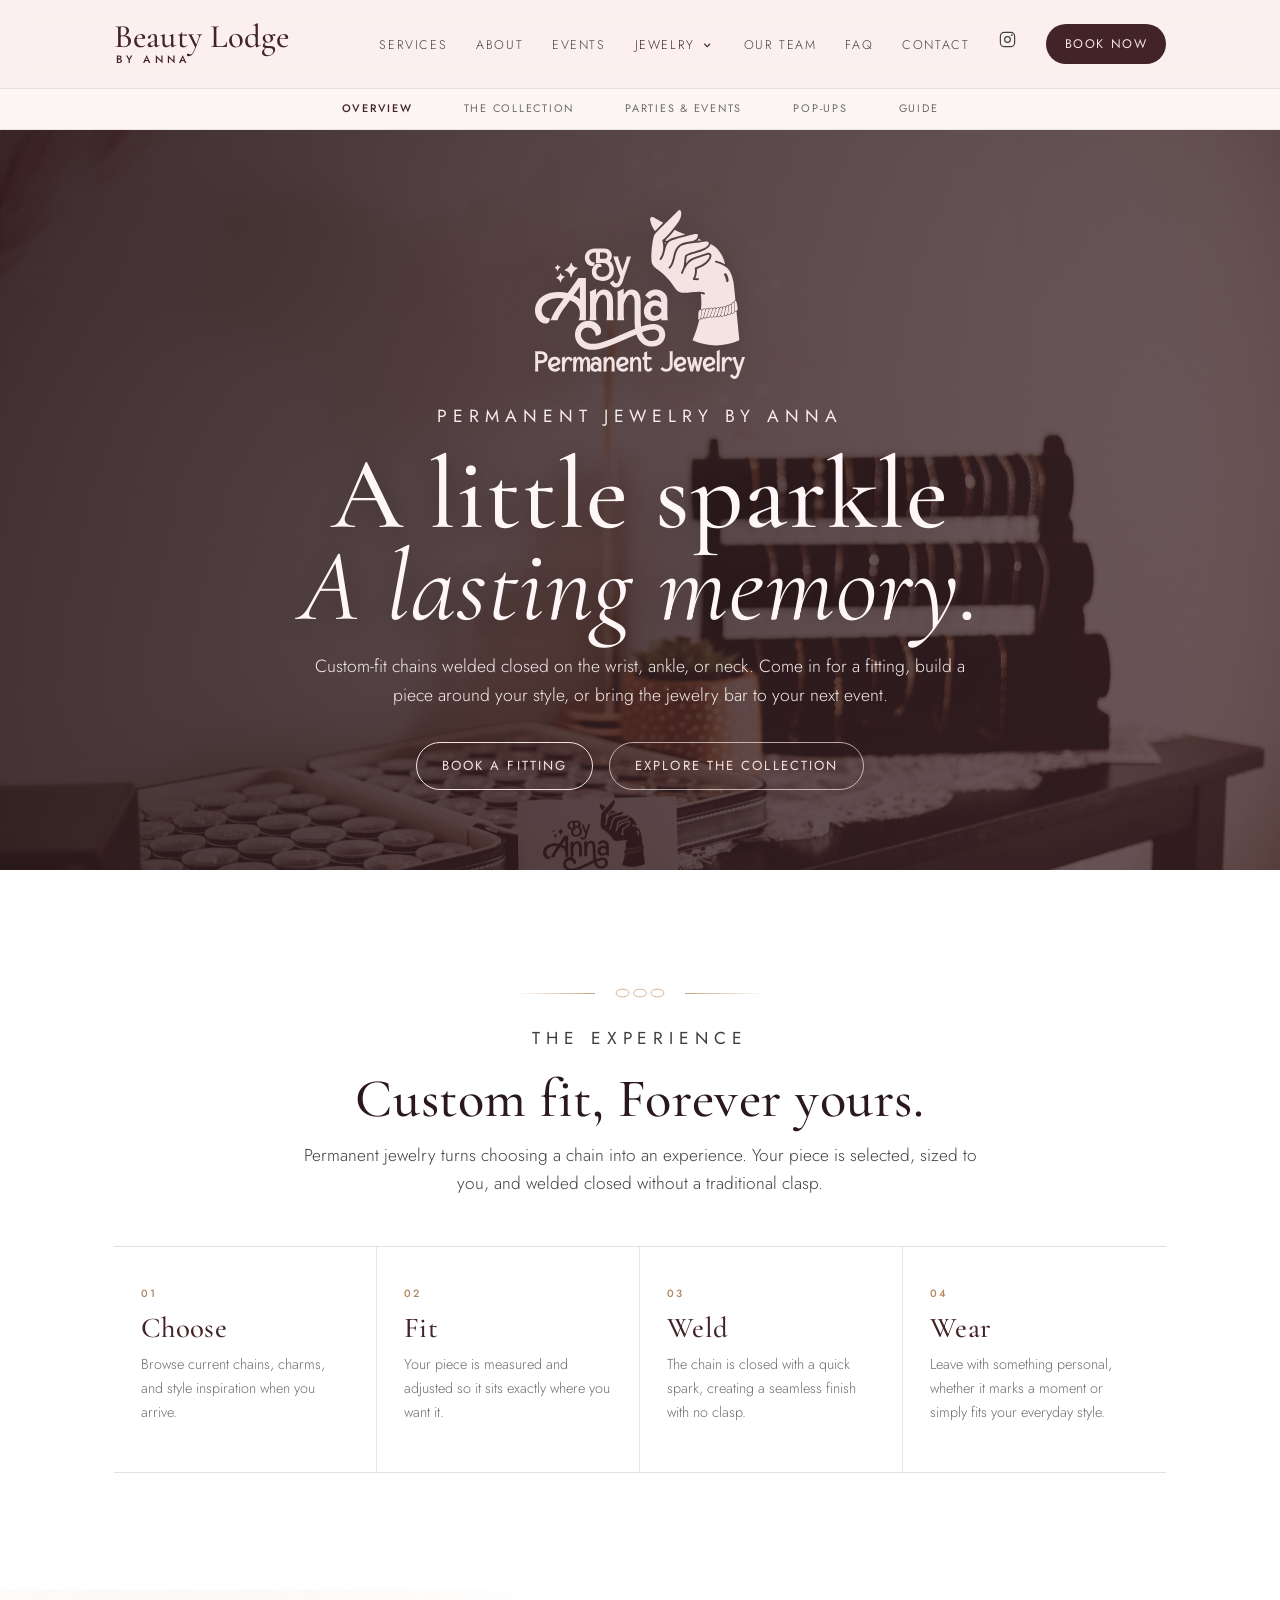
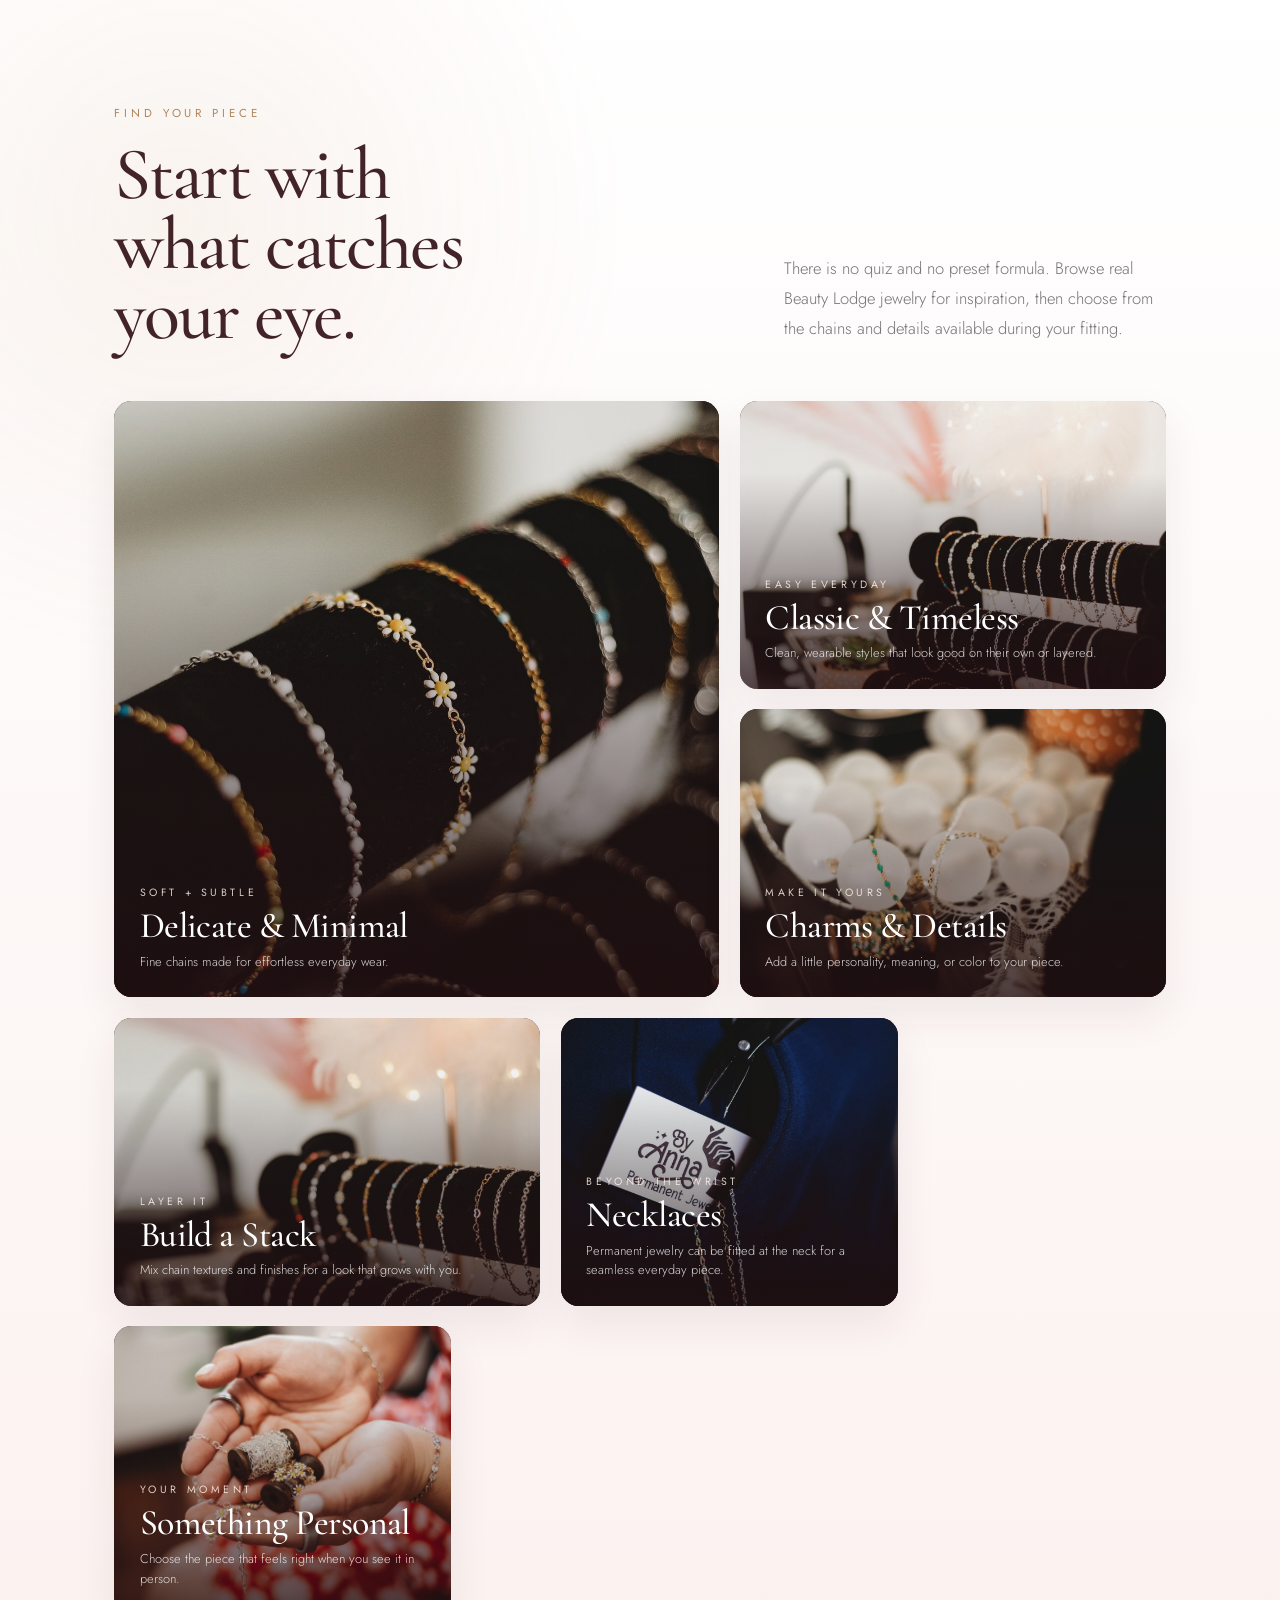
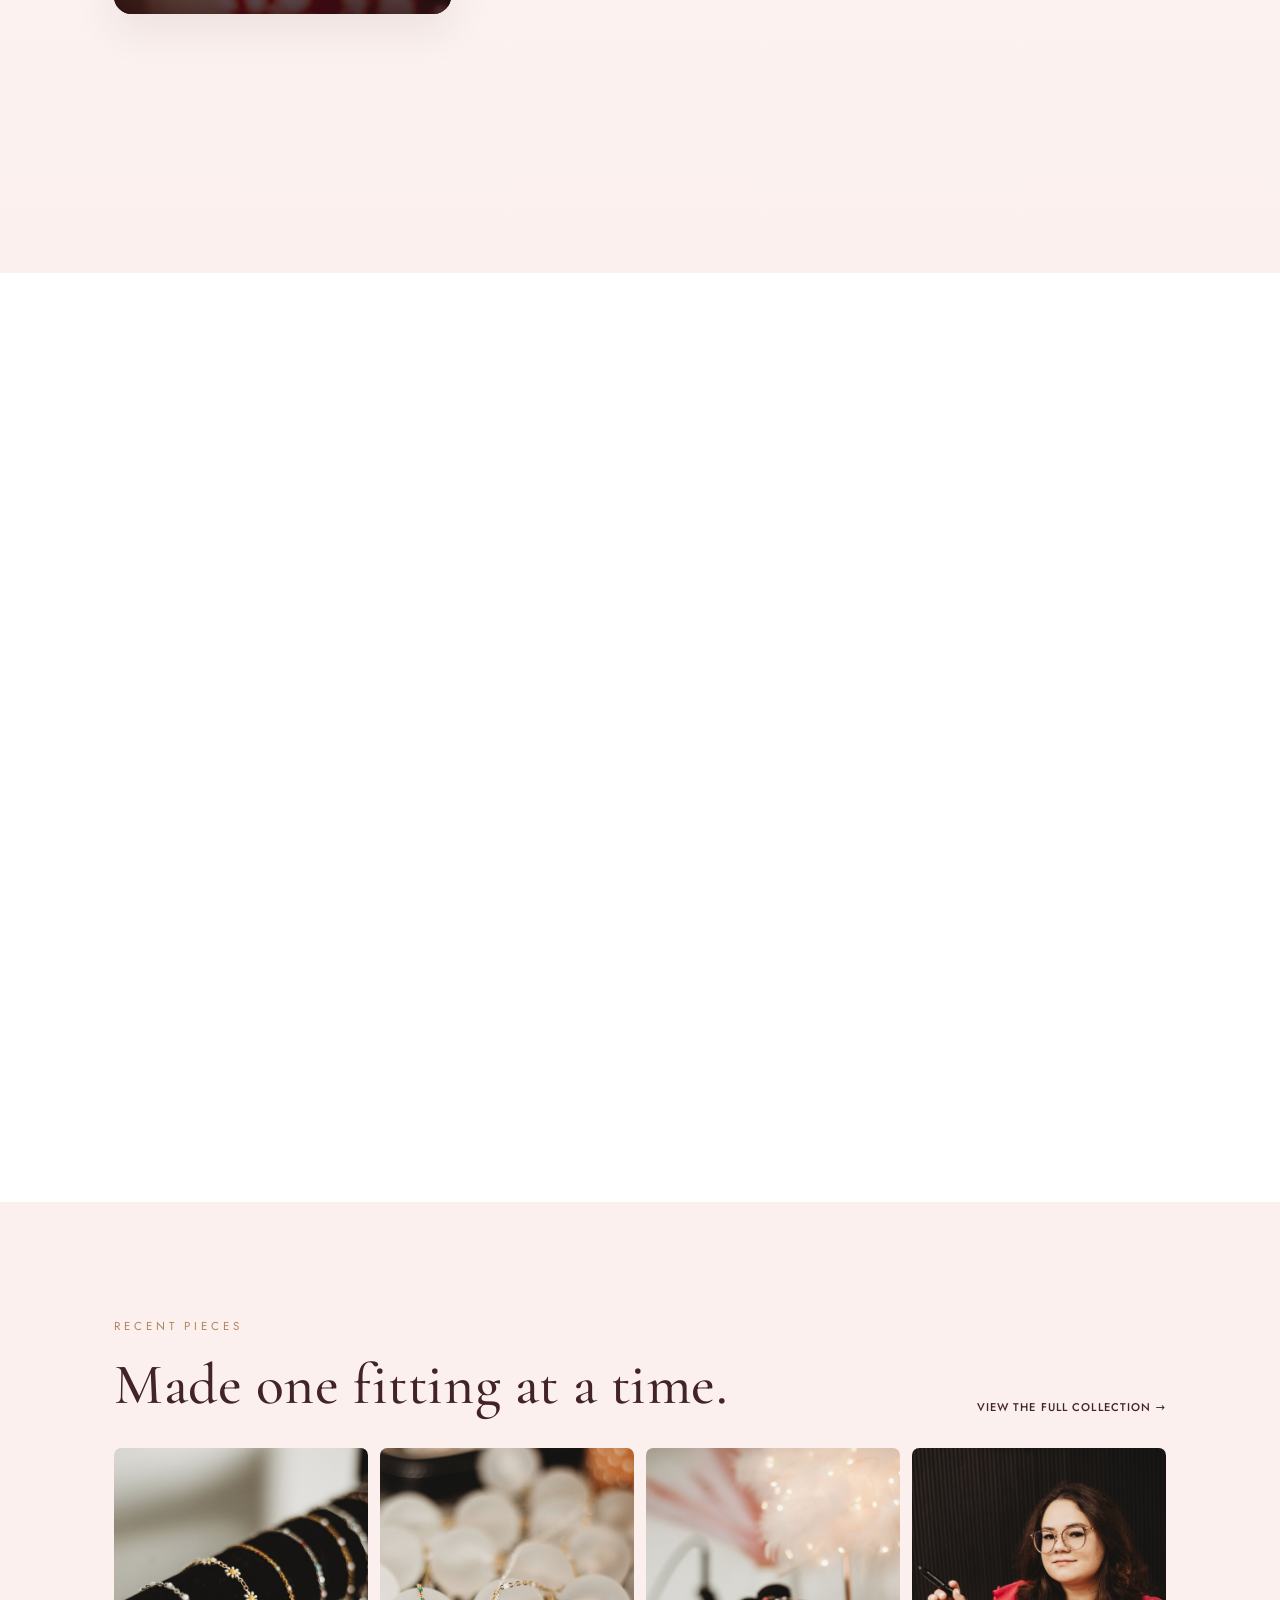
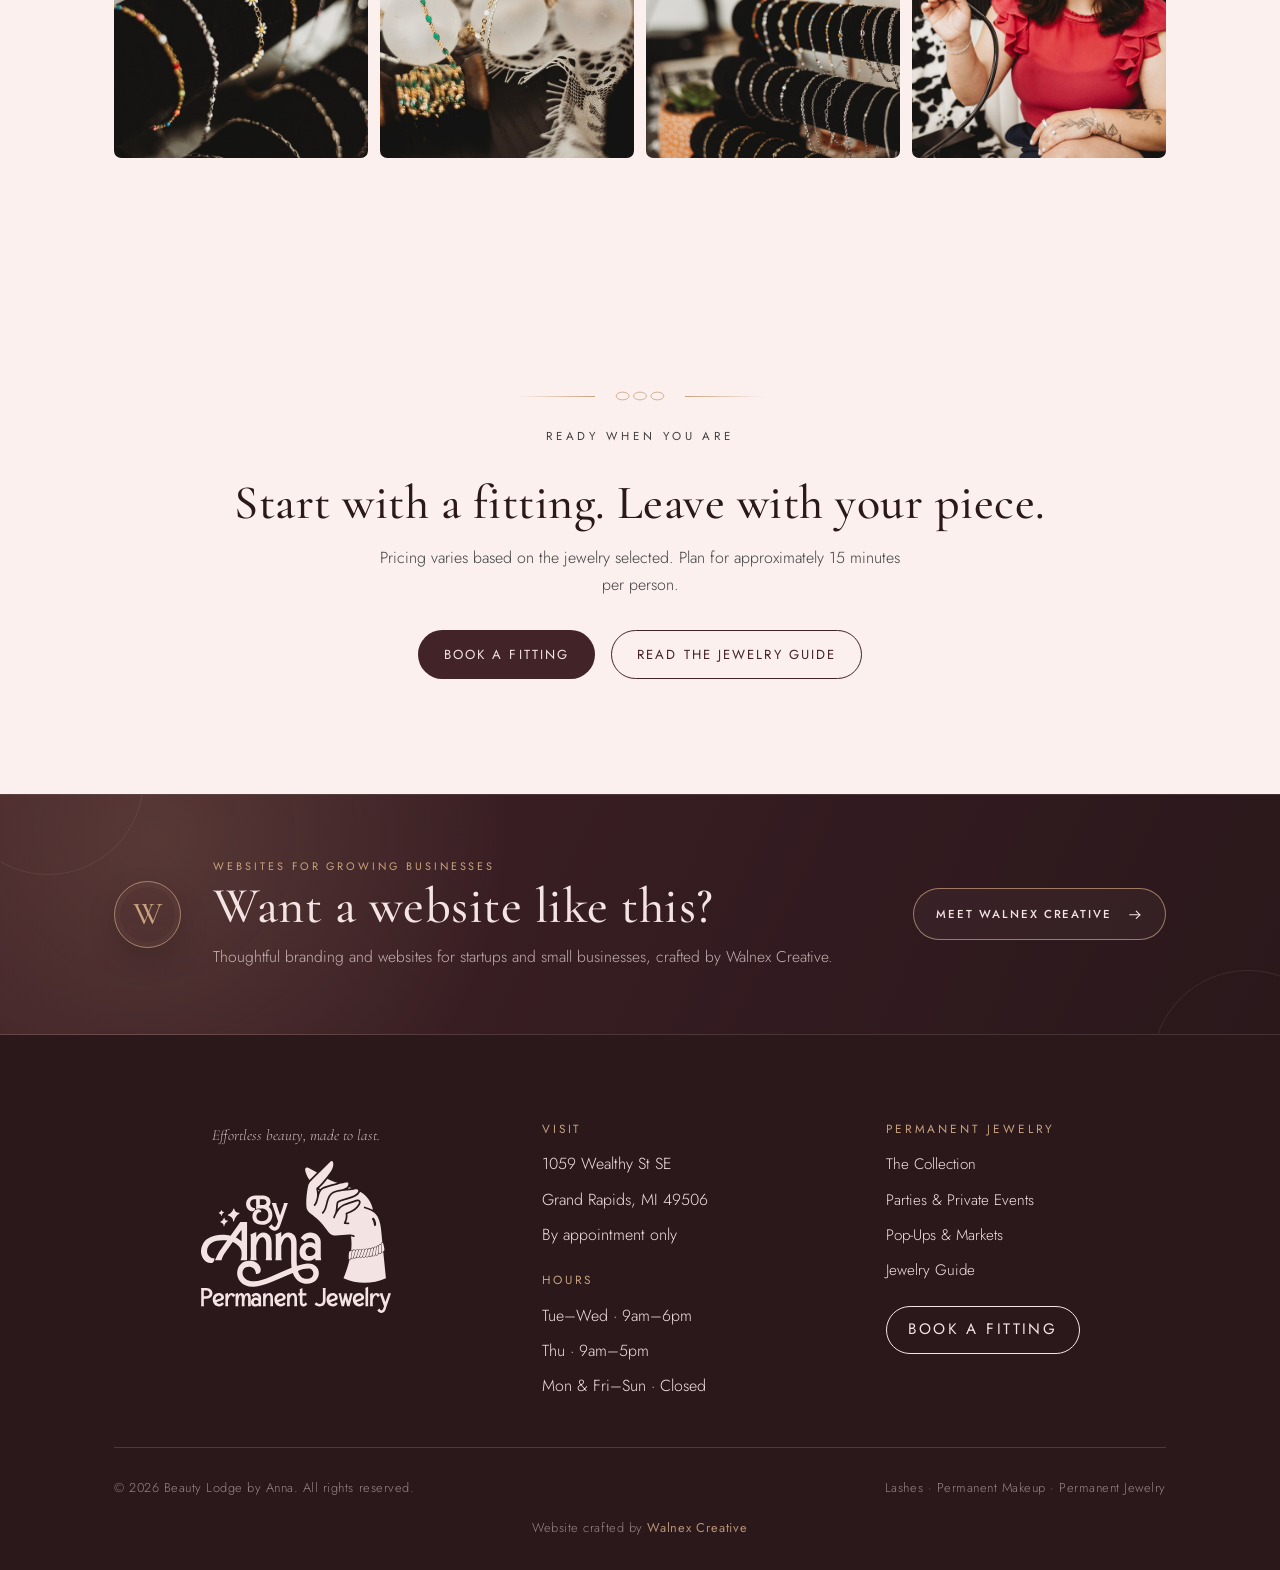
<file: jewelry.html>
<!DOCTYPE html>
<html lang="en">
<head>
  <!-- Google Tag Manager -->
  <script>(function(w,d,s,l,i){w[l]=w[l]||[];w[l].push({'gtm.start':new Date().getTime(),event:'gtm.js'});var f=d.getElementsByTagName(s)[0],j=d.createElement(s),dl=l!='dataLayer'?'&l='+l:'';j.async=true;j.src='https://www.googletagmanager.com/gtm.js?id='+i+dl;f.parentNode.insertBefore(j,f);})(window,document,'script','dataLayer','GTM-KRRG2G3N');</script>
  <!-- End Google Tag Manager -->
  <meta charset="UTF-8" />
  <meta name="viewport" content="width=device-width, initial-scale=1.0" />
  <title>Permanent Jewelry by Anna — Beauty Lodge by Anna</title>
  <meta name="description" content="Explore permanent jewelry by Anna in Grand Rapids: custom fittings, chain and charm inspiration, private parties, mobile pop-ups, and upcoming events." />
  <link rel="preconnect" href="https://fonts.googleapis.com" />
  <link rel="preconnect" href="https://fonts.gstatic.com" crossorigin />
  <link href="https://fonts.googleapis.com/css2?family=Cormorant+Garamond:ital,wght@0,400;0,500;0,600;1,400;1,500&family=Jost:wght@300;400;500&display=swap" rel="stylesheet" />
  <link rel="stylesheet" href="styles.css?v=4.1.0" />
</head>
<body>
  <noscript><iframe src="https://www.googletagmanager.com/ns.html?id=GTM-KRRG2G3N" height="0" width="0" style="display:none;visibility:hidden"></iframe></noscript>
<header class="nav">
    <div class="nav-inner">
      <a href="index.html" class="brand brand-wordmark" aria-label="Beauty Lodge by Anna — home">
        <span class="brand-wordmark-name">Beauty Lodge</span>
        <span class="brand-wordmark-by">BY ANNA</span>
      </a>
      <button class="nav-toggle" type="button" aria-label="Menu" aria-expanded="false">
        <svg viewBox="0 0 24 24" fill="none" stroke="currentColor" stroke-width="1.5" aria-hidden="true"><path d="M3 6h18M3 12h18M3 18h18" /></svg>
      </button>
      <ul class="nav-links">
        <li><a href="index.html#services">Services</a></li>
        <li><a href="index.html#about">About</a></li>
        <li><a href="jewelry-events.html">Events</a></li>
        <li class="nav-dropdown">
          <button class="nav-dropdown-toggle is-current" type="button" aria-expanded="false" aria-haspopup="true">
            <span>Jewelry</span>
            <svg class="nav-dropdown-chevron" viewBox="0 0 20 20" fill="none" stroke="currentColor" stroke-width="1.5" aria-hidden="true"><path d="m6 8 4 4 4-4" /></svg>
          </button>
          <ul class="nav-submenu" aria-label="Permanent Jewelry">
            <li><a href="jewelry.html" aria-current="page">Overview</a></li>
            <li><a href="jewelry-collection.html">The Collection</a></li>
            <li><a href="jewelry-parties.html">Parties &amp; Private Events</a></li>
            <li><a href="jewelry-events.html">Pop-Ups &amp; Markets</a></li>
            <li><a href="jewelry-guide.html">Jewelry Guide</a></li>
          </ul>
        </li>
        <li><a href="team.html">Our Team</a></li>
        <li><a href="index.html#faq">FAQ</a></li>
        <li><a href="contact.html">Contact</a></li>
        <li>
          <a class="nav-ig" data-ig aria-label="Instagram" href="#">
            <svg viewBox="0 0 24 24" fill="none" stroke="currentColor" stroke-width="1.5" aria-hidden="true">
              <rect x="3" y="3" width="18" height="18" rx="5" />
              <circle cx="12" cy="12" r="3.6" />
              <circle cx="17.4" cy="6.6" r="1.1" fill="currentColor" stroke="none" />
            </svg>
          </a>
        </li>
        <li><a class="btn btn-primary btn-sm" data-book href="#">Book Now</a></li>
      </ul>
    </div>
  </header>
<nav class="jewelry-subnav" aria-label="Permanent Jewelry navigation">
    <div class="wrap jewelry-subnav-inner">
      <a href="jewelry.html">Overview</a>
      <a href="jewelry-collection.html">The Collection</a>
      <a href="jewelry-parties.html">Parties &amp; Events</a>
      <a href="jewelry-events.html">Pop-Ups</a>
      <a href="jewelry-guide.html">Guide</a>
    </div>
  </nav>

  <main class="jewelry-site">
    <section class="jhero jhero-overview">
      <img class="jhero-bg" src="assets/pj/hero.jpg" alt="" />
      <div class="jhero-inner">
        <img class="jlogo" src="assets/logo-pink.svg" alt="Permanent Jewelry by Anna" />
        <p class="eyebrow jewelry-hero-eyebrow">Permanent Jewelry by Anna</p>
        <h1>A little sparkle<br><em>A lasting memory.</em></h1>
        <p>Custom-fit chains welded closed on the wrist, ankle, or neck. Come in for a fitting, build a piece around your style, or bring the jewelry bar to your next event.</p>
        <div class="hero-cta jewelry-hero-actions">
          <a class="btn btn-light" data-book data-book-service="Permanent Jewelry Fitting" href="#">Book a Fitting</a>
          <a class="btn btn-ghost jewelry-hero-ghost" href="jewelry-collection.html">Explore the Collection</a>
        </div>
      </div>
    </section>

    <section class="section jewelry-intro">
      <div class="wrap">
        <div class="section-head reveal jewelry-centered-head">
          <div class="chain center" aria-hidden="true"><svg viewBox="0 0 90 24"><g fill="none" stroke="currentColor" stroke-width="1.4"><ellipse cx="18" cy="12" rx="10" ry="6"/><ellipse cx="45" cy="12" rx="10" ry="6"/><ellipse cx="72" cy="12" rx="10" ry="6"/></g></svg></div>
          <p class="eyebrow">The Experience</p>
          <h2>Custom fit, Forever yours.</h2>
          <p>Permanent jewelry turns choosing a chain into an experience. Your piece is selected, sized to you, and welded closed without a traditional clasp.</p>
        </div>
        <div class="jewelry-feature-grid reveal">
          <article><span>01</span><h3>Choose</h3><p>Browse current chains, charms, and style inspiration when you arrive.</p></article>
          <article><span>02</span><h3>Fit</h3><p>Your piece is measured and adjusted so it sits exactly where you want it.</p></article>
          <article><span>03</span><h3>Weld</h3><p>The chain is closed with a quick spark, creating a seamless finish with no clasp.</p></article>
          <article><span>04</span><h3>Wear</h3><p>Leave with something personal, whether it marks a moment or simply fits your everyday style.</p></article>
        </div>
      </div>
    </section>

    <section class="section jewelry-find-piece-section">
      <div class="wrap">
        <div class="jewelry-find-piece-head reveal">
          <div>
            <p class="eyebrow">Find Your Piece</p>
            <h2>Start with what catches your eye.</h2>
          </div>
          <p>There is no quiz and no preset formula. Browse real Beauty Lodge jewelry for inspiration, then choose from the chains and details available during your fitting.</p>
        </div>

        <div class="jewelry-style-gallery reveal">
          <a class="jewelry-style-tile jewelry-style-tile-large" href="jewelry-collection.html#collection">
            <img src="assets/pj/delicate.jpg" alt="Delicate permanent jewelry chains displayed at Beauty Lodge" />
            <span class="jewelry-style-overlay">
              <span class="eyebrow">Soft + Subtle</span>
              <strong>Delicate &amp; Minimal</strong>
              <small>Fine chains made for effortless everyday wear.</small>
            </span>
          </a>

          <a class="jewelry-style-tile" href="jewelry-collection.html#collection">
            <img src="assets/pj/classic.jpg" alt="Classic permanent jewelry chain display at Beauty Lodge" />
            <span class="jewelry-style-overlay">
              <span class="eyebrow">Easy Everyday</span>
              <strong>Classic &amp; Timeless</strong>
              <small>Clean, wearable styles that look good on their own or layered.</small>
            </span>
          </a>

          <a class="jewelry-style-tile" href="jewelry-collection.html#collection">
            <img src="assets/pj/charms.jpg" alt="Permanent jewelry charms and connectors available for inspiration" />
            <span class="jewelry-style-overlay">
              <span class="eyebrow">Make It Yours</span>
              <strong>Charms &amp; Details</strong>
              <small>Add a little personality, meaning, or color to your piece.</small>
            </span>
          </a>

          <a class="jewelry-style-tile jewelry-style-tile-wide" href="jewelry-collection.html#collection">
            <img src="assets/pj/stacked.jpg" alt="Stacked permanent jewelry chains displayed together" />
            <span class="jewelry-style-overlay">
              <span class="eyebrow">Layer It</span>
              <strong>Build a Stack</strong>
              <small>Mix chain textures and finishes for a look that grows with you.</small>
            </span>
          </a>

          <a class="jewelry-style-tile" href="jewelry-collection.html#collection">
            <img src="assets/pj/necklace.jpg" alt="Permanent jewelry necklace chains displayed by Beauty Lodge" />
            <span class="jewelry-style-overlay">
              <span class="eyebrow">Beyond the Wrist</span>
              <strong>Necklaces</strong>
              <small>Permanent jewelry can be fitted at the neck for a seamless everyday piece.</small>
            </span>
          </a>

          <a class="jewelry-style-tile" href="jewelry-collection.html#collection">
            <img src="assets/pj/accent.jpg" alt="Permanent jewelry pieces held in hand during a Beauty Lodge fitting" />
            <span class="jewelry-style-overlay">
              <span class="eyebrow">Your Moment</span>
              <strong>Something Personal</strong>
              <small>Choose the piece that feels right when you see it in person.</small>
            </span>
          </a>
        </div>

        <div class="jewelry-find-piece-footer reveal">
          <p>Chain and charm inventory changes, so the best part happens at the fitting: seeing the current collection, trying combinations, and choosing the piece that feels like yours.</p>
          <div class="jewelry-find-piece-actions">
            <a class="btn btn-primary" data-book data-book-service="Permanent Jewelry Fitting" href="#">Book a Fitting</a>
            <a class="btn btn-ghost" href="jewelry-collection.html">See the Full Collection</a>
          </div>
        </div>
      </div>
    </section>

    <section class="section jewelry-paths-section">
      <div class="wrap">
        <div class="section-head reveal jewelry-centered-head">
          <p class="eyebrow">Explore Permanent Jewelry</p>
          <h2>More than a fitting.</h2>
        </div>
        <div class="jewelry-path-grid reveal">
          <a class="jewelry-path-card" href="jewelry-collection.html">
            <img src="assets/pj/collection-table.jpg" alt="Permanent jewelry chains and charms displayed at Beauty Lodge" />
            <div><p class="eyebrow">Browse</p><h3>The Collection</h3><p>See chain styles, charm inspiration, finished fittings, and stacked looks.</p><span>Explore the collection →</span></div>
          </a>
          <a class="jewelry-path-card" href="jewelry-parties.html">
            <img src="assets/events.jpg" alt="Anna with the permanent jewelry collection at Beauty Lodge" />
            <div><p class="eyebrow">Gather</p><h3>Parties &amp; Private Events</h3><p>Bring the jewelry bar to bridal events, birthdays, girls' nights, business pop-ups, and more.</p><span>Plan an event →</span></div>
          </a>
          <a class="jewelry-path-card" href="jewelry-events.html">
            <img src="assets/pj/events-setup.jpg" alt="Permanent jewelry display prepared for a pop-up event" />
            <div><p class="eyebrow">Find Us</p><h3>Pop-Ups &amp; Markets</h3><p>See where Beauty Lodge will be around Grand Rapids and West Michigan next.</p><span>View upcoming events →</span></div>
          </a>
        </div>
      </div>
    </section>

    <section class="section jewelry-gallery-preview">
      <div class="wrap">
        <div class="jewelry-gallery-preview-head reveal"><div><p class="eyebrow">Recent Pieces</p><h2>Made one fitting at a time.</h2></div><a href="jewelry-collection.html">View the full collection →</a></div>
        <div class="jewelry-preview-grid reveal">
          <figure><img src="assets/pj/delicate.jpg" alt="Delicate permanent jewelry chain detail" /></figure>
          <figure><img src="assets/pj/charms.jpg" alt="Permanent jewelry charms and accents" /></figure>
          <figure><img src="assets/pj/stacked.jpg" alt="Layered permanent jewelry chain display" /></figure>
          <figure><img src="assets/pj/process.jpg" alt="Anna preparing the permanent jewelry welding tool" /></figure>
        </div>
      </div>
    </section>

    <section class="section jcta jewelry-final-cta">
      <div class="wrap reveal">
        <div class="chain center" aria-hidden="true"><svg viewBox="0 0 90 24"><g fill="none" stroke="currentColor" stroke-width="1.4"><ellipse cx="18" cy="12" rx="10" ry="6"/><ellipse cx="45" cy="12" rx="10" ry="6"/><ellipse cx="72" cy="12" rx="10" ry="6"/></g></svg></div>
        <p class="eyebrow">Ready When You Are</p>
        <h2>Start with a fitting. Leave with your piece.</h2>
        <p>Pricing varies based on the jewelry selected. Plan for approximately 15 minutes per person.</p>
        <div class="hero-cta" style="justify-content:center;"><a class="btn btn-primary" data-book data-book-service="Permanent Jewelry Fitting" href="#">Book a Fitting</a><a class="btn btn-ghost" href="jewelry-guide.html">Read the Jewelry Guide</a></div>
      </div>
    </section>
  </main>

  <section class="walnex-promo" aria-labelledby="walnex-promo-title">
    <div class="wrap walnex-promo-inner">
      <div class="walnex-promo-copy">
        <div class="walnex-promo-brand" aria-hidden="true"><span>W</span></div>
        <div>
          <p class="walnex-promo-eyebrow">Websites for growing businesses</p>
          <h2 id="walnex-promo-title">Want a website like this?</h2>
          <p>Thoughtful branding and websites for startups and small businesses, crafted by Walnex Creative.</p>
        </div>
      </div>
      <a class="walnex-promo-cta" href="https://www.walnexcreative.com" target="_blank" rel="noopener noreferrer" aria-label="Visit Walnex Creative in a new tab">
        <span>Meet Walnex Creative</span>
        <svg viewBox="0 0 24 24" fill="none" stroke="currentColor" stroke-width="1.5" stroke-linecap="round" stroke-linejoin="round" aria-hidden="true"><path d="M5 12h14"/><path d="m14 7 5 5-5 5"/></svg>
      </a>
    </div>
  </section>
  <footer class="footer" id="contact">
    <div class="wrap">
      <div class="footer-grid">
        <div>
          <p class="footer-tag">Effortless beauty, made to last.</p>
          <img class="flogo" src="assets/logo-pink.svg" alt="Permanent Jewelry by Anna" />
        </div>
        <div>
          <h4>Visit</h4>
          <ul><li>1059 Wealthy St SE</li><li>Grand Rapids, MI 49506</li><li>By appointment only</li></ul>
          <h4 style="margin-top:1.6rem;">Hours</h4>
          <ul><li>Tue–Wed · 9am–6pm</li><li>Thu · 9am–5pm</li><li>Mon &amp; Fri–Sun · Closed</li></ul>
        </div>
        <div>
          <h4>Permanent Jewelry</h4>
          <ul class="footer-jewelry-links">
            <li><a href="jewelry-collection.html">The Collection</a></li>
            <li><a href="jewelry-parties.html">Parties &amp; Private Events</a></li>
            <li><a href="jewelry-events.html">Pop-Ups &amp; Markets</a></li>
            <li><a href="jewelry-guide.html">Jewelry Guide</a></li>
          </ul>
          <p style="margin-top:1.4rem;"><a class="btn btn-light btn-sm" data-book data-book-service="Permanent Jewelry Fitting" href="#">Book a Fitting</a></p>
        </div>
      </div>
      <div class="footer-bottom">
        <small>© <span id="yr"></span> Beauty Lodge by Anna. All rights reserved.</small>
        <small>Lashes · Permanent Makeup · Permanent Jewelry</small>
        <small class="walnex-footer-credit">Website crafted by <a href="https://www.walnexcreative.com" target="_blank" rel="noopener noreferrer">Walnex Creative</a></small>
      </div>
    </div>
  </footer>
  <script src="script.js?v=4.1.0"></script>
  <script>const year = document.getElementById("yr"); if (year) year.textContent = new Date().getFullYear();</script>
</body>
</html>
</file>
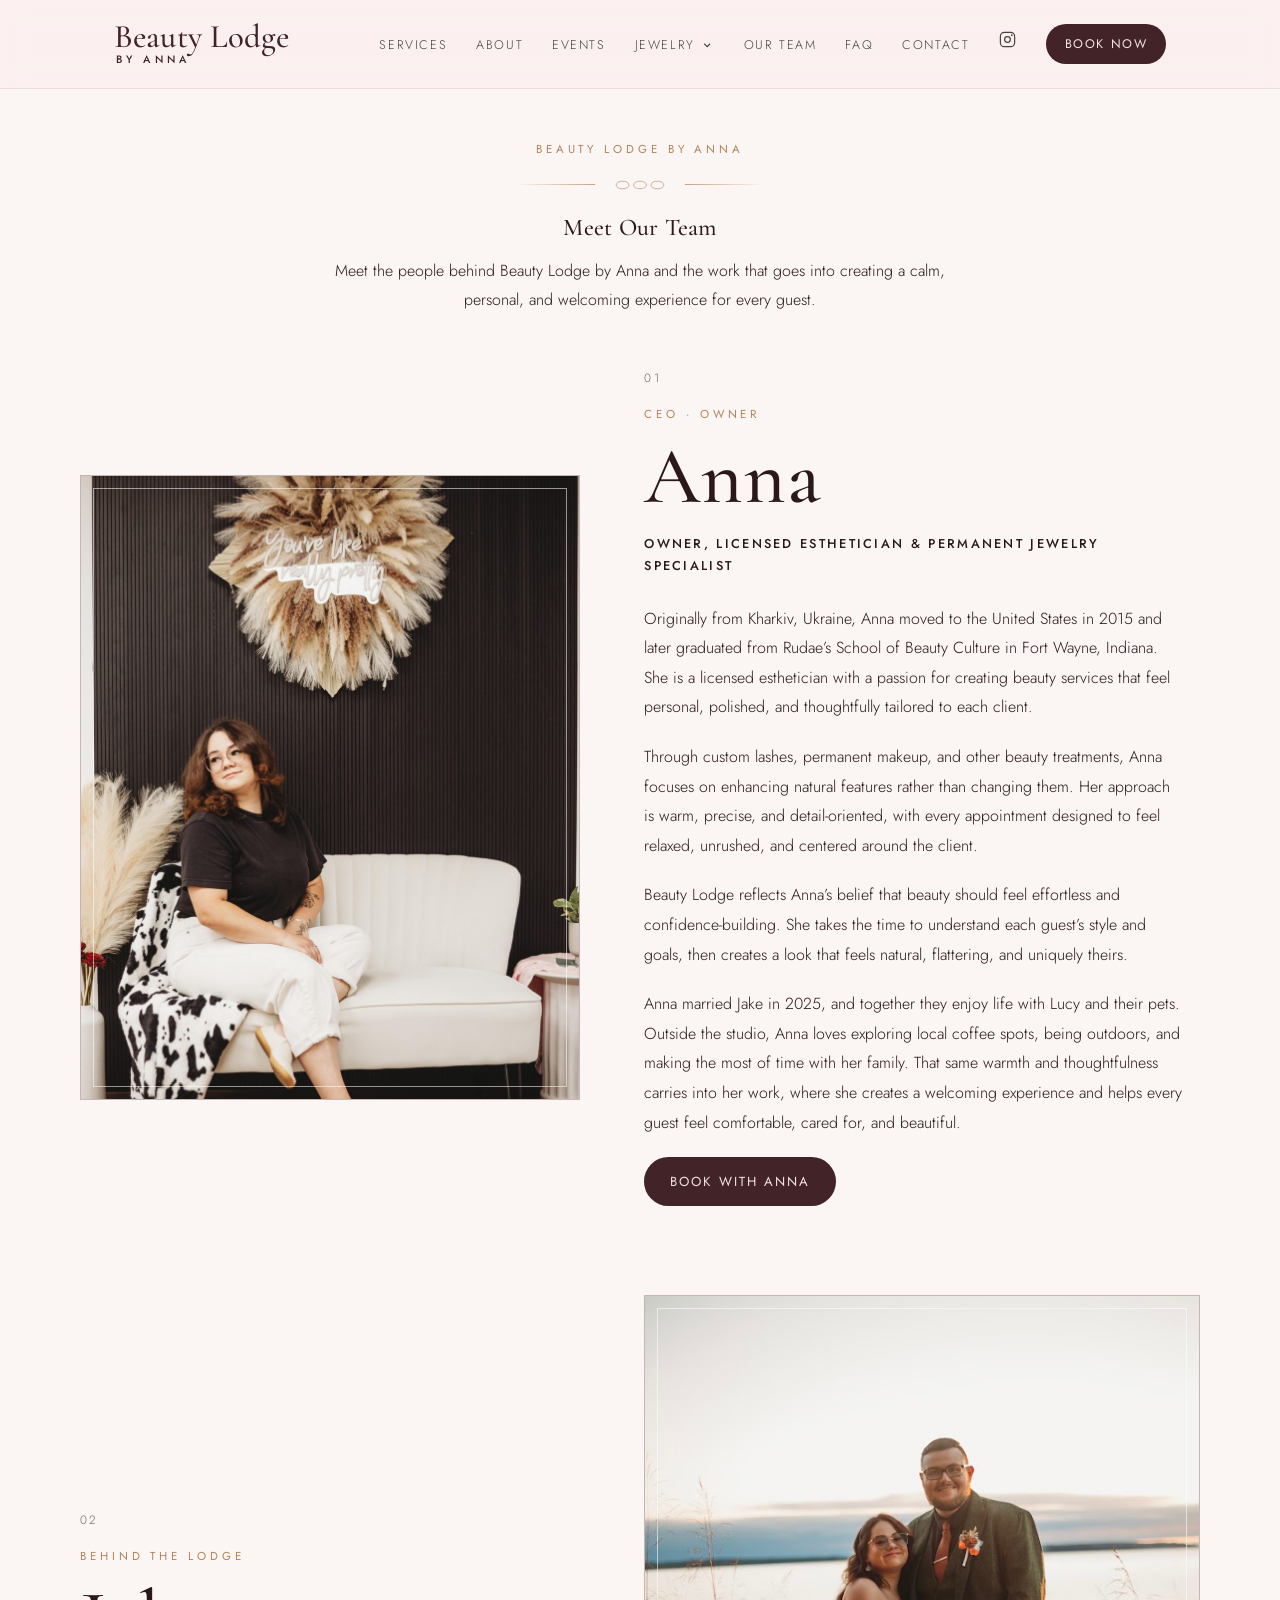
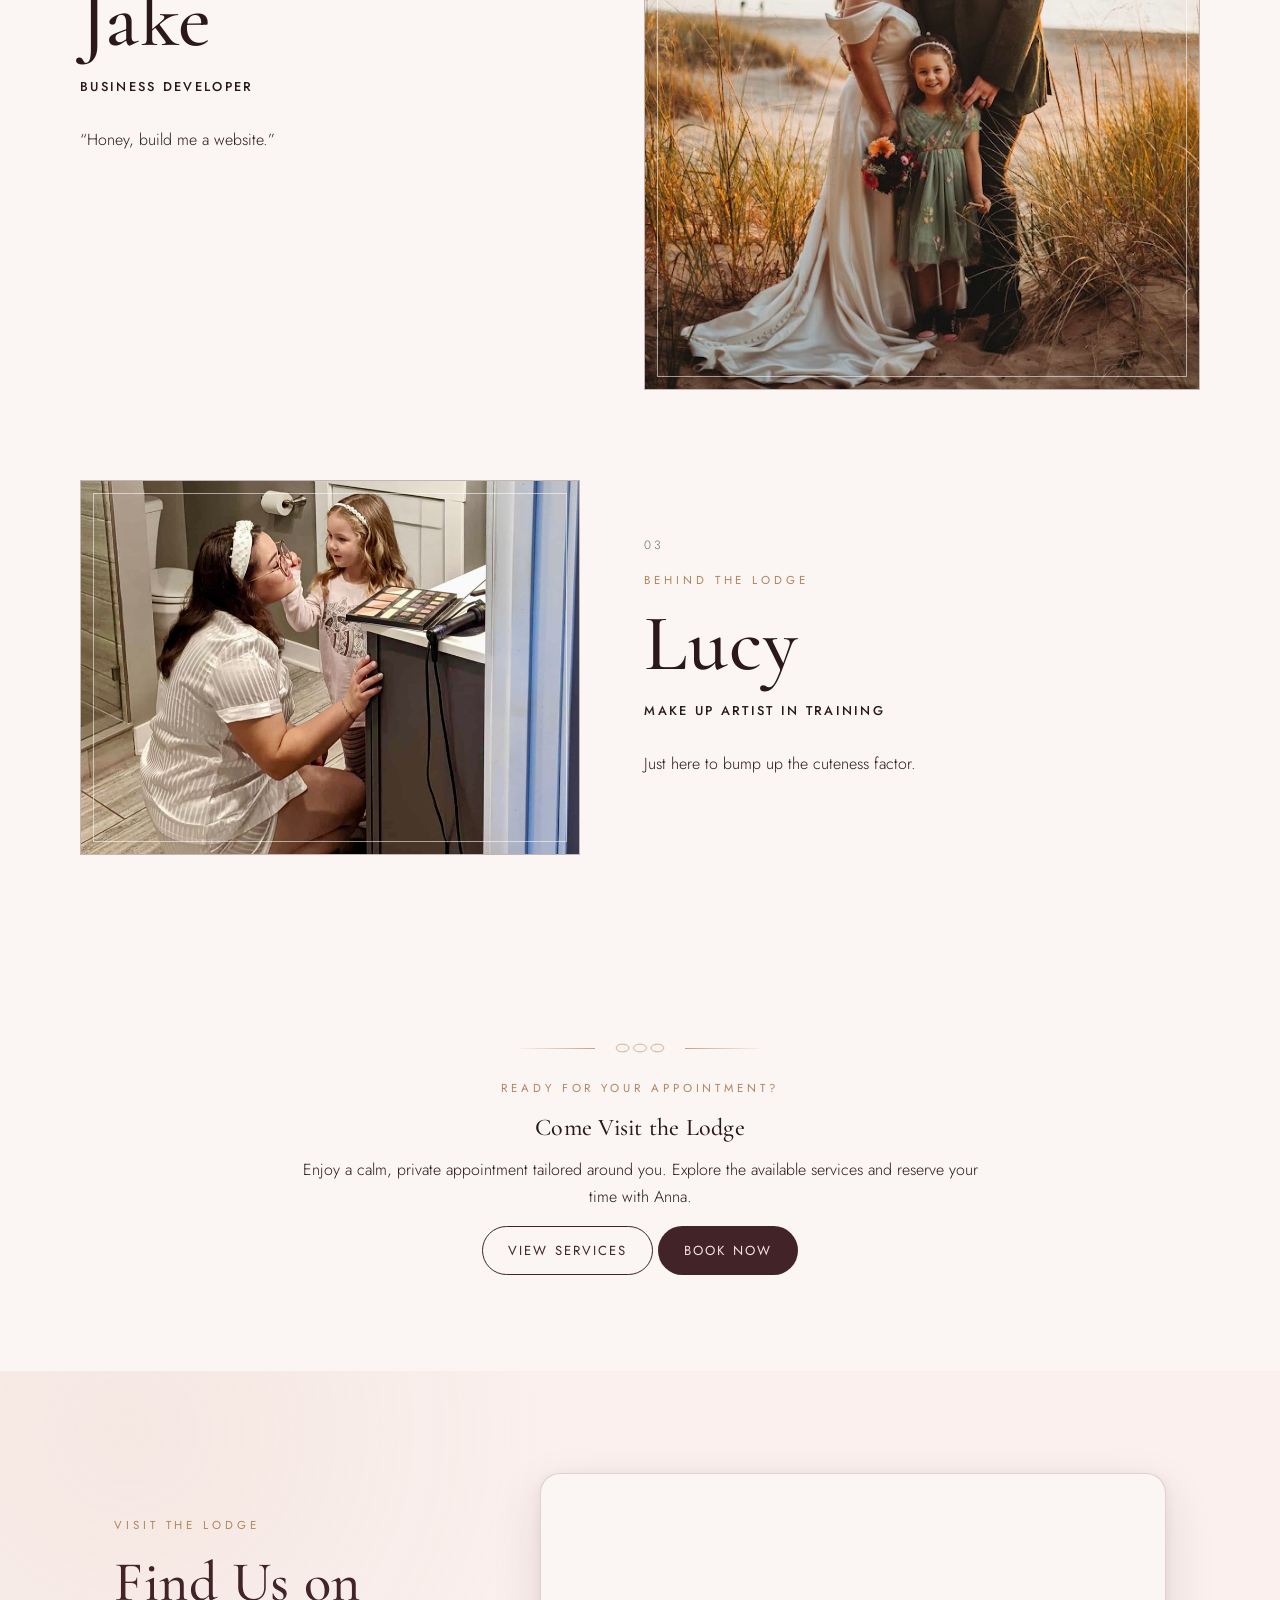
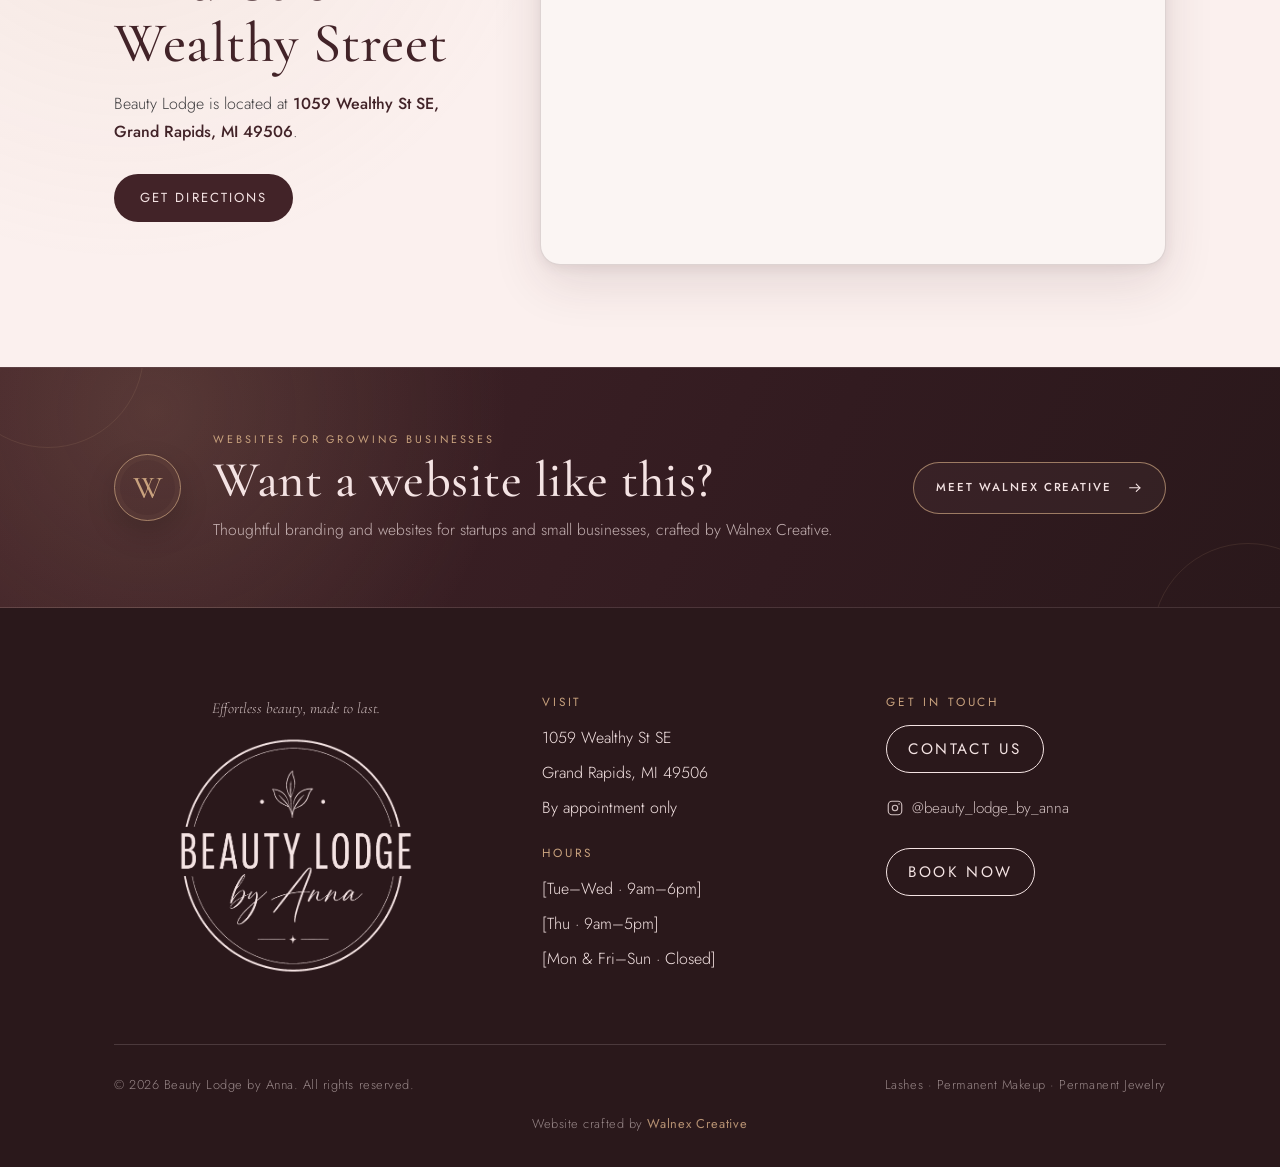
<file: team.html>
<!DOCTYPE html>
<html lang="en">
<head>

  <!-- Google Tag Manager -->
  <script>
    (function(w,d,s,l,i){w[l]=w[l]||[];w[l].push({'gtm.start':
    new Date().getTime(),event:'gtm.js'});var f=d.getElementsByTagName(s)[0],
    j=d.createElement(s),dl=l!='dataLayer'?'&l='+l:'';j.async=true;j.src=
    'https://www.googletagmanager.com/gtm.js?id='+i+dl;f.parentNode.insertBefore(j,f);
    })(window,document,'script','dataLayer','GTM-KRRG2G3N');
  </script>
  <!-- End Google Tag Manager -->

<meta charset="UTF-8" />

  <meta
    name="viewport"
    content="width=device-width, initial-scale=1.0"
  />

  <title>Our Team | Beauty Lodge by Anna</title>

  <meta
    name="description"
    content="Meet Anna, Jake, and Lucy — the team behind Beauty Lodge by Anna in Grand Rapids, Michigan."
  />

  <link rel="preconnect" href="https://fonts.googleapis.com" />

  <link
    rel="preconnect"
    href="https://fonts.gstatic.com"
    crossorigin
  />

  <link
    href="https://fonts.googleapis.com/css2?family=Cormorant+Garamond:ital,wght@0,400;0,500;0,600;1,400;1,500&family=Jost:wght@300;400;500&display=swap"
    rel="stylesheet"
  />

  <link rel="stylesheet" href="styles.css?v=4.1.0" />

  <style>
    /* Team page spacing and photo balance */
    .team-hero {
      padding-top: clamp(2.25rem, 4vw, 3.25rem);
      padding-bottom: clamp(1.25rem, 2.5vw, 2rem);
    }

    .team-section {
      padding-top: clamp(0.75rem, 1.75vw, 1.5rem);
      padding-bottom: clamp(4rem, 7vw, 6rem);
    }

    .team-grid {
      gap: clamp(3.75rem, 7vw, 6rem);
    }

    .team-member {
      gap: clamp(2.25rem, 5vw, 4.5rem);
    }

    /* Lucy's source image is landscape, so give it a landscape frame. */
    .team-member-lucy .team-photo-wrapper {
      aspect-ratio: 4 / 3;
    }

    .team-photo-lucy {
      object-fit: cover;
      object-position: center 45%;
      padding: 0;
      background: none;
    }

    @media (max-width: 860px) {
      .team-hero {
        padding-top: 2.25rem;
        padding-bottom: 1.25rem;
      }

      .team-section {
        padding-top: 0.75rem;
      }

      .team-grid {
        gap: 4rem;
      }

      .team-member {
        gap: 2rem;
      }

      .team-member-lucy .team-photo-wrapper {
        aspect-ratio: 4 / 3;
      }
    }

    @media (max-width: 600px) {
      .team-hero {
        padding-top: 2rem;
        padding-bottom: 1rem;
      }

      .team-section {
        padding-top: 0.5rem;
      }

      .team-grid {
        gap: 3.5rem;
      }
    }
  </style>
</head>

<body>

  <!-- Google Tag Manager (noscript) -->
  <noscript>
    <iframe
      src="https://www.googletagmanager.com/ns.html?id=GTM-KRRG2G3N"
      height="0"
      width="0"
      style="display:none;visibility:hidden"
    ></iframe>
  </noscript>
  <!-- End Google Tag Manager (noscript) -->

<!-- ================= NAV ================= -->
  <header class="nav">
    <div class="nav-inner">
      <a href="index.html" class="brand brand-wordmark" aria-label="Beauty Lodge by Anna — home">
        <span class="brand-wordmark-name">Beauty Lodge</span>
        <span class="brand-wordmark-by">BY ANNA</span>
      </a>
      <button class="nav-toggle" type="button" aria-label="Menu" aria-expanded="false">
        <svg viewBox="0 0 24 24" fill="none" stroke="currentColor" stroke-width="1.5" aria-hidden="true"><path d="M3 6h18M3 12h18M3 18h18" /></svg>
      </button>
      <ul class="nav-links">
        <li><a href="index.html#services">Services</a></li>
        <li><a href="index.html#about">About</a></li>
        <li><a href="jewelry-events.html">Events</a></li>
        <li class="nav-dropdown">
          <button class="nav-dropdown-toggle" type="button" aria-expanded="false" aria-haspopup="true">
            <span>Jewelry</span>
            <svg class="nav-dropdown-chevron" viewBox="0 0 20 20" fill="none" stroke="currentColor" stroke-width="1.5" aria-hidden="true"><path d="m6 8 4 4 4-4" /></svg>
          </button>
          <ul class="nav-submenu" aria-label="Permanent Jewelry">
            <li><a href="jewelry.html">Overview</a></li>
            <li><a href="jewelry-collection.html">The Collection</a></li>
            <li><a href="jewelry-parties.html">Parties &amp; Private Events</a></li>
            <li><a href="jewelry-events.html">Pop-Ups &amp; Markets</a></li>
            <li><a href="jewelry-guide.html">Jewelry Guide</a></li>
          </ul>
        </li>
        <li><a href="team.html" aria-current="page">Our Team</a></li>
        <li><a href="index.html#faq">FAQ</a></li>
        <li><a href="contact.html">Contact</a></li>
        <li>
          <a class="nav-ig" data-ig aria-label="Instagram" href="#">
            <svg viewBox="0 0 24 24" fill="none" stroke="currentColor" stroke-width="1.5" aria-hidden="true">
              <rect x="3" y="3" width="18" height="18" rx="5" />
              <circle cx="12" cy="12" r="3.6" />
              <circle cx="17.4" cy="6.6" r="1.1" fill="currentColor" stroke="none" />
            </svg>
          </a>
        </li>
        <li><a class="btn btn-primary btn-sm" data-book href="#">Book Now</a></li>
      </ul>
    </div>
  </header>
  <main>

    <!-- ================= TEAM HERO ================= -->
    <section class="team-hero">
      <div class="team-hero-inner reveal">

        <p class="eyebrow">
          Beauty Lodge by Anna
        </p>

        <div
          class="chain center"
          aria-hidden="true"
        >
          <svg viewBox="0 0 90 24">
            <g
              fill="none"
              stroke="currentColor"
              stroke-width="1.4"
            >
              <ellipse
                cx="18"
                cy="12"
                rx="10"
                ry="6"
              />

              <ellipse
                cx="45"
                cy="12"
                rx="10"
                ry="6"
              />

              <ellipse
                cx="72"
                cy="12"
                rx="10"
                ry="6"
              />
            </g>
          </svg>
        </div>

        <h1>Meet Our Team</h1>

        <p class="team-intro">
          Meet the people behind Beauty Lodge by Anna and the work
          that goes into creating a calm, personal, and welcoming
          experience for every guest.
        </p>

      </div>
    </section>
    
    <!-- ================= TEAM MEMBERS ================= -->
    <section class="team-section">
      <div class="team-grid">

        <!-- ================= ANNA ================= -->
        <article class="team-member reveal">

          <div class="team-photo-wrapper">
            <img
              src="assets/about.jpg"
              alt="Anna, owner and artist at Beauty Lodge by Anna"
              class="team-photo"
            />
          </div>

          <div class="team-member-copy">

            <p class="team-member-number">01</p>

            <p class="eyebrow">
              CEO · Owner
            </p>

            <h2>Anna</h2>

            <p class="team-title">
              Owner, Licensed Esthetician &amp; Permanent Jewelry Specialist
            </p>

            <div class="team-bio">

              <p>
                Originally from Kharkiv, Ukraine, Anna moved to the United
                States in 2015 and later graduated from Rudae’s School of
                Beauty Culture in Fort Wayne, Indiana. She is a licensed
                esthetician with a passion for creating beauty services that
                feel personal, polished, and thoughtfully tailored to each
                client.
              </p>

              <p>
                Through custom lashes, permanent makeup, and other beauty
                treatments, Anna focuses on enhancing natural features rather
                than changing them. Her approach is warm, precise, and
                detail-oriented, with every appointment designed to feel
                relaxed, unrushed, and centered around the client.
              </p>

              <p>
                Beauty Lodge reflects Anna’s belief that beauty should feel
                effortless and confidence-building. She takes the time to
                understand each guest’s style and goals, then creates a look
                that feels natural, flattering, and uniquely theirs.
              </p>

              <p>
                Anna married Jake in 2025, and together they enjoy life with Lucy and their pets. 
                Outside the studio, Anna loves exploring local coffee spots, being outdoors, and 
                making the most of time with her family. That same warmth and thoughtfulness carries into her work,
                where she creates a welcoming experience and helps every guest feel comfortable, cared for, and beautiful.
              </p>

            </div>

            <a
              class="btn btn-primary"
              data-book
              href="#"
            >
              Book with Anna
            </a>

          </div>
        </article>


        <!-- ================= JAKE ================= -->
        <article class="team-member team-member-reverse reveal">

          <div class="team-photo-wrapper">
            <img
              src="assets/Jake.jpg"
              alt="Jake from Beauty Lodge by Anna"
              class="team-photo"
            />
          </div>

          <div class="team-member-copy">

            <p class="team-member-number">02</p>

            <p class="eyebrow">
              Behind the Lodge
            </p>

            <h2>Jake</h2>

            <p class="team-title">
                    Business Developer
            </p>

            <div class="team-bio">
              <p>
                “Honey, build me a website.”
              </p>
            </div>

          </div>
        </article>


        <!-- ================= LUCY ================= -->
        <article class="team-member team-member-lucy reveal">

          <div class="team-photo-wrapper">
            <img
              src="assets/lucy.jpg"
              alt="Lucy, Make Up Artist in training at Beauty Lodge by Anna"
              class="team-photo team-photo-lucy"
            />
          </div>

          <div class="team-member-copy">

            <p class="team-member-number">03</p>

            <p class="eyebrow">
              Behind the Lodge
            </p>

            <h2>Lucy</h2>

            <p class="team-title">
              Make Up Artist in training
            </p>

            <div class="team-bio">
              <p>
                Just here to bump up the cuteness factor.
              </p>
            </div>

          </div>
        </article>

      </div>
    </section>


    <!-- ================= CALL TO ACTION ================= -->
    <section class="team-cta">
      <div class="team-cta-inner reveal">

        <div
          class="chain center"
          aria-hidden="true"
        >
          <svg viewBox="0 0 90 24">
            <g
              fill="none"
              stroke="currentColor"
              stroke-width="1.4"
            >
              <ellipse
                cx="18"
                cy="12"
                rx="10"
                ry="6"
              />

              <ellipse
                cx="45"
                cy="12"
                rx="10"
                ry="6"
              />

              <ellipse
                cx="72"
                cy="12"
                rx="10"
                ry="6"
              />
            </g>
          </svg>
        </div>

        <p class="eyebrow">
          Ready for your appointment?
        </p>

        <h2>Come Visit the Lodge</h2>

        <p>
          Enjoy a calm, private appointment tailored around you.
          Explore the available services and reserve your time with Anna.
        </p>

        <div class="team-cta-buttons">

          <a
            href="index.html#services"
            class="btn btn-ghost"
          >
            View Services
          </a>

          <a
            href="#"
            class="btn btn-primary"
            data-book
          >
            Book Now
          </a>

        </div>

      </div>
    </section>

  </main>



  <!-- ================= LOCATION ================= -->
  <section class="location-section" aria-labelledby="location-title">
    <div class="wrap location-grid">

      <div class="location-copy reveal">
        <p class="eyebrow">Visit the Lodge</p>
        <h2 id="location-title">Find Us on Wealthy Street</h2>
        <p>
          Beauty Lodge is located at
          <strong>1059 Wealthy St SE, Grand Rapids, MI 49506</strong>.
        </p>

        <a
          class="btn btn-primary"
          href="https://www.google.com/maps/dir/?api=1&destination=1059%20Wealthy%20St%20SE%2C%20Grand%20Rapids%2C%20MI%2049506"
          target="_blank"
          rel="noopener"
        >
          Get Directions
        </a>
      </div>

      <div class="location-map reveal">
        <iframe
          title="Map showing Beauty Lodge by Anna at 1059 Wealthy St SE, Grand Rapids, MI 49506"
          src="https://www.google.com/maps?q=1059+Wealthy+St+SE,+Grand+Rapids,+MI+49506&output=embed"
          loading="lazy"
          referrerpolicy="no-referrer-when-downgrade"
          allowfullscreen
        ></iframe>
      </div>

    </div>
  </section>


  <!-- ================= WALNEX CREATIVE ================= -->
  <section class="walnex-promo" aria-labelledby="walnex-promo-title">
    <div class="wrap walnex-promo-inner">

      <div class="walnex-promo-copy">
        <div class="walnex-promo-brand" aria-hidden="true">
          <span>W</span>
        </div>

        <div>
          <p class="walnex-promo-eyebrow">Websites for growing businesses</p>

          <h2 id="walnex-promo-title">
            Want a website like this?
          </h2>

          <p>
            Thoughtful branding and websites for startups and small businesses,
            crafted by Walnex Creative.
          </p>
        </div>
      </div>

      <a
        class="walnex-promo-cta"
        href="https://www.walnexcreative.com"
        target="_blank"
        rel="noopener noreferrer"
        aria-label="Visit Walnex Creative in a new tab"
      >
        <span>Meet Walnex Creative</span>

        <svg
          viewBox="0 0 24 24"
          fill="none"
          stroke="currentColor"
          stroke-width="1.5"
          stroke-linecap="round"
          stroke-linejoin="round"
          aria-hidden="true"
        >
          <path d="M5 12h14" />
          <path d="m14 7 5 5-5 5" />
        </svg>
      </a>

    </div>
  </section>

  <!-- ================= CONTACT / FOOTER ================= -->
  <footer
    class="footer"
    id="contact"
  >
    <div class="wrap">

      <div class="footer-grid">

        <div>

          <p class="footer-tag">
            Effortless beauty, made to last.
          </p>

          <img
            class="flogo beauty-lodge-footer-logo"
            src="assets/logo-beauty-lodge-transparent.png"
            alt="Beauty Lodge by Anna"
          />

        </div>


        <div>

          <h4>Visit</h4>

          <ul>
            <li>1059 Wealthy St SE</li>
            <li>Grand Rapids, MI 49506</li>
            <li>By appointment only</li>
          </ul>

          <h4 style="margin-top: 1.6rem;">
            Hours
          </h4>

          <ul>
            <li>[Tue–Wed · 9am–6pm]</li>
            <li>[Thu · 9am–5pm]</li>
            <li>[Mon &amp; Fri–Sun · Closed]</li>
          </ul>

        </div>


        <div>

          <h4>Get in touch</h4>

          <ul>

            <li class="footer-contact-action">
              <a class="btn btn-light btn-sm" href="contact.html">
                Contact Us
              </a>
            </li>

            <li>
              <a
                class="footer-ig"
                data-ig
                href="#"
              >
                <svg
                  viewBox="0 0 24 24"
                  fill="none"
                  stroke="currentColor"
                  stroke-width="1.5"
                  aria-hidden="true"
                >
                  <rect
                    x="3"
                    y="3"
                    width="18"
                    height="18"
                    rx="5"
                  />

                  <circle
                    cx="12"
                    cy="12"
                    r="3.6"
                  />

                  <circle
                    cx="17.4"
                    cy="6.6"
                    r="1.1"
                    fill="currentColor"
                    stroke="none"
                  />
                </svg>

                @beauty_lodge_by_anna
              </a>
            </li>

          </ul>

          <p style="margin-top: 1.4rem;">
            <a
              class="btn btn-light btn-sm"
              data-book
              href="#"
            >
              Book Now
            </a>
          </p>

        </div>

      </div>


      <div class="footer-bottom">

        <small>
          © <span id="yr"></span>
          Beauty Lodge by Anna. All rights reserved.
        </small>

        <small>
          Lashes · Permanent Makeup · Permanent Jewelry
        </small>

        <small class="walnex-footer-credit">
          Website crafted by
          <a
            href="https://www.walnexcreative.com"
            target="_blank"
            rel="noopener noreferrer"
          >
            Walnex Creative
          </a>
        </small>

      </div>

    </div>
  </footer>


  <script src="script.js?v=4.1.0"></script>

  <script>
    const year = document.getElementById("yr");

    if (year) {
      year.textContent = new Date().getFullYear();
    }
  </script>

</body>
</html>
</file>
<file: styles.css>
/* ============================================================
   Beauty Lodge by Anna — shared styles
   Brand palette pulled from the official logo files:
   burgundy #422328 · blush #F4E3E3 · charcoal #403F41
   ============================================================ */

:root {
  --burgundy: #422328;
  --wine: #5a2f37;
  --blush: #f4e3e3;
  --blush-soft: #fbf0ee;
  --porcelain: #fbf5f3;
  --rosegold: #c9a27e;
  --rosegold-deep: #b0855c;
  --charcoal: #403f41;
  --ink: #2a181b;

  --display: "Cormorant Garamond", Georgia, "Times New Roman", serif;
  --sans: "Jost", system-ui, -apple-system, Segoe UI, Roboto, sans-serif;

  --maxw: 1180px;
  --gutter: clamp(1.25rem, 5vw, 4rem);
  --radius: 4px;
  --shadow: 0 18px 50px -28px rgba(42, 24, 27, 0.45);
  --ease: cubic-bezier(0.22, 1, 0.36, 1);
}

*,
*::before,
*::after { box-sizing: border-box; }

html { scroll-behavior: smooth; }

body {
  margin: 0;
  font-family: var(--sans);
  font-weight: 300;
  color: var(--ink);
  background: var(--porcelain);
  line-height: 1.65;
  -webkit-font-smoothing: antialiased;
  text-rendering: optimizeLegibility;
}

img { max-width: 100%; display: block; }

a { color: inherit; text-decoration: none; }

h1, h2, h3, h4 {
  font-family: var(--display);
  font-weight: 500;
  line-height: 1.08;
  margin: 0;
  letter-spacing: 0.01em;
}

p { margin: 0 0 1rem; }

.wrap {
  max-width: var(--maxw);
  margin-inline: auto;
  padding-inline: var(--gutter);
}

.eyebrow {
  font-family: var(--sans);
  font-weight: 400;
  font-size: 0.72rem;
  letter-spacing: 0.34em;
  text-transform: uppercase;
  color: var(--rosegold-deep);
  margin: 0 0 1.1rem;
}

.section { padding-block: clamp(4rem, 9vw, 7.5rem); }
.section-head { max-width: 44rem; margin-bottom: 3rem; }
.section-head h2 { font-size: clamp(2.2rem, 5vw, 3.4rem); }
.section-head p { color: var(--charcoal); font-size: 1.08rem; margin-top: 0.75rem; }

/* ---- chain divider: the signature motif ---- */
.chain {
  display: flex;
  align-items: center;
  gap: 1rem;
  margin: 0 0 1.4rem;
  color: var(--rosegold);
}
.chain.center { justify-content: center; }
.chain::before,
.chain::after {
  content: "";
  height: 1px;
  flex: 1;
  max-width: 5rem;
  background: linear-gradient(90deg, transparent, currentColor);
}
.chain::after { background: linear-gradient(90deg, currentColor, transparent); }
.chain svg { width: 58px; height: 16px; opacity: 0.9; }

/* ---- buttons ---- */
.btn {
  display: inline-flex;
  align-items: center;
  gap: 0.5rem;
  font-family: var(--sans);
  font-weight: 400;
  font-size: 0.82rem;
  letter-spacing: 0.16em;
  text-transform: uppercase;
  padding: 0.95em 1.9em;
  border-radius: 999px;
  border: 1px solid transparent;
  cursor: pointer;
  transition: transform 0.35s var(--ease), background 0.35s var(--ease),
    color 0.35s var(--ease), border-color 0.35s var(--ease);
}
.btn-primary { background: var(--burgundy); color: var(--blush); }
.btn-primary:hover { background: var(--wine); transform: translateY(-2px); }
.btn-ghost { border-color: currentColor; color: var(--burgundy); }
.btn-ghost:hover { background: var(--burgundy); color: var(--blush); transform: translateY(-2px); }
.btn-light { border-color: var(--blush); color: var(--blush); }
.btn-light:hover { background: var(--blush); color: var(--burgundy); transform: translateY(-2px); }
.btn-sm { padding: 0.7em 1.4em; font-size: 0.72rem; }

/* ============================================================
   NAV
   ============================================================ */
.nav {
  position: sticky;
  top: 0;
  z-index: 50;
  background: rgba(251, 240, 238, 0.82);
  backdrop-filter: blur(12px);
  border-bottom: 1px solid rgba(66, 35, 40, 0.09);
}
.nav-inner {
  max-width: var(--maxw);
  margin-inline: auto;
  padding: 0.85rem var(--gutter);
  display: flex;
  align-items: center;
  justify-content: space-between;
  gap: 1.5rem;
}
.brand {
  font-family: var(--display);
  font-size: clamp(1.85rem, 3.5vw, 2.4rem);
  font-weight: 600;
  letter-spacing: 0.015em;
  color: var(--burgundy);
  line-height: 0.98;
  display: flex;
  flex-direction: column;
}
.brand small {
  font-family: var(--sans);
  font-weight: 400;
  font-size: 0.66rem;
  letter-spacing: 0.44em;
  text-transform: uppercase;
  color: var(--rosegold-deep);
  margin-top: 0.4rem;
  padding-left: 0.1rem;
}
.nav-links {
  display: flex;
  align-items: center;
  gap: 1.8rem;
  list-style: none;
  margin: 0;
  padding: 0;
}
.nav-links a {
  font-size: 0.78rem;
  letter-spacing: 0.13em;
  text-transform: uppercase;
  color: var(--charcoal);
  transition: color 0.25s;
}
.nav-links a:hover { color: var(--burgundy); }
.nav-ig { display: inline-flex; }
.nav-ig svg { width: 19px; height: 19px; }
.nav-toggle {
  display: none;
  background: none;
  border: 0;
  cursor: pointer;
  padding: 0.4rem;
  color: var(--burgundy);
}
.nav-toggle svg { width: 26px; height: 26px; }

/* Ensure the nav Book button keeps its own colors (override .nav-links a) */
.nav-links a.btn-primary,
.nav-links a.btn-primary:link,
.nav-links a.btn-primary:visited {
  color: var(--blush);
  background: var(--burgundy);
}
.nav-links a.btn-primary:hover {
  color: var(--blush);
  background: var(--wine);
}

/* ============================================================
   HERO
   ============================================================ */
.hero {
  position: relative;
  min-height: min(88vh, 760px);
  display: grid;
  place-items: center;
  text-align: center;
  color: var(--blush);
  overflow: hidden;
}
.hero-bg {
  position: absolute;
  inset: 0;
  width: 100%;
  height: 100%;
  object-fit: cover;
  z-index: -2;
}
.hero::after {
  content: "";
  position: absolute;
  inset: 0;
  z-index: -1;
  background: linear-gradient(180deg, rgba(42, 24, 27, 0.55), rgba(42, 24, 27, 0.78));
}
.hero-inner { padding: 6rem var(--gutter); max-width: 60rem; }
.hero h1 {
  font-size: clamp(2.9rem, 8vw, 6rem);
  font-weight: 500;
  letter-spacing: 0.005em;
}
.hero h1 em { font-style: italic; color: var(--blush); }
.hero .lede {
  font-size: clamp(1.05rem, 2.2vw, 1.3rem);
  max-width: 34rem;
  margin: 1.6rem auto 2.4rem;
  color: rgba(244, 227, 227, 0.9);
  font-weight: 300;
}
.hero .chain { color: var(--rosegold); justify-content: center; }
.hero-cta { display: flex; gap: 1rem; justify-content: center; flex-wrap: wrap; }

/* ============================================================
   SERVICES
   ============================================================ */
.svc-group { margin-bottom: 3.5rem; }
.svc-group:last-child { margin-bottom: 0; }
.svc-group-title {
  font-size: 1rem;
  font-family: var(--sans);
  font-weight: 400;
  letter-spacing: 0.22em;
  text-transform: uppercase;
  color: var(--rosegold-deep);
  padding-bottom: 1rem;
  margin-bottom: 2rem;
  border-bottom: 1px solid rgba(66, 35, 40, 0.12);
}
.svc-grid {
  display: grid;
  grid-template-columns: repeat(4, minmax(0, 1fr));
  gap: 1rem;
}
.svc-card {
  background: #fff;
  border: 1px solid rgba(66, 35, 40, 0.08);
  border-radius: var(--radius);
  padding: 2rem 1.9rem;
  overflow: hidden;
  display: flex;
  flex-direction: column;
  transition: transform 0.4s var(--ease), box-shadow 0.4s var(--ease),
    border-color 0.4s var(--ease);
}
.svc-img {
  display: block;
  width: calc(100% + 3.8rem);
  height: 210px;
  object-fit: cover;
  margin: -2rem -1.9rem 1.5rem;
}
.svc-card:hover {
  transform: translateY(-5px);
  box-shadow: var(--shadow);
  border-color: rgba(201, 162, 126, 0.55);
}
.svc-card h3 { font-size: 1.75rem; margin-bottom: 0.5rem; }
.svc-card .desc { color: var(--charcoal); font-size: 0.97rem; flex: 1; }
.svc-meta {
  display: flex;
  align-items: baseline;
  justify-content: space-between;
  gap: 1rem;
  margin: 1.4rem 0 1.5rem;
  padding-top: 1.2rem;
  border-top: 1px dashed rgba(66, 35, 40, 0.18);
}
.svc-price {
  font-family: var(--display);
  font-size: 1.7rem;
  font-weight: 600;
  color: var(--burgundy);
}
.service-price-original {
  margin-right: 0.45rem;
  color: rgba(64, 63, 65, 0.62);
  font-size: 0.78em;
  text-decoration: line-through;
  text-decoration-thickness: 1px;
}

.service-price-sale {
  color: var(--burgundy);
  font-weight: 700;
}

.svc-dur {
  font-size: 0.74rem;
  letter-spacing: 0.12em;
  text-transform: uppercase;
  color: var(--charcoal);
}
.svc-card .btn { align-self: flex-start; }

/* ============================================================
   ABOUT
   ============================================================ */
.about { background: var(--blush-soft); }
.about-grid {
  display: grid;
  grid-template-columns: 0.85fr 1.15fr;
  gap: clamp(2rem, 6vw, 5rem);
  align-items: center;
}
.about-photo {
  position: relative;
  border-radius: var(--radius);
  overflow: hidden;
  aspect-ratio: 4 / 5;
  box-shadow: var(--shadow);
}
.about-photo img { width: 100%; height: 100%; object-fit: cover; }
.about-text h2 { font-size: clamp(2.2rem, 5vw, 3.4rem); margin-bottom: 1.2rem; }
.about-text p { color: var(--charcoal); font-size: 1.06rem; }
.about-sign {
  font-family: var(--display);
  font-style: italic;
  font-size: 1.9rem;
  color: var(--burgundy);
  margin-top: 1.4rem;
}
/* ============================================================
   OUR TEAM PAGE
   ============================================================ */

.team-hero {
  padding: 9rem 1.5rem 5rem;
  text-align: center;
}

.team-hero-inner {
  width: min(760px, 100%);
  margin: 0 auto;
}

.team-hero h1 {
  margin: 0.5rem 0 1rem;
}

.team-intro {
  max-width: 620px;
  margin: 0 auto;
  line-height: 1.8;
}

.team-section {
  padding: 2rem 1.5rem 7rem;
}

.team-grid {
  width: min(1120px, 100%);
  margin: 0 auto;
  display: grid;
  gap: 7rem;
}

.team-member {
  display: grid;
  grid-template-columns: minmax(280px, 0.9fr) minmax(300px, 1fr);
  align-items: center;
  gap: clamp(2.5rem, 7vw, 7rem);
}

.team-member-reverse .team-photo-wrapper {
  order: 2;
}

.team-member-reverse .team-member-copy {
  order: 1;
}

.team-photo-wrapper {
  position: relative;
  overflow: hidden;
  aspect-ratio: 4 / 5;
  border: 1px solid rgba(66, 35, 40, 0.3);
}

.team-photo-wrapper::before {
  content: "";
  position: absolute;
  inset: 0.75rem;
  border: 1px solid rgba(255, 255, 255, 0.55);
  z-index: 1;
  pointer-events: none;
}

.team-photo {
  width: 100%;
  height: 100%;
  display: block;
  object-fit: cover;
}

.team-member-copy {
  max-width: 540px;
}

.team-member-number {
  margin: 0 0 1rem;
  font-family: "Jost", sans-serif;
  font-size: 0.75rem;
  letter-spacing: 0.2em;
  text-transform: uppercase;
  opacity: 0.65;
}

.team-member h2 {
  margin: 0;
  font-family: "Cormorant Garamond", serif;
  font-size: clamp(3rem, 7vw, 5rem);
  font-weight: 500;
  line-height: 0.9;
}

.team-title {
  margin: 1.25rem 0 1.75rem;
  font-family: "Jost", sans-serif;
  font-size: 0.8rem;
  font-weight: 500;
  letter-spacing: 0.18em;
  text-transform: uppercase;
}

.team-bio {
  line-height: 1.85;
}

.team-bio p {
  margin: 0 0 1.25rem;
}

.team-cta {
  padding: 6rem 1.5rem;
  text-align: center;
}

.team-cta-inner {
  width: min(700px, 100%);
  margin: 0 auto;
}

.team-cta h2 {
  margin: 0.5rem 0 1rem;
}

.team-cta .button {
  display: inline-flex;
  margin-top: 1.5rem;
}

/* ============================================================
   MOBILE
   ============================================================ */

@media (max-width: 760px) {
  .team-hero {
    padding-top: 7rem;
  }

  .team-grid {
    gap: 5rem;
  }

  .team-member {
    grid-template-columns: 1fr;
    gap: 2rem;
  }

  .team-member-reverse .team-photo-wrapper,
  .team-member-reverse .team-member-copy {
    order: initial;
  }

  .team-photo-wrapper {
    width: 100%;
    max-width: 500px;
    margin: 0 auto;
  }

  .team-member-copy {
    max-width: none;
  }
}
/* ============================================================
   EVENTS
   ============================================================ */
.events {
  position: relative;
  color: var(--blush);
  overflow: hidden;
}
.events-bg { position: absolute; inset: 0; width: 100%; height: 100%; object-fit: cover; z-index: -2; }
.events::after {
  content: "";
  position: absolute; inset: 0; z-index: -1;
  background: linear-gradient(120deg, rgba(66, 35, 40, 0.9) 35%, rgba(66, 35, 40, 0.62));
}
.events-inner {
  max-width: 64rem;
  margin-inline: auto;
  text-align: center;
}
.events h2 {
  max-width: 50rem;
  margin-inline: auto;
  font-size: clamp(2.6rem, 6vw, 4.4rem);
}
.events p {
  max-width: 42rem;
  margin-inline: auto;
  color: rgba(244, 227, 227, 0.94);
  font-size: 1.08rem;
}
.events .chain {
  justify-content: center;
  color: var(--rosegold);
}
.events-list {
  width: fit-content;
  max-width: 100%;
  list-style: none;
  margin: 1.6rem auto 2rem;
  padding: 0;
  display: grid;
  gap: 0.6rem;
  text-align: left;
}
.events-list li {
  padding-left: 1.5rem;
  position: relative;
  color: rgba(244, 227, 227, 0.94);
}
.events-list li::before {
  content: "◆";
  position: absolute;
  left: 0;
  color: var(--rosegold);
  font-size: 0.7rem;
  top: 0.35rem;
}

/* ============================================================
   JEWELRY TEASER (on home)
   ============================================================ */
.teaser { background: var(--burgundy); color: var(--blush); text-align: center; }
.teaser h2 { font-size: clamp(2.2rem, 5vw, 3.4rem); margin-bottom: 1rem; }
.teaser p { max-width: 38rem; margin-inline: auto; color: rgba(244, 227, 227, 0.88); }
.teaser .chain { color: var(--rosegold); }

/* ============================================================
   FAQ
   ============================================================ */
.faq-grid { display: grid; grid-template-columns: 0.6fr 1.4fr; gap: clamp(2rem, 5vw, 4rem); }
.faq-list { display: grid; gap: 0.8rem; }
.faq-item {
  border: 1px solid rgba(66, 35, 40, 0.12);
  border-radius: var(--radius);
  background: #fff;
  overflow: hidden;
}
.faq-q {
  width: 100%;
  text-align: left;
  background: none;
  border: 0;
  cursor: pointer;
  padding: 1.25rem 1.4rem;
  font-family: var(--display);
  font-size: 1.3rem;
  color: var(--burgundy);
  display: flex;
  justify-content: space-between;
  align-items: center;
  gap: 1rem;
}
.faq-q .mark { color: var(--rosegold); transition: transform 0.3s var(--ease); flex-shrink: 0; font-family: var(--sans); font-weight: 300; }
.faq-item[open] .mark { transform: rotate(45deg); }
.faq-a { padding: 0 1.4rem 1.3rem; color: var(--charcoal); font-size: 0.98rem; }

/* ============================================================
   CONTACT / FOOTER
   ============================================================ */
.footer { background: var(--ink); color: var(--blush); padding-block: clamp(3.5rem, 7vw, 5.5rem) 2rem; }
.footer-grid {
  display: grid;
  grid-template-columns: 1.3fr 1fr 1fr;
  gap: clamp(2rem, 5vw, 4rem);
  padding-bottom: 3rem;
  border-bottom: 1px solid rgba(244, 227, 227, 0.16);
}
.footer .flogo { width: 190px; margin-bottom: 1.2rem; }
.footer h4 {
  font-family: var(--sans);
  font-weight: 400;
  font-size: 0.74rem;
  letter-spacing: 0.24em;
  text-transform: uppercase;
  color: var(--rosegold);
  margin-bottom: 1rem;
}
.footer p, .footer a { color: rgba(244, 227, 227, 0.82); font-size: 0.95rem; }
.footer a:hover { color: var(--blush); }
.footer ul { list-style: none; margin: 0; padding: 0; display: grid; gap: 0.55rem; }
.footer-tag { font-family: var(--display); font-style: italic; font-size: 1.35rem; color: var(--blush); margin-bottom: 0.8rem; }
.footer-bottom {
  display: flex;
  justify-content: space-between;
  align-items: center;
  gap: 1rem;
  padding-top: 1.8rem;
  flex-wrap: wrap;
}
.footer-bottom small { color: rgba(244, 227, 227, 0.55); font-size: 0.8rem; letter-spacing: 0.04em; }
.footer-ig { display: inline-flex; align-items: center; gap: 0.5rem; }
.footer-ig svg { width: 18px; height: 18px; }

/* ============================================================
   JEWELRY PAGE
   ============================================================ */
.jhero {
  position: relative;
  min-height: min(70vh, 620px);
  display: grid;
  place-items: center;
  text-align: center;
  color: var(--blush);
  overflow: hidden;
}
.jhero-bg { position: absolute; inset: 0; width: 100%; height: 100%; object-fit: cover; z-index: -2; }
.jhero::after {
  content: ""; position: absolute; inset: 0; z-index: -1;
  background: linear-gradient(180deg, rgba(42, 24, 27, 0.5), rgba(42, 24, 27, 0.82));
}
.jhero-inner { padding: 5rem var(--gutter); max-width: 46rem; }
.jhero .jlogo { width: min(260px, 60vw); margin: 0 auto 2rem; }
.jhero h1 { font-size: clamp(2.6rem, 7vw, 4.8rem); }
.jhero p { color: rgba(244, 227, 227, 0.9); font-size: 1.1rem; margin-top: 1.2rem; }

.gallery-grid {
  display: grid;
  grid-template-columns: repeat(3, 1fr);
  gap: 1rem;
}
.gallery-grid figure {
  margin: 0;
  border-radius: var(--radius);
  overflow: hidden;
  aspect-ratio: 1 / 1;
  background: var(--blush-soft);
}
.gallery-grid img {
  width: 100%;
  height: 100%;
  object-fit: cover;
  transition: transform 0.6s var(--ease);
}
.gallery-grid figure:hover img { transform: scale(1.05); }

.jcta { text-align: center; background: var(--blush-soft); }
.jcta h2 { font-size: clamp(2rem, 5vw, 3rem); margin-bottom: 1rem; }
.jcta p { max-width: 34rem; margin: 0 auto 2rem; color: var(--charcoal); }

/* ============================================================
   REVEAL ANIMATION
   ============================================================ */
.reveal { opacity: 0; transform: translateY(24px); transition: opacity 0.8s var(--ease), transform 0.8s var(--ease); }
.reveal.in { opacity: 1; transform: none; }

/* ============================================================
   RESPONSIVE
   ============================================================ */
@media (max-width: 1080px) {
  .svc-grid {
    grid-template-columns: repeat(2, minmax(0, 1fr));
  }
}

@media (max-width: 860px) {
  .nav-toggle { display: inline-flex; }
  .nav-links {
    position: absolute;
    top: 100%;
    left: 0;
    right: 0;
    flex-direction: column;
    align-items: flex-start;
    gap: 0;
    background: var(--porcelain);
    border-bottom: 1px solid rgba(66, 35, 40, 0.1);
    padding: 0.5rem var(--gutter) 1.4rem;
    clip-path: inset(0 0 100% 0);
    transition: clip-path 0.4s var(--ease);
  }
  .nav-links.open { clip-path: inset(0 0 0 0); }
  .nav-links li { width: 100%; }
  .nav-links a { display: block; padding: 0.85rem 0; width: 100%; border-bottom: 1px solid rgba(66,35,40,0.07); }
  .nav-links .btn { margin-top: 0.9rem; }
  .about-grid { grid-template-columns: 1fr; }
  .about-photo { max-width: 420px; }
  .faq-grid { grid-template-columns: 1fr; }
  .footer-grid { grid-template-columns: 1fr; }
  .gallery-grid { grid-template-columns: repeat(2, 1fr); }
}

@media (max-width: 600px) {
  .svc-grid { grid-template-columns: 1fr; }
}

@media (max-width: 480px) {
  .gallery-grid { grid-template-columns: 1fr; }
}

/* ---- accessibility ---- */
:focus-visible { outline: 2px solid var(--rosegold-deep); outline-offset: 3px; border-radius: 2px; }

@media (prefers-reduced-motion: reduce) {
  * { scroll-behavior: auto !important; }
  .reveal { opacity: 1; transform: none; transition: none; }
  .btn:hover, .svc-card:hover, .gallery-grid figure:hover img { transform: none; }
}

/* native <summary> marker cleanup for FAQ */
.faq-q { list-style: none; }
.faq-q::-webkit-details-marker { display: none; }

/* ---- Recent work gallery (home) ---- */
.work { background: var(--porcelain); }
.work-grid {
  display: grid;
  grid-template-columns: repeat(4, 1fr);
  gap: 1rem;
}
.work-grid figure {
  margin: 0;
  border-radius: var(--radius);
  overflow: hidden;
  aspect-ratio: 3 / 4;
  background: var(--blush-soft);
}
.work-grid img { width: 100%; height: 100%; object-fit: cover; transition: transform 0.6s var(--ease); }
.work-grid figure:hover img { transform: scale(1.05); }
@media (max-width: 780px) { .work-grid { grid-template-columns: repeat(2, 1fr); } }

/* Footer book button keeps light text on dark footer */
.footer a.btn-light, .footer a.btn-light:hover { color: var(--blush); }

/* ============================================================
   PHONE-ONLY: center content & show full card photos
   (desktop layout is unaffected)
   ============================================================ */
@media (max-width: 600px) {
  /* center section intros and their chain dividers */
  .section-head { text-align: center; margin-inline: auto; }
  .section-head .chain,
  .about-text .chain,
  .events-inner .chain,
  #faq .chain { justify-content: center; }

  /* service group labels */
  .svc-group-title { text-align: center; }

  /* service cards: center text, center button, show whole photo */
  .svc-card { text-align: center; align-items: center; }
  .svc-card .btn { align-self: center; }
  .svc-img {
    height: auto;
    object-fit: contain;
    background: var(--blush-soft);
  }

  /* about: center text, divider, signature, and photo */
  .about-text { text-align: center; }
  .about-photo { margin-inline: auto; }

  /* events */
  .events-inner { text-align: center; }
  .events-list { display: inline-grid; text-align: left; }

  /* faq intro column */
  #faq > .wrap > .reveal:first-child { text-align: center; }
  #faq > .wrap > .reveal:first-child .chain { justify-content: center; }

  /* footer: center all columns and content */
  .footer-grid { text-align: center; }
  .footer .flogo { margin-inline: auto; }
  .footer ul { justify-items: center; }
  .footer-ig { justify-content: center; }
  .footer-bottom { justify-content: center; text-align: center; }
}

/* ============================================================
   GOOGLE CALENDAR POP-UP CARDS
   ============================================================ */
.popups {
  width: min(100%, 58rem);
  margin: 3.5rem auto 2.5rem;
  padding-top: 3rem;
  border-top: 1px solid rgba(244, 227, 227, 0.28);
  text-align: center;
}

.popups-heading {
  max-width: 44rem;
  margin: 0 auto 2.25rem;
  text-align: center;
}

.popups-heading .eyebrow {
  color: var(--rosegold);
  margin-bottom: 0.65rem;
}

.popups-heading h3 {
  color: var(--blush);
  font-size: clamp(2.4rem, 6vw, 4rem);
  margin-bottom: 0.9rem;
}

.popups-heading p:not(.eyebrow) {
  max-width: 42rem;
  margin-inline: auto;
  color: rgba(244, 227, 227, 0.94);
}

.popup-grid {
  width: 100%;
  display: grid;
  gap: 1.25rem;
  margin: 0 auto 2.4rem;
}

.popup-card {
  width: 100%;
  display: grid;
  grid-template-columns: 104px minmax(0, 1fr);
  align-items: center;
  gap: 1.75rem;
  padding: 1.55rem;
  text-align: left;
  color: var(--ink);
  background: #fffaf8;
  border: 1px solid rgba(201, 162, 126, 0.62);
  border-radius: 6px;
  box-shadow: 0 18px 45px -30px rgba(42, 24, 27, 0.75);
  transition: transform 0.35s var(--ease), border-color 0.35s var(--ease), box-shadow 0.35s var(--ease);
}

.popup-card:hover {
  transform: translateY(-3px);
  border-color: var(--rosegold-deep);
  box-shadow: var(--shadow);
}

.popup-date {
  min-height: 112px;
  padding: 1rem 0.65rem;
  display: flex;
  flex-direction: column;
  align-items: center;
  justify-content: center;
  color: #fff7f4;
  background: var(--burgundy);
  border-radius: 4px;
  text-align: center;
}

.popup-month {
  font-family: var(--sans);
  font-size: 0.72rem;
  font-weight: 500;
  letter-spacing: 0.24em;
}

.popup-day {
  margin-top: 0.2rem;
  font-family: var(--display);
  font-size: 2.8rem;
  font-weight: 600;
  line-height: 0.95;
}

.popup-content {
  min-width: 0;
}

.popup-content h4 {
  margin: 0 0 0.6rem;
  color: var(--burgundy);
  font-size: clamp(1.8rem, 4vw, 2.35rem);
  line-height: 1.08;
}

.events .popup-schedule {
  max-width: none;
  margin: 0 0 0.55rem;
  color: #6f3942;
  font-family: var(--sans);
  font-size: 0.86rem;
  font-weight: 500;
  letter-spacing: 0.055em;
  line-height: 1.55;
  text-transform: uppercase;
}

.events .popup-location {
  max-width: none;
  display: flex;
  align-items: flex-start;
  justify-content: flex-start;
  gap: 0.55rem;
  margin: 0 0 0.65rem;
  color: #4a3f41;
  font-family: var(--sans);
  font-size: 0.98rem;
  font-weight: 400;
  line-height: 1.55;
}

.popup-location svg {
  width: 18px;
  height: 18px;
  margin-top: 0.2rem;
  flex: 0 0 auto;
  color: var(--rosegold-deep);
}

.events .popup-description {
  max-width: none;
  margin: 0.85rem 0 0;
  color: #4a3f41;
  font-family: var(--sans);
  font-size: 1rem;
  font-weight: 300;
  line-height: 1.7;
}

.popup-status {
  padding: 1.5rem;
  color: rgba(244, 227, 227, 0.92);
  border: 1px solid rgba(244, 227, 227, 0.28);
  border-radius: var(--radius);
  text-align: center;
}

.popup-empty {
  padding: clamp(2rem, 5vw, 3rem);
  text-align: center;
  border: 1px solid rgba(244, 227, 227, 0.28);
  border-radius: var(--radius);
  background: rgba(42, 24, 27, 0.32);
}

.popup-empty .eyebrow {
  color: var(--rosegold);
}

.popup-empty h4 {
  margin-bottom: 0.8rem;
  color: var(--blush);
  font-size: clamp(1.9rem, 4vw, 2.6rem);
}

.popup-empty p:not(.eyebrow) {
  max-width: 36rem;
  margin-inline: auto;
  color: rgba(244, 227, 227, 0.92);
}

.events-inner > .btn {
  margin-inline: auto;
}

@media (max-width: 700px) {
  .events-inner {
    text-align: center;
  }

  .popups {
    width: 100%;
  }

  .popup-card {
    grid-template-columns: 1fr;
    gap: 1.2rem;
    padding: 1.25rem;
    text-align: center;
  }

  .popup-date {
    width: 92px;
    min-height: 92px;
    margin-inline: auto;
  }

  .events .popup-location {
    justify-content: center;
  }
}


/* ============================================================
   SERVICE CARD IMAGE CROPPING FIX
   Keeps the lash photos visually balanced and fills each card.
   ============================================================ */

.svc-card {
  isolation: isolate;
}

.svc-img {
  height: 235px;
  object-fit: cover;
  object-position: center;
}

/* Full Set photo: slightly lower crop so the eyes stay centered. */
.svc-img[src$="card-fullset.jpg"] {
  object-position: center 42%;
  transform: scale(1.03);
}

/* Refill photo: zoom past the built-in empty edge and center the eye. */
.svc-img[src$="card-refill.jpg"] {
  object-position: 46% 48%;
  transform: scale(1.16);
  transform-origin: center;
}

/* Keep the images full-bleed on phones too. */
@media (max-width: 600px) {
  .svc-img {
    height: 220px;
    object-fit: cover;
  }

  .svc-img[src$="card-fullset.jpg"] {
    object-position: center 42%;
    transform: scale(1.03);
  }

  .svc-img[src$="card-refill.jpg"] {
    object-position: 46% 48%;
    transform: scale(1.16);
  }
}


/* ============================================================
   SERVICE AVAILABILITY STATES
   ============================================================ */

.svc-card[hidden],
.svc-group[hidden] {
  display: none !important;
}

.service-status {
  align-self: flex-start;
  margin: 0.15rem 0 0.8rem;
  padding: 0.35rem 0.7rem;
  border: 1px solid rgba(66, 35, 40, 0.22);
  border-radius: 999px;
  color: var(--burgundy);
  background: var(--blush-soft);
  font-family: var(--sans);
  font-size: 0.66rem;
  font-weight: 500;
  letter-spacing: 0.12em;
  line-height: 1.3;
  text-transform: uppercase;
}

.svc-card.service-unavailable {
  opacity: 0.82;
}

.svc-card.service-unavailable .svc-img {
  filter: grayscale(30%);
}

.btn-disabled,
.btn-disabled:hover {
  color: rgba(64, 63, 65, 0.65) !important;
  background: transparent !important;
  border-color: rgba(64, 63, 65, 0.25) !important;
  cursor: not-allowed;
  pointer-events: none;
  transform: none !important;
}

@media (max-width: 600px) {
  .service-status {
    align-self: center;
  }
}


/* ============================================================
   2026-07 SERVICE CATEGORIES & FOOTER BRANDING
   ============================================================ */

/* Four service cards on one row where requested. */
.svc-group-four .svc-grid {
  grid-template-columns: repeat(4, minmax(0, 1fr));
}

/* A focused single-card presentation for permanent jewelry booking. */
.svc-grid-single {
  grid-template-columns: minmax(300px, 620px);
  justify-content: center;
}

.svc-card-featured {
  width: 100%;
}

.svc-price-variable {
  font-size: 1.35rem;
}

/* Normalize all service photos and keep each source independently centered. */
.svc-card .svc-img {
  display: block;
  width: calc(100% + 3.8rem);
  max-width: none;
  height: 230px;
  margin: -2rem -1.9rem 1.5rem;
  object-fit: cover;
  transform: none;
}

.svc-card[data-service="fullSet"] .svc-img { object-position: 48% 48%; }
.svc-card[data-service="refill"] .svc-img { object-position: 50% 48%; }
.svc-card[data-service="volumeSet"] .svc-img { object-position: 50% 50%; }
.svc-card[data-service="volumeRefill"] .svc-img { object-position: 50% 48%; }
.svc-card[data-service="lashLiftTint"] .svc-img { object-position: 50% 48%; }
.svc-card[data-service="browTintTweeze"] .svc-img { object-position: 50% 45%; }
.svc-card[data-service="lashRemoval"] .svc-img { object-position: 48% 48%; }
.svc-card[data-service="lashBath"] .svc-img { object-position: 50% 48%; }
.svc-card[data-service="permanentJewelryFitting"] .svc-img { object-position: center; }

.footer .beauty-lodge-footer-logo {
  width: min(230px, 100%);
  height: auto;
  border-radius: 4px;
}

@media (max-width: 1100px) {
  .svc-group-four .svc-grid {
    grid-template-columns: repeat(2, minmax(0, 1fr));
  }

  .svc-card .svc-img {
    height: 220px;
  }
}

@media (max-width: 600px) {
  .svc-group-four .svc-grid,
  .svc-grid-single {
    grid-template-columns: 1fr;
  }

  .svc-card .svc-img {
    height: 240px;
    object-fit: cover;
  }

  .footer .beauty-lodge-footer-logo {
    margin-inline: auto;
  }
}


/* ============================================================
   BEAUTY LODGE FOOTER LOGO
   Transparent logo used on the main and team page footers.
   ============================================================ */
.footer .beauty-lodge-footer-logo {
  width: min(240px, 100%);
  height: auto;
  object-fit: contain;
  background: transparent;
  border-radius: 0;
  box-shadow: none;
}


/* ============================================================
   FINAL HEADER BRAND + ONE-TIME HERO LOGO/SPARKLE REVEAL
   Sparkles animate once when the page loads and then disappear.
   ============================================================ */

.brand-logo {
  display: inline-flex;
  align-items: center;
  gap: 0.7rem;
  flex: 0 0 auto;
  min-width: 260px;
  line-height: 1;
  text-decoration: none;
}

.nav-brand-badge {
  display: block;
  width: 72px;
  height: 72px;
  flex: 0 0 72px;
  object-fit: contain;
}

.nav-brand-copy {
  display: flex;
  flex-direction: column;
  align-items: center;
  min-width: 170px;
  color: var(--burgundy);
  line-height: 1;
}

.nav-brand-name {
  font-family: "Cormorant Garamond", Georgia, serif;
  font-size: clamp(1.75rem, 2.15vw, 2.35rem);
  font-weight: 500;
  letter-spacing: 0.015em;
  white-space: nowrap;
}

.nav-brand-by {
  position: relative;
  margin-top: 0.15rem;
  padding-inline: 1.55rem;
  font-family: "Cormorant Garamond", Georgia, serif;
  font-size: clamp(1.25rem, 1.55vw, 1.65rem);
  font-style: italic;
  white-space: nowrap;
}

.nav-brand-by::before,
.nav-brand-by::after {
  content: "";
  position: absolute;
  top: 54%;
  width: 1.05rem;
  height: 1px;
  background: currentColor;
  opacity: 0.5;
}

.nav-brand-by::before { left: 0; }
.nav-brand-by::after  { right: 0; }

.hero-inner {
  position: relative;
  z-index: 1;
}

.hero-brand-mark {
  position: relative;
  display: grid;
  place-items: center;
  width: clamp(145px, 14vw, 190px);
  height: clamp(145px, 14vw, 190px);
  margin: -0.35rem auto 0.4rem;
  opacity: 0;
  transform: translateY(10px) scale(0.9);
  animation: heroMarkIn 0.9s var(--ease) 0.22s forwards;
  z-index: 5;
}

.hero-brand-mark img {
  display: block;
  width: 100%;
  height: 100%;
  object-fit: contain;
  filter:
    drop-shadow(0 0 8px rgba(244, 227, 227, 0.34))
    drop-shadow(0 0 18px rgba(201, 162, 126, 0.22));
}

.hero h1 {
  opacity: 0;
  transform: translateY(22px);
  animation: heroCopyIn 0.9s var(--ease) 0.42s forwards;
}

.hero .chain {
  opacity: 0;
  transform: translateY(10px);
  animation: heroCopyIn 0.72s var(--ease) 0.64s forwards;
}

.hero .lede {
  opacity: 0;
  transform: translateY(14px);
  animation: heroCopyIn 0.78s var(--ease) 0.76s forwards;
}

.hero .hero-cta {
  opacity: 0;
  transform: translateY(14px);
  animation: heroCopyIn 0.78s var(--ease) 0.9s forwards;
}

.hero-bg {
  transform: scale(1.04);
  animation: heroImageSettle 1.75s var(--ease) forwards;
}

.hero-sparkle-layer {
  position: absolute;
  inset: -5%;
  pointer-events: none;
  overflow: hidden;
  z-index: 4;
}

.hero-sparkle {
  --sparkle-size: 18px;
  --sparkle-delay: 0.55s;
  --sparkle-glow: 24px;
  position: absolute;
  display: block;
  width: var(--sparkle-size);
  height: var(--sparkle-size);
  opacity: 0;
  transform: scale(0.05) rotate(0deg);
  animation: heroSparkleBurst 1.55s cubic-bezier(.16,.84,.28,1) var(--sparkle-delay) 1 both;
}

.hero-sparkle::before,
.hero-sparkle::after {
  content: "";
  position: absolute;
  inset: 0;
  margin: auto;
  border-radius: 999px;
  background:
    linear-gradient(
      180deg,
      #fff7f2 0%,
      #f4e3e3 45%,
      #d8ab86 100%
    );
  box-shadow:
    0 0 8px rgba(255, 247, 242, 0.95),
    0 0 var(--sparkle-glow) rgba(244, 227, 227, 0.82),
    0 0 calc(var(--sparkle-glow) * 1.8) rgba(201, 162, 126, 0.44);
}

.hero-sparkle::before {
  width: 2px;
  height: 100%;
}

.hero-sparkle::after {
  width: 100%;
  height: 2px;
}

.hero-sparkle:nth-child(3n)::before {
  width: 3px;
}

.hero-sparkle:nth-child(4n)::after {
  height: 3px;
}

/* Larger dramatic points */
.sparkle-1  { --sparkle-size: 34px; --sparkle-delay: .44s; --sparkle-glow: 34px; top: 8%;  left: 8%; }
.sparkle-2  { --sparkle-size: 18px; --sparkle-delay: .60s; top: 19%; left: 25%; }
.sparkle-3  { --sparkle-size: 25px; --sparkle-delay: .74s; top: 16%; right: 18%; }
.sparkle-4  { --sparkle-size: 43px; --sparkle-delay: .88s; --sparkle-glow: 42px; top: 43%; right: 5%; }
.sparkle-5  { --sparkle-size: 15px; --sparkle-delay: .98s; top: 51%; left: 12%; }
.sparkle-6  { --sparkle-size: 29px; --sparkle-delay: 1.08s; --sparkle-glow: 32px; bottom: 22%; left: 7%; }
.sparkle-7  { --sparkle-size: 19px; --sparkle-delay: 1.18s; bottom: 12%; right: 21%; }
.sparkle-8  { --sparkle-size: 37px; --sparkle-delay: 1.28s; --sparkle-glow: 38px; bottom: 8%; right: 6%; }
.sparkle-9  { --sparkle-size: 13px; --sparkle-delay: .68s; top: 34%; left: 4%; }
.sparkle-10 { --sparkle-size: 16px; --sparkle-delay: .82s; top: 28%; right: 7%; }
.sparkle-11 { --sparkle-size: 12px; --sparkle-delay: 1.00s; top: 67%; right: 14%; }
.sparkle-12 { --sparkle-size: 14px; --sparkle-delay: 1.14s; bottom: 33%; left: 29%; }
.sparkle-13 { --sparkle-size: 21px; --sparkle-delay: 1.30s; bottom: 18%; left: 46%; }
.sparkle-14 { --sparkle-size: 11px; --sparkle-delay: 1.42s; top: 10%; right: 39%; }

.sparkle-mark-left,
.sparkle-mark-right,
.sparkle-mark-top,
.sparkle-mark-bottom {
  --sparkle-glow: 28px;
  z-index: 7;
}

.sparkle-mark-left {
  --sparkle-size: 18px;
  --sparkle-delay: .48s;
  top: 42%;
  left: -8px;
}

.sparkle-mark-right {
  --sparkle-size: 21px;
  --sparkle-delay: .68s;
  top: 30%;
  right: -10px;
}

.sparkle-mark-top {
  --sparkle-size: 24px;
  --sparkle-delay: .84s;
  top: -9px;
  left: 51%;
}

.sparkle-mark-bottom {
  --sparkle-size: 16px;
  --sparkle-delay: 1.02s;
  bottom: -5px;
  left: 42%;
}

@keyframes heroMarkIn {
  0% {
    opacity: 0;
    transform: translateY(10px) scale(0.9);
  }
  70% {
    opacity: 1;
    transform: translateY(0) scale(1.025);
  }
  100% {
    opacity: 1;
    transform: translateY(0) scale(1);
  }
}

@keyframes heroCopyIn {
  to {
    opacity: 1;
    transform: translateY(0);
  }
}

@keyframes heroImageSettle {
  to { transform: scale(1); }
}

@keyframes heroSparkleBurst {
  0% {
    opacity: 0;
    transform: scale(0.05) rotate(0deg);
  }
  18% {
    opacity: 0.55;
  }
  42% {
    opacity: 1;
    transform: scale(1.12) rotate(45deg);
  }
  66% {
    opacity: 0.9;
    transform: scale(0.88) rotate(88deg);
  }
  100% {
    opacity: 0;
    transform: scale(0.08) rotate(145deg);
    visibility: hidden;
  }
}

@media (max-width: 1040px) {
  .brand-logo {
    min-width: 205px;
    gap: 0.45rem;
  }

  .nav-brand-badge {
    width: 58px;
    height: 58px;
    flex-basis: 58px;
  }

  .nav-brand-copy {
    min-width: 135px;
  }

  .nav-brand-name {
    font-size: 1.65rem;
  }

  .nav-brand-by {
    font-size: 1.15rem;
  }
}

@media (max-width: 860px) {
  .brand-logo {
    min-width: 0;
  }

  .nav-brand-badge {
    width: 56px;
    height: 56px;
    flex-basis: 56px;
  }

  .nav-brand-copy {
    min-width: 132px;
  }

  .hero-brand-mark {
    width: 145px;
    height: 145px;
    margin-bottom: 0.15rem;
  }

  .sparkle-1 { left: 2%; }
  .sparkle-4 { right: 1%; }
  .sparkle-6 { left: 2%; }
  .sparkle-8 { right: 2%; }
}

@media (max-width: 560px) {
  .nav-inner {
    padding-block: 0.55rem;
  }

  .nav-brand-badge {
    width: 48px;
    height: 48px;
    flex-basis: 48px;
  }

  .nav-brand-copy {
    min-width: 112px;
  }

  .nav-brand-name {
    font-size: 1.38rem;
  }

  .nav-brand-by {
    font-size: 1rem;
    padding-inline: 1.1rem;
  }

  .nav-brand-by::before,
  .nav-brand-by::after {
    width: 0.75rem;
  }

  .hero-brand-mark {
    width: 124px;
    height: 124px;
    margin-top: 0;
  }

  .sparkle-2,
  .sparkle-3,
  .sparkle-9,
  .sparkle-10,
  .sparkle-11,
  .sparkle-12 {
    display: none;
  }
}

@media (prefers-reduced-motion: reduce) {
  .hero-bg,
  .hero-brand-mark,
  .hero h1,
  .hero .chain,
  .hero .lede,
  .hero .hero-cta {
    animation: none !important;
    opacity: 1;
    transform: none;
  }

  .hero-sparkle {
    display: none !important;
  }
}


/* ============================================================
   HEADER LOGO LAYOUT CORRECTION
   Overrides the original stacked .brand rule so the badge and
   wordmark remain one compact horizontal unit.
   ============================================================ */

.nav-inner {
  min-height: 86px;
  padding-top: 0.55rem;
  padding-bottom: 0.55rem;
}

.brand.brand-logo {
  display: inline-flex !important;
  flex-direction: row !important;
  align-items: center !important;
  justify-content: flex-start;
  gap: 0.65rem;
  min-width: 235px;
  width: auto;
  line-height: 1;
}

.brand.brand-logo .nav-brand-badge {
  display: block;
  width: 64px;
  height: 64px;
  flex: 0 0 64px;
  object-fit: contain;
  object-position: center;
}

.brand.brand-logo .nav-brand-copy {
  display: flex;
  flex-direction: column;
  align-items: center;
  justify-content: center;
  min-width: 155px;
  line-height: 0.95;
}

.brand.brand-logo .nav-brand-name {
  font-size: clamp(1.7rem, 2vw, 2.15rem);
  line-height: 0.95;
}

.brand.brand-logo .nav-brand-by {
  margin-top: 0.18rem;
  font-size: clamp(1.15rem, 1.4vw, 1.48rem);
  line-height: 1;
}

@media (max-width: 1040px) {
  .brand.brand-logo {
    min-width: 195px;
    gap: 0.45rem;
  }

  .brand.brand-logo .nav-brand-badge {
    width: 54px;
    height: 54px;
    flex-basis: 54px;
  }

  .brand.brand-logo .nav-brand-copy {
    min-width: 130px;
  }

  .brand.brand-logo .nav-brand-name {
    font-size: 1.55rem;
  }

  .brand.brand-logo .nav-brand-by {
    font-size: 1.05rem;
  }
}

@media (max-width: 860px) {
  .nav-inner {
    min-height: 74px;
  }

  .brand.brand-logo {
    min-width: 0;
  }

  .brand.brand-logo .nav-brand-badge {
    width: 50px;
    height: 50px;
    flex-basis: 50px;
  }

  .brand.brand-logo .nav-brand-copy {
    min-width: 122px;
  }
}

@media (max-width: 560px) {
  .brand.brand-logo {
    gap: 0.35rem;
  }

  .brand.brand-logo .nav-brand-badge {
    width: 44px;
    height: 44px;
    flex-basis: 44px;
  }

  .brand.brand-logo .nav-brand-copy {
    min-width: 105px;
  }

  .brand.brand-logo .nav-brand-name {
    font-size: 1.28rem;
  }

  .brand.brand-logo .nav-brand-by {
    font-size: 0.9rem;
    padding-inline: 0.9rem;
  }
}


/* ============================================================
   LARGER HERO LOGO + ENHANCEMENT SERVICE IMAGE CROPS
   ============================================================ */

.hero-brand-mark {
  width: clamp(205px, 18vw, 270px) !important;
  height: clamp(205px, 18vw, 270px) !important;
  margin: -1.1rem auto 0.05rem !important;
}

.hero-brand-mark img {
  width: 100%;
  height: 100%;
  object-fit: contain;
}

/* Ensure each newly supplied service photo fills the card cleanly. */
.svc-card[data-service="lashLiftTint"] .svc-img,
.svc-card[data-service="browTintTweeze"] .svc-img,
.svc-card[data-service="lashRemoval"] .svc-img,
.svc-card[data-service="lashBath"] .svc-img {
  width: calc(100% + 3.8rem) !important;
  max-width: none !important;
  height: 230px !important;
  margin: -2rem -1.9rem 1.5rem !important;
  object-fit: cover !important;
  transform: none !important;
}

/* Service-specific focal points. */
.svc-card[data-service="lashLiftTint"] .svc-img {
  object-position: 50% 43% !important;
}

.svc-card[data-service="browTintTweeze"] .svc-img {
  object-position: 50% 48% !important;
}

.svc-card[data-service="lashRemoval"] .svc-img {
  object-position: 50% 50% !important;
}

.svc-card[data-service="lashBath"] .svc-img {
  object-position: 50% 43% !important;
}

@media (max-width: 860px) {
  .hero-brand-mark {
    width: 185px !important;
    height: 185px !important;
    margin-top: -0.55rem !important;
  }
}

@media (max-width: 560px) {
  .hero-brand-mark {
    width: 165px !important;
    height: 165px !important;
    margin-top: -0.3rem !important;
    margin-bottom: 0 !important;
  }

  .svc-card[data-service="lashLiftTint"] .svc-img,
  .svc-card[data-service="browTintTweeze"] .svc-img,
  .svc-card[data-service="lashRemoval"] .svc-img,
  .svc-card[data-service="lashBath"] .svc-img {
    height: 235px !important;
  }
}


/* ============================================================
   BEAUTY LODGE WEBSITE V3.6.6
   Restores the original plus-sign sparkle treatment and
   strengthens the hero-logo shimmer/glow.
   ============================================================ */

/* Keep the original plus-sign sparkles from the V3.6.2 baseline. */

/* Stronger initial glow and a subtle repeating shimmer. */
.hero-brand-mark img {
  animation:
    heroLogoGlowV366 1.9s ease-out 0.18s 1 both,
    heroLogoIdleShimmerV366 5.8s ease-in-out 2.0s infinite !important;
  filter:
    drop-shadow(0 0 6px rgba(255, 248, 242, 0.34))
    drop-shadow(0 0 16px rgba(244, 227, 227, 0.26))
    drop-shadow(0 0 28px rgba(201, 162, 126, 0.16));
}

/* Slightly brighter sweep across the logo on load. */
.hero-brand-mark::before {
  content: "";
  position: absolute;
  z-index: 3;
  top: -10%;
  left: -45%;
  width: 26%;
  height: 120%;
  opacity: 0;
  pointer-events: none;
  transform: rotate(12deg);
  background: linear-gradient(
    90deg,
    transparent 0%,
    rgba(255, 249, 244, 0.06) 22%,
    rgba(255, 249, 244, 0.84) 50%,
    rgba(244, 227, 227, 0.20) 70%,
    transparent 100%
  );
  filter: blur(2px);
  mix-blend-mode: screen;
  animation:
    heroLogoSweepV366 1.15s cubic-bezier(.22,.72,.26,1) 0.48s 1 both,
    heroLogoMicroSweepV366 7.8s linear 2.2s infinite;
}

/* Gentle light bloom around the logo only; no field halos. */
.hero-brand-mark::after {
  content: "";
  position: absolute;
  z-index: 1;
  inset: -10%;
  border-radius: 50%;
  pointer-events: none;
  opacity: 0;
  background:
    radial-gradient(
      circle,
      rgba(255, 248, 242, 0.26) 0%,
      rgba(244, 227, 227, 0.12) 32%,
      rgba(201, 162, 126, 0.05) 52%,
      transparent 72%
    );
  filter: blur(4px);
  animation: heroLogoBloomV366 1.75s ease-out 0.22s 1 both;
}

@keyframes heroLogoGlowV366 {
  0% {
    filter:
      drop-shadow(0 0 0 rgba(255,248,242,0))
      drop-shadow(0 0 0 rgba(244,227,227,0))
      drop-shadow(0 0 0 rgba(201,162,126,0));
  }
  42% {
    filter:
      drop-shadow(0 0 10px rgba(255,248,242,.80))
      drop-shadow(0 0 26px rgba(244,227,227,.50))
      drop-shadow(0 0 42px rgba(201,162,126,.28));
  }
  100% {
    filter:
      drop-shadow(0 0 6px rgba(255,248,242,.34))
      drop-shadow(0 0 16px rgba(244,227,227,.26))
      drop-shadow(0 0 28px rgba(201,162,126,.16));
  }
}

@keyframes heroLogoIdleShimmerV366 {
  0%, 100% {
    filter:
      drop-shadow(0 0 5px rgba(255,248,242,.28))
      drop-shadow(0 0 14px rgba(244,227,227,.20))
      drop-shadow(0 0 24px rgba(201,162,126,.12));
  }
  50% {
    filter:
      drop-shadow(0 0 8px rgba(255,248,242,.48))
      drop-shadow(0 0 20px rgba(244,227,227,.34))
      drop-shadow(0 0 34px rgba(201,162,126,.20));
  }
}

@keyframes heroLogoSweepV366 {
  0% {
    left: -45%;
    opacity: 0;
  }
  24% {
    opacity: .25;
  }
  48% {
    opacity: .90;
  }
  76% {
    opacity: .20;
  }
  100% {
    left: 116%;
    opacity: 0;
    visibility: hidden;
  }
}

@keyframes heroLogoMicroSweepV366 {
  0%, 76%, 100% {
    left: -42%;
    opacity: 0;
  }
  82% {
    opacity: 0;
  }
  88% {
    left: 26%;
    opacity: .18;
  }
  94% {
    left: 78%;
    opacity: .10;
  }
  100% {
    left: 112%;
    opacity: 0;
  }
}

@keyframes heroLogoBloomV366 {
  0% {
    opacity: 0;
    transform: scale(.86);
  }
  40% {
    opacity: 1;
    transform: scale(1.03);
  }
  100% {
    opacity: 0;
    transform: scale(1.12);
    visibility: hidden;
  }
}

@media (max-width: 560px) {
  .hero-brand-mark img {
    animation:
      heroLogoGlowV366 1.65s ease-out 0.18s 1 both,
      heroLogoIdleShimmerV366 6.4s ease-in-out 1.9s infinite !important;
  }

  .hero-brand-mark::before {
    width: 20%;
  }
}

@media (prefers-reduced-motion: reduce) {
  .hero-brand-mark::before,
  .hero-brand-mark::after {
    display: none !important;
  }

  .hero-brand-mark img {
    animation: none !important;
  }
}


/* ============================================================
   BEAUTY LODGE WEBSITE V3.6.7
   Refined hero typography and simplified call-to-action area.
   The approved V3.6.6 sparkle treatment remains unchanged.
   ============================================================ */

.hero-inner {
  max-width: 76rem;
  padding-top: 4.6rem;
  padding-bottom: 5rem;
}

/* Keep the full tagline on one line on normal desktop screens. */
.hero .hero-tagline {
  width: max-content;
  max-width: none;
  margin-inline: auto;
  white-space: nowrap;
  font-size: clamp(3rem, 6.15vw, 5.85rem);
  line-height: 0.98;
  letter-spacing: -0.012em;
}

.hero .hero-tagline em {
  display: inline;
}

/* Shorter, quieter supporting sentence. */
.hero .lede {
  max-width: 34rem;
  margin: 1.2rem auto 1.8rem;
  font-size: clamp(1rem, 1.55vw, 1.18rem);
  line-height: 1.65;
  color: rgba(244, 227, 227, 0.84);
}

/* One clear primary action plus a restrained secondary text link. */
.hero-cta-refined {
  display: flex;
  align-items: center;
  justify-content: center;
  gap: 1.7rem;
  flex-wrap: wrap;
}

.hero-primary-cta {
  min-width: 160px;
  padding-inline: 2rem;
}

.hero-services-link {
  display: inline-flex;
  align-items: center;
  gap: 0.5rem;
  padding: 0.7rem 0;
  color: rgba(255, 248, 244, 0.9);
  font-family: var(--sans);
  font-size: 0.77rem;
  font-weight: 500;
  letter-spacing: 0.17em;
  text-transform: uppercase;
  text-decoration: none;
  border-bottom: 1px solid rgba(244, 227, 227, 0.42);
  transition:
    color 180ms ease,
    border-color 180ms ease,
    gap 180ms ease;
}

.hero-services-link:hover,
.hero-services-link:focus-visible {
  gap: 0.75rem;
  color: #fff;
  border-color: rgba(255, 255, 255, 0.9);
}

.hero-services-link span {
  font-size: 1rem;
  line-height: 1;
}

@media (max-width: 1050px) {
  .hero .hero-tagline {
    font-size: clamp(2.75rem, 6vw, 4.8rem);
  }
}

@media (max-width: 820px) {
  .hero-inner {
    padding-top: 4rem;
    padding-bottom: 4.5rem;
  }

  /* Allow a controlled two-line layout only when one line no longer fits. */
  .hero .hero-tagline {
    width: auto;
    max-width: 44rem;
    white-space: normal;
    line-height: 1;
  }

  .hero .hero-tagline em {
    white-space: nowrap;
  }
}

@media (max-width: 560px) {
  .hero-inner {
    padding-top: 3.3rem;
    padding-bottom: 3.8rem;
  }

  .hero .hero-tagline {
    max-width: 21rem;
    font-size: clamp(2.55rem, 12vw, 3.45rem);
    line-height: 0.98;
  }

  .hero .lede {
    max-width: 18rem;
    margin-top: 1rem;
    margin-bottom: 1.5rem;
    font-size: 0.98rem;
  }

  .hero-cta-refined {
    gap: 1rem;
  }

  .hero-primary-cta {
    min-width: 148px;
  }
}


/* ============================================================
   BEAUTY LODGE WEBSITE V3.6.8
   Clean header wordmark + corrected hero spacing.
   V3.6.6 sparkles and hero-logo shimmer are unchanged.
   ============================================================ */

/* ----- Clean text-only header wordmark ----- */

.nav-inner {
  min-height: 88px;
  padding-top: 0.7rem;
  padding-bottom: 0.7rem;
}

.brand.brand-wordmark {
  display: inline-flex !important;
  flex-direction: column !important;
  align-items: flex-start !important;
  justify-content: center !important;
  gap: 0.18rem !important;
  min-width: 225px !important;
  width: auto !important;
  color: var(--burgundy);
  line-height: 1;
  text-decoration: none;
}

.brand-wordmark-name {
  display: block;
  font-family: "Cormorant Garamond", Georgia, serif;
  font-size: clamp(2.05rem, 2.45vw, 2.75rem);
  font-weight: 500;
  letter-spacing: 0.004em;
  line-height: 0.9;
  white-space: nowrap;
}

.brand-wordmark-by {
  display: block;
  margin-left: 0.14rem;
  font-family: "Jost", Arial, sans-serif;
  font-size: 0.67rem;
  font-weight: 500;
  letter-spacing: 0.38em;
  line-height: 1;
  white-space: nowrap;
}

/* ----- Corrected hero spacing ----- */

.hero-inner {
  max-width: 78rem;
  padding-top: 4.8rem;
  padding-bottom: 5.2rem;
}

.hero-brand-mark {
  margin-bottom: 2rem !important;
}

.hero .hero-tagline {
  width: max-content;
  max-width: calc(100vw - 4rem);
  margin: 0 auto;
  white-space: nowrap;
  font-size: clamp(3rem, 5.65vw, 5.35rem);
  line-height: 1.04;
  letter-spacing: -0.012em;
  padding-bottom: 0.22em;
}

.hero .hero-tagline em {
  display: inline;
}

/*
  The extra top margin prevents the descender on the final "y"
  from colliding visually with the decorative chain divider.
*/
.hero .chain {
  margin-top: 1.65rem !important;
  margin-bottom: 2rem !important;
}

/* No supporting paragraph in this version. */
.hero .lede {
  display: none !important;
}

/* One clear primary action and one quieter secondary link. */
.hero-cta-refined {
  display: flex !important;
  align-items: center;
  justify-content: center;
  gap: 1.8rem !important;
  flex-wrap: wrap;
  margin-top: 0 !important;
}

.hero-primary-cta {
  min-width: 158px;
  padding-inline: 2rem;
}

.hero-services-link {
  display: inline-flex;
  align-items: center;
  gap: 0.52rem;
  padding: 0.7rem 0;
  color: rgba(255, 248, 244, 0.92);
  font-family: var(--sans);
  font-size: 0.76rem;
  font-weight: 500;
  letter-spacing: 0.17em;
  text-transform: uppercase;
  text-decoration: none;
  border-bottom: 1px solid rgba(244, 227, 227, 0.48);
  transition:
    color 180ms ease,
    border-color 180ms ease,
    gap 180ms ease;
}

.hero-services-link:hover,
.hero-services-link:focus-visible {
  gap: 0.76rem;
  color: #fff;
  border-color: rgba(255, 255, 255, 0.92);
}

.hero-services-link span {
  font-size: 1rem;
  line-height: 1;
}

@media (max-width: 1040px) {
  .brand.brand-wordmark {
    min-width: 188px !important;
  }

  .brand-wordmark-name {
    font-size: 1.95rem;
  }

  .hero .hero-tagline {
    font-size: clamp(2.8rem, 5.7vw, 4.6rem);
  }
}

@media (max-width: 860px) {
  .nav-inner {
    min-height: 74px;
  }

  .brand.brand-wordmark {
    min-width: 0 !important;
  }

  .brand-wordmark-name {
    font-size: 1.72rem;
  }

  .brand-wordmark-by {
    font-size: 0.56rem;
    letter-spacing: 0.32em;
  }

  .hero-inner {
    padding-top: 4rem;
    padding-bottom: 4.6rem;
  }

  .hero-brand-mark {
    margin-bottom: 1.55rem !important;
  }

  .hero .hero-tagline {
    width: auto;
    max-width: 44rem;
    white-space: normal;
    line-height: 1.03;
    padding-bottom: 0.18em;
  }

  .hero .hero-tagline em {
    white-space: nowrap;
  }

  .hero .chain {
    margin-top: 1.45rem !important;
    margin-bottom: 1.7rem !important;
  }
}

@media (max-width: 560px) {
  .brand-wordmark-name {
    font-size: 1.5rem;
  }

  .brand-wordmark-by {
    font-size: 0.5rem;
    letter-spacing: 0.29em;
  }

  .hero-inner {
    padding-top: 3.25rem;
    padding-bottom: 3.9rem;
  }

  .hero-brand-mark {
    margin-bottom: 1.2rem !important;
  }

  .hero .hero-tagline {
    max-width: 21rem;
    font-size: clamp(2.45rem, 11.5vw, 3.35rem);
    line-height: 1;
    padding-bottom: 0.14em;
  }

  .hero .chain {
    margin-top: 1.25rem !important;
    margin-bottom: 1.45rem !important;
  }

  .hero-cta-refined {
    gap: 1.1rem !important;
  }
}


/* ============================================================
   BEAUTY LODGE WEBSITE V3.6.9
   Location map and address section
   ============================================================ */

.location-section {
  position: relative;
  padding: clamp(4rem, 8vw, 7rem) 0;
  background:
    radial-gradient(
      circle at 10% 10%,
      rgba(201, 162, 126, 0.11),
      transparent 34%
    ),
    var(--blush-soft);
}

.location-grid {
  display: grid;
  grid-template-columns: minmax(0, 0.78fr) minmax(0, 1.35fr);
  gap: clamp(2rem, 5vw, 5rem);
  align-items: center;
}

.location-copy {
  max-width: 30rem;
}

.location-copy .eyebrow {
  color: var(--rose-gold-deep, #b0855c);
}

.location-copy h2 {
  margin-top: 0.45rem;
  font-size: clamp(2.35rem, 4.4vw, 4rem);
  color: var(--burgundy);
}

.location-copy p:not(.eyebrow) {
  margin: 1rem 0 1.75rem;
  color: var(--charcoal);
  line-height: 1.75;
}

.location-copy strong {
  color: var(--burgundy);
  font-weight: 500;
}

.location-map {
  min-height: 390px;
  overflow: hidden;
  border: 1px solid rgba(66, 35, 40, 0.16);
  border-radius: 1.25rem;
  background: var(--porcelain, #fbf5f3);
  box-shadow:
    0 18px 50px rgba(66, 35, 40, 0.12),
    0 3px 12px rgba(66, 35, 40, 0.08);
}

.location-map iframe {
  display: block;
  width: 100%;
  height: 390px;
  border: 0;
}

@media (max-width: 820px) {
  .location-grid {
    grid-template-columns: 1fr;
  }

  .location-copy {
    max-width: 38rem;
    margin-inline: auto;
    text-align: center;
  }

  .location-map,
  .location-map iframe {
    min-height: 340px;
    height: 340px;
  }
}

@media (max-width: 560px) {
  .location-section {
    padding: 3.5rem 0;
  }

  .location-map,
  .location-map iframe {
    min-height: 300px;
    height: 300px;
  }
}


/* ============================================================
   BEAUTY LODGE WEBSITE V3.6.10
   Grand opening hero announcement + updated hours
   ============================================================ */

.hero-announcement {
  display: inline-flex;
  align-items: center;
  justify-content: center;
  gap: 0.65rem;
  margin: 0 auto 1.4rem;
  padding: 0.55rem 1rem;
  border: 1px solid rgba(244, 227, 227, 0.44);
  border-radius: 999px;
  background: rgba(66, 35, 40, 0.18);
  backdrop-filter: blur(4px);
  color: rgba(255, 248, 244, 0.94);
  font-family: var(--sans);
  font-size: 0.76rem;
  font-weight: 500;
  letter-spacing: 0.18em;
  text-transform: uppercase;
  line-height: 1;
  white-space: nowrap;
  box-shadow: 0 10px 24px rgba(66, 35, 40, 0.12);
}

.hero-announcement span {
  color: rgba(201, 162, 126, 0.92);
  font-size: 0.9em;
}

@media (max-width: 860px) {
  .hero-announcement {
    margin-bottom: 1.2rem;
    font-size: 0.71rem;
    letter-spacing: 0.16em;
  }
}

@media (max-width: 560px) {
  .hero-announcement {
    padding: 0.5rem 0.8rem;
    font-size: 0.66rem;
    letter-spacing: 0.14em;
  }
}


/* ============================================================
   BEAUTY LODGE WEBSITE V3.6.12
   Walnex Creative pre-footer promotion and site credit
   ============================================================ */

.walnex-promo {
  position: relative;
  overflow: hidden;
  padding-block: clamp(2.4rem, 5vw, 4rem);
  color: var(--blush);
  background:
    radial-gradient(
      circle at 12% 18%,
      rgba(201, 162, 126, 0.18),
      transparent 31%
    ),
    linear-gradient(
      115deg,
      var(--burgundy) 0%,
      #321b20 62%,
      var(--ink) 100%
    );
  border-top: 1px solid rgba(244, 227, 227, 0.12);
  border-bottom: 1px solid rgba(244, 227, 227, 0.12);
}

.walnex-promo::before,
.walnex-promo::after {
  content: "";
  position: absolute;
  width: 12rem;
  height: 12rem;
  border: 1px solid rgba(201, 162, 126, 0.13);
  border-radius: 50%;
  pointer-events: none;
}

.walnex-promo::before {
  top: -7rem;
  left: -3rem;
}

.walnex-promo::after {
  right: -4rem;
  bottom: -8rem;
}

.walnex-promo-inner {
  position: relative;
  z-index: 1;
  display: flex;
  align-items: center;
  justify-content: space-between;
  gap: clamp(2rem, 5vw, 5rem);
}

.walnex-promo-copy {
  display: flex;
  align-items: center;
  gap: clamp(1.2rem, 3vw, 2rem);
  max-width: 47rem;
}

.walnex-promo-brand {
  display: grid;
  flex: 0 0 auto;
  place-items: center;
  width: 4.2rem;
  height: 4.2rem;
  border: 1px solid rgba(201, 162, 126, 0.72);
  border-radius: 50%;
  color: var(--rosegold);
  box-shadow:
    inset 0 0 0 5px rgba(201, 162, 126, 0.05),
    0 12px 30px rgba(0, 0, 0, 0.16);
}

.walnex-promo-brand span {
  font-family: var(--display);
  font-size: 2rem;
  font-weight: 500;
  line-height: 1;
}

.walnex-promo-eyebrow {
  margin: 0 0 0.45rem;
  color: var(--rosegold);
  font-family: var(--sans);
  font-size: 0.68rem;
  font-weight: 400;
  letter-spacing: 0.27em;
  line-height: 1.4;
  text-transform: uppercase;
}

.walnex-promo h2 {
  margin: 0;
  color: var(--blush);
  font-size: clamp(2rem, 4vw, 3.15rem);
  line-height: 1;
}

.walnex-promo-copy > div:last-child > p:last-child {
  max-width: 39rem;
  margin: 0.75rem 0 0;
  color: rgba(244, 227, 227, 0.74);
  font-size: 0.98rem;
  line-height: 1.65;
}

.walnex-promo-cta {
  display: inline-flex;
  flex: 0 0 auto;
  align-items: center;
  justify-content: center;
  gap: 0.85rem;
  min-height: 3.25rem;
  padding: 0.9rem 1.35rem;
  border: 1px solid rgba(201, 162, 126, 0.7);
  border-radius: 999px;
  color: var(--blush);
  background: rgba(244, 227, 227, 0.04);
  font-family: var(--sans);
  font-size: 0.72rem;
  font-weight: 500;
  letter-spacing: 0.17em;
  text-transform: uppercase;
  transition:
    color 180ms ease,
    background 180ms ease,
    border-color 180ms ease,
    transform 180ms ease;
}

.walnex-promo-cta svg {
  width: 1.1rem;
  height: 1.1rem;
  transition: transform 180ms ease;
}

.walnex-promo-cta:hover,
.walnex-promo-cta:focus-visible {
  color: var(--ink);
  background: var(--rosegold);
  border-color: var(--rosegold);
  transform: translateY(-2px);
}

.walnex-promo-cta:hover svg,
.walnex-promo-cta:focus-visible svg {
  transform: translateX(3px);
}

.footer-bottom .walnex-footer-credit {
  flex-basis: 100%;
  padding-top: 0.15rem;
  text-align: center;
}

.footer-bottom .walnex-footer-credit a {
  color: rgba(201, 162, 126, 0.88);
  font-size: inherit;
  font-weight: 400;
  letter-spacing: 0.06em;
}

.footer-bottom .walnex-footer-credit a:hover,
.footer-bottom .walnex-footer-credit a:focus-visible {
  color: var(--rosegold);
}

@media (max-width: 820px) {
  .walnex-promo-inner {
    flex-direction: column;
    align-items: flex-start;
  }

  .walnex-promo-cta {
    margin-left: calc(4.2rem + clamp(1.2rem, 3vw, 2rem));
  }
}

@media (max-width: 600px) {
  .walnex-promo {
    text-align: center;
  }

  .walnex-promo-inner,
  .walnex-promo-copy {
    align-items: center;
  }

  .walnex-promo-copy {
    flex-direction: column;
  }

  .walnex-promo-brand {
    width: 3.8rem;
    height: 3.8rem;
  }

  .walnex-promo-cta {
    width: 100%;
    margin-left: 0;
  }
}


/* ============================================================
   BEAUTY LODGE WEBSITE V3.6.13
   Footer tagline and Lash & Brow card centering
   ============================================================ */

/* Center the tagline and logo within the footer's brand column. */
.footer-grid > div:first-child {
  text-align: center;
}

.footer .footer-tag {
  width: 100%;
  margin-inline: auto;
  text-align: center;
}

.footer .beauty-lodge-footer-logo,
.footer .flogo {
  display: block;
  margin-inline: auto;
}

/* Center the three Lash & Brow Enhancement service cards. */
.svc-group-three .svc-grid {
  grid-template-columns: repeat(3, minmax(0, 1fr));
  width: min(100%, 820px);
  margin-inline: auto;
}

@media (max-width: 900px) {
  .svc-group-three .svc-grid {
    grid-template-columns: repeat(2, minmax(0, 1fr));
    width: min(100%, 560px);
  }

  .svc-group-three .svc-card:last-child {
    grid-column: 1 / -1;
    width: min(100%, 270px);
    justify-self: center;
  }
}

@media (max-width: 600px) {
  .svc-group-three .svc-grid {
    grid-template-columns: 1fr;
    width: 100%;
  }

  .svc-group-three .svc-card:last-child {
    grid-column: auto;
    width: 100%;
  }
}


/* ============================================================
   BEAUTY LODGE WEBSITE V3.6.14
   Contact page, email form, revised hours, and phone removal
   ============================================================ */

.footer-contact-action {
  margin-bottom: 0.85rem;
}

.footer-contact-action .btn {
  display: inline-flex;
  width: auto;
}

.contact-page,
.contact-success-page {
  background: var(--blush-soft);
}

.contact-hero {
  padding: clamp(3.5rem, 7vw, 6rem) 0 clamp(2.6rem, 5vw, 4.5rem);
  text-align: center;
  background:
    radial-gradient(circle at 50% 0%, rgba(201, 162, 126, 0.14), transparent 42%),
    var(--blush-soft);
}

.contact-hero-inner {
  max-width: 48rem;
}

.contact-hero .chain {
  margin: 0.8rem auto 1rem;
}

.contact-hero h1,
.contact-success-card h1 {
  margin: 0;
  color: var(--burgundy);
  font-size: clamp(3rem, 7vw, 5.7rem);
  line-height: 0.95;
}

.contact-hero > .wrap > p:last-child,
.contact-hero-inner > p:last-child {
  max-width: 40rem;
  margin: 1.25rem auto 0;
  color: rgba(64, 63, 65, 0.82);
  font-size: 1.02rem;
  line-height: 1.75;
}

.contact-form-section {
  padding: 0 0 clamp(4.5rem, 8vw, 7.5rem);
}

.contact-layout {
  display: grid;
  grid-template-columns: minmax(0, 0.78fr) minmax(0, 1.22fr);
  gap: clamp(2rem, 5vw, 5rem);
  align-items: start;
}

.contact-details {
  padding-top: clamp(1rem, 3vw, 2.5rem);
}

.contact-details h2 {
  margin: 0.5rem 0 1rem;
  color: var(--burgundy);
  font-size: clamp(2.25rem, 4.5vw, 3.8rem);
  line-height: 1;
}

.contact-details > p:not(.eyebrow) {
  max-width: 31rem;
  color: rgba(64, 63, 65, 0.8);
  line-height: 1.75;
}

.contact-details-list {
  display: grid;
  gap: 1.4rem;
  margin: 2rem 0 0;
}

.contact-details-list div {
  padding-top: 1.2rem;
  border-top: 1px solid rgba(66, 35, 40, 0.13);
}

.contact-details-list dt {
  margin-bottom: 0.45rem;
  color: var(--rosegold-deep, #9c6f4d);
  font-family: var(--sans);
  font-size: 0.69rem;
  letter-spacing: 0.22em;
  text-transform: uppercase;
}

.contact-details-list dd {
  margin: 0;
  color: var(--burgundy);
  line-height: 1.7;
}

.contact-details-list a {
  color: var(--burgundy);
  border-bottom: 1px solid rgba(66, 35, 40, 0.28);
}

.contact-form-card {
  padding: clamp(1.5rem, 4vw, 3rem);
  border: 1px solid rgba(66, 35, 40, 0.13);
  border-radius: 1.2rem;
  background: rgba(255, 255, 255, 0.76);
  box-shadow:
    0 24px 70px rgba(66, 35, 40, 0.09),
    0 4px 16px rgba(66, 35, 40, 0.05);
}

.contact-form {
  display: grid;
  gap: 1.25rem;
}

.contact-field-row {
  display: grid;
  grid-template-columns: repeat(2, minmax(0, 1fr));
  gap: 1rem;
}

.contact-field {
  display: grid;
  gap: 0.5rem;
}

.contact-field > span {
  color: var(--burgundy);
  font-family: var(--sans);
  font-size: 0.72rem;
  font-weight: 500;
  letter-spacing: 0.12em;
  text-transform: uppercase;
}

.contact-field strong {
  color: var(--rosegold-deep, #9c6f4d);
}

.contact-field small {
  color: rgba(64, 63, 65, 0.58);
  font-size: 0.7em;
  letter-spacing: 0.06em;
}

.contact-field input,
.contact-field select,
.contact-field textarea {
  width: 100%;
  border: 1px solid rgba(66, 35, 40, 0.2);
  border-radius: 0.55rem;
  outline: none;
  background: rgba(255, 255, 255, 0.82);
  color: var(--charcoal);
  font: inherit;
  transition:
    border-color 160ms ease,
    box-shadow 160ms ease,
    background 160ms ease;
}

.contact-field input,
.contact-field select {
  min-height: 3.2rem;
  padding: 0 0.9rem;
}

.contact-field textarea {
  min-height: 10.5rem;
  padding: 0.9rem;
  resize: vertical;
  line-height: 1.6;
}

.contact-field input:focus,
.contact-field select:focus,
.contact-field textarea:focus {
  border-color: rgba(66, 35, 40, 0.65);
  background: #fff;
  box-shadow: 0 0 0 3px rgba(201, 162, 126, 0.15);
}

.contact-field textarea::placeholder {
  color: rgba(64, 63, 65, 0.48);
}

.contact-consent {
  display: grid;
  grid-template-columns: auto 1fr;
  gap: 0.75rem;
  align-items: start;
  color: rgba(64, 63, 65, 0.74);
  font-size: 0.86rem;
  line-height: 1.5;
}

.contact-consent input {
  width: 1rem;
  height: 1rem;
  margin-top: 0.18rem;
  accent-color: var(--burgundy);
}

.contact-submit {
  width: max-content;
  min-width: 10.5rem;
  border: 0;
  cursor: pointer;
}

.contact-form-note {
  margin: -0.35rem 0 0;
  color: rgba(64, 63, 65, 0.55);
  font-size: 0.78rem;
}

.contact-honeypot {
  position: absolute !important;
  left: -9999px !important;
  width: 1px !important;
  height: 1px !important;
  overflow: hidden !important;
}

.contact-success-section {
  display: grid;
  min-height: 68vh;
  place-items: center;
  padding: clamp(4rem, 9vw, 8rem) 0;
}

.contact-success-card {
  max-width: 47rem;
  padding: clamp(2.4rem, 6vw, 5rem);
  border: 1px solid rgba(66, 35, 40, 0.13);
  border-radius: 1.25rem;
  background: rgba(255, 255, 255, 0.78);
  text-align: center;
  box-shadow: 0 24px 70px rgba(66, 35, 40, 0.09);
}

.contact-success-mark {
  display: grid;
  width: 4rem;
  height: 4rem;
  margin: 0 auto 1.5rem;
  place-items: center;
  border: 1px solid rgba(201, 162, 126, 0.7);
  border-radius: 50%;
  color: var(--burgundy);
  background: rgba(244, 227, 227, 0.8);
}

.contact-success-mark svg {
  width: 2rem;
  height: 2rem;
}

.contact-success-card h1 {
  margin-top: 0.7rem;
  font-size: clamp(2.7rem, 6vw, 4.8rem);
}

.contact-success-card > p:not(.eyebrow) {
  max-width: 34rem;
  margin: 1.2rem auto 0;
  color: rgba(64, 63, 65, 0.78);
  line-height: 1.75;
}

.contact-success-actions {
  display: flex;
  justify-content: center;
  gap: 0.9rem;
  margin-top: 2rem;
  flex-wrap: wrap;
}

@media (max-width: 820px) {
  .contact-layout {
    grid-template-columns: 1fr;
  }

  .contact-details {
    max-width: 40rem;
  }
}

@media (max-width: 600px) {
  .contact-hero {
    padding-top: 2.8rem;
  }

  .contact-field-row {
    grid-template-columns: 1fr;
  }

  .contact-form-card {
    padding: 1.25rem;
    border-radius: 0.9rem;
  }

  .contact-submit {
    width: 100%;
  }
}


/* ============================================================
   BEAUTY LODGE WEBSITE V3.6.15
   Interactive Lash Style Finder
   ============================================================ */

.lash-finder {
  position: relative;
  margin: 1rem 0 4.5rem;
  padding: clamp(1.5rem, 4vw, 3rem);
  overflow: hidden;
  border: 1px solid rgba(66, 35, 40, 0.11);
  border-radius: 1.4rem;
  background:
    radial-gradient(
      circle at 8% 8%,
      rgba(201, 162, 126, 0.14),
      transparent 34%
    ),
    linear-gradient(
      135deg,
      rgba(255, 255, 255, 0.92),
      rgba(244, 227, 227, 0.72)
    );
  box-shadow:
    0 28px 70px rgba(66, 35, 40, 0.08),
    0 5px 18px rgba(66, 35, 40, 0.04);
}

.lash-finder::after {
  content: "";
  position: absolute;
  right: -5rem;
  top: -6rem;
  width: 14rem;
  height: 14rem;
  border: 1px solid rgba(201, 162, 126, 0.16);
  border-radius: 50%;
  pointer-events: none;
}

.lash-finder-heading {
  position: relative;
  z-index: 1;
  max-width: 45rem;
  margin: 0 auto clamp(1.6rem, 4vw, 2.5rem);
  text-align: center;
}

.lash-finder-heading .eyebrow {
  margin-bottom: 0.55rem;
  color: var(--rosegold-deep);
}

.lash-finder-heading h3 {
  margin: 0;
  color: var(--burgundy);
  font-size: clamp(2.25rem, 5vw, 4rem);
  line-height: 1;
}

.lash-finder-heading > p:last-child {
  max-width: 38rem;
  margin: 0.9rem auto 0;
  color: rgba(64, 63, 65, 0.78);
  line-height: 1.7;
}

.lash-choice-grid {
  position: relative;
  z-index: 1;
  display: grid;
  grid-template-columns: repeat(3, minmax(0, 1fr));
  gap: 1rem;
  margin-bottom: clamp(1.5rem, 4vw, 2.5rem);
}

.lash-choice {
  position: relative;
  display: grid;
  grid-template-columns: 4.8rem 1fr auto;
  gap: 0.9rem;
  align-items: center;
  min-width: 0;
  padding: 0.75rem;
  border: 1px solid rgba(66, 35, 40, 0.13);
  border-radius: 0.9rem;
  background: rgba(255, 255, 255, 0.72);
  color: var(--charcoal);
  text-align: left;
  cursor: pointer;
  box-shadow: 0 8px 20px rgba(66, 35, 40, 0.04);
  transition:
    transform 180ms ease,
    border-color 180ms ease,
    background 180ms ease,
    box-shadow 180ms ease;
}

.lash-choice:hover {
  transform: translateY(-2px);
  border-color: rgba(201, 162, 126, 0.58);
  background: rgba(255, 255, 255, 0.94);
  box-shadow: 0 14px 30px rgba(66, 35, 40, 0.08);
}

.lash-choice:focus-visible {
  outline: 3px solid rgba(201, 162, 126, 0.3);
  outline-offset: 3px;
}

.lash-choice.is-active {
  transform: translateY(-3px);
  border-color: rgba(66, 35, 40, 0.68);
  background: #fff;
  box-shadow:
    0 18px 40px rgba(66, 35, 40, 0.1),
    inset 0 0 0 1px rgba(66, 35, 40, 0.04);
}

.lash-choice-image {
  display: block;
  width: 4.8rem;
  aspect-ratio: 1;
  overflow: hidden;
  border-radius: 0.65rem;
  background: var(--blush-soft);
}

.lash-choice-image img {
  width: 100%;
  height: 100%;
  object-fit: cover;
}

.lash-choice-copy {
  display: grid;
  min-width: 0;
  gap: 0.25rem;
}

.lash-choice-copy strong {
  color: var(--burgundy);
  font-family: var(--display);
  font-size: 1.25rem;
  font-weight: 600;
  line-height: 1.05;
}

.lash-choice-copy small {
  overflow: hidden;
  color: rgba(64, 63, 65, 0.68);
  font-size: 0.76rem;
  line-height: 1.35;
  text-overflow: ellipsis;
}

.lash-choice-check {
  display: grid;
  width: 1.75rem;
  height: 1.75rem;
  place-items: center;
  border: 1px solid rgba(66, 35, 40, 0.18);
  border-radius: 50%;
  color: transparent;
  background: transparent;
  transition:
    color 180ms ease,
    border-color 180ms ease,
    background 180ms ease;
}

.lash-choice-check svg {
  width: 1rem;
  height: 1rem;
}

.lash-choice.is-active .lash-choice-check {
  border-color: var(--burgundy);
  color: var(--blush);
  background: var(--burgundy);
}

.lash-finder-result {
  position: relative;
  z-index: 1;
  display: grid;
  grid-template-columns: minmax(17rem, 0.84fr) minmax(0, 1.16fr);
  min-height: 25rem;
  overflow: hidden;
  border: 1px solid rgba(66, 35, 40, 0.13);
  border-radius: 1.1rem;
  background: rgba(255, 255, 255, 0.88);
  box-shadow: 0 18px 48px rgba(66, 35, 40, 0.07);
}

.lash-finder-result.is-updating .lash-result-photo img,
.lash-finder-result.is-updating .lash-result-copy {
  opacity: 0.35;
  transform: translateY(4px);
}

.lash-result-photo {
  min-height: 100%;
  margin: 0;
  overflow: hidden;
  background: var(--blush-soft);
}

.lash-result-photo img {
  width: 100%;
  height: 100%;
  min-height: 25rem;
  object-fit: cover;
  transition:
    opacity 180ms ease,
    transform 180ms ease;
}

.lash-result-copy {
  align-self: center;
  padding: clamp(1.6rem, 4vw, 3.2rem);
  transition:
    opacity 180ms ease,
    transform 180ms ease;
}

.lash-result-kicker {
  margin: 0 0 0.45rem;
  color: var(--rosegold-deep);
  font-family: var(--sans);
  font-size: 0.68rem;
  font-weight: 500;
  letter-spacing: 0.23em;
  text-transform: uppercase;
}

.lash-result-copy h4 {
  margin: 0;
  color: var(--burgundy);
  font-size: clamp(2.25rem, 4.5vw, 3.7rem);
  line-height: 1;
}

.lash-result-description {
  max-width: 39rem;
  margin: 0.9rem 0 1.5rem;
  color: rgba(64, 63, 65, 0.78);
  line-height: 1.7;
}

.lash-result-details {
  display: grid;
  grid-template-columns: repeat(2, minmax(0, 1fr));
  margin: 0 0 1.8rem;
  border-top: 1px solid rgba(66, 35, 40, 0.12);
  border-left: 1px solid rgba(66, 35, 40, 0.12);
}

.lash-result-details div {
  min-width: 0;
  padding: 0.9rem 1rem;
  border-right: 1px solid rgba(66, 35, 40, 0.12);
  border-bottom: 1px solid rgba(66, 35, 40, 0.12);
}

.lash-result-details dt {
  margin-bottom: 0.25rem;
  color: rgba(64, 63, 65, 0.56);
  font-family: var(--sans);
  font-size: 0.64rem;
  letter-spacing: 0.17em;
  text-transform: uppercase;
}

.lash-result-details dd {
  margin: 0;
  color: var(--burgundy);
  font-size: 0.93rem;
  font-weight: 500;
  line-height: 1.4;
}

.lash-result-actions {
  display: flex;
  align-items: center;
  gap: 1.2rem;
  flex-wrap: wrap;
}

.lash-result-services-link {
  display: inline-flex;
  align-items: center;
  gap: 0.45rem;
  padding: 0.65rem 0;
  color: var(--burgundy);
  font-family: var(--sans);
  font-size: 0.7rem;
  font-weight: 500;
  letter-spacing: 0.15em;
  text-transform: uppercase;
  border-bottom: 1px solid rgba(66, 35, 40, 0.32);
  transition:
    gap 180ms ease,
    border-color 180ms ease;
}

.lash-result-services-link:hover,
.lash-result-services-link:focus-visible {
  gap: 0.7rem;
  border-color: var(--burgundy);
}

@media (max-width: 980px) {
  .lash-choice-grid {
    grid-template-columns: 1fr;
  }

  .lash-choice {
    grid-template-columns: 4.2rem 1fr auto;
  }

  .lash-choice-image {
    width: 4.2rem;
  }

  .lash-finder-result {
    grid-template-columns: minmax(15rem, 0.75fr) minmax(0, 1.25fr);
  }
}

@media (max-width: 720px) {
  .lash-finder {
    padding: 1.15rem;
    border-radius: 1rem;
  }

  .lash-finder-result {
    grid-template-columns: 1fr;
  }

  .lash-result-photo {
    min-height: auto;
    aspect-ratio: 16 / 10;
  }

  .lash-result-photo img {
    min-height: 0;
  }
}

@media (max-width: 480px) {
  .lash-choice {
    grid-template-columns: 3.75rem 1fr auto;
    gap: 0.7rem;
  }

  .lash-choice-image {
    width: 3.75rem;
  }

  .lash-choice-copy strong {
    font-size: 1.08rem;
  }

  .lash-result-details {
    grid-template-columns: 1fr;
  }

  .lash-result-copy {
    padding: 1.35rem;
  }

  .lash-result-actions .btn {
    width: 100%;
    justify-content: center;
  }

  .lash-result-services-link {
    margin-inline: auto;
  }
}

@media (prefers-reduced-motion: reduce) {
  .lash-choice,
  .lash-choice-check,
  .lash-finder-result *,
  .lash-result-services-link {
    transition: none !important;
  }
}


/* ============================================================
   BEAUTY LODGE WEBSITE V3.6.16
   Lash Finder Sizing Refinement
   ============================================================ */

.lash-finder {
  margin: 0.5rem 0 4rem;
  padding: clamp(1.2rem, 3vw, 2.4rem);
}

.lash-finder-heading {
  margin: 0 auto clamp(1.2rem, 3vw, 1.9rem);
}

.lash-finder-heading h3 {
  font-size: clamp(2rem, 4.2vw, 3.2rem);
}

.lash-finder-heading > p:last-child {
  margin-top: 0.7rem;
  max-width: 34rem;
  font-size: 0.98rem;
  line-height: 1.55;
}

.lash-choice-grid {
  gap: 0.9rem;
  margin-bottom: 1.2rem;
}

.lash-choice {
  padding: 0.65rem;
  gap: 0.8rem;
}

.lash-choice-image {
  width: 4.2rem;
}

.lash-choice-copy strong {
  font-size: 1.16rem;
}

.lash-choice-copy small {
  font-size: 0.74rem;
}

.lash-finder-result {
  grid-template-columns: minmax(14rem, 0.78fr) minmax(0, 1.22fr);
  min-height: 21.5rem;
}

.lash-result-photo {
  min-height: 21.5rem;
}

.lash-result-photo img {
  min-height: 21.5rem;
  object-position: center center;
}

.lash-result-copy {
  padding: clamp(1.2rem, 2.2vw, 2rem);
}

.lash-result-kicker {
  margin-bottom: 0.3rem;
  font-size: 0.64rem;
  letter-spacing: 0.2em;
}

.lash-result-copy h4 {
  font-size: clamp(1.95rem, 3.4vw, 3rem);
  line-height: 0.98;
}

.lash-result-description {
  margin: 0.7rem 0 1.05rem;
  font-size: 0.97rem;
  line-height: 1.55;
}

.lash-result-details {
  margin: 0 0 1.1rem;
}

.lash-result-details div {
  padding: 0.75rem 0.85rem;
}

.lash-result-details dt {
  margin-bottom: 0.16rem;
  font-size: 0.6rem;
}

.lash-result-details dd {
  font-size: 0.88rem;
  line-height: 1.32;
}

.lash-result-actions {
  gap: 0.9rem 1rem;
}

.lash-result-actions .btn {
  min-height: 2.9rem;
  padding: 0.85rem 1.4rem;
}

.lash-result-services-link {
  padding: 0.35rem 0;
  font-size: 0.66rem;
}

@media (max-width: 1100px) {
  .lash-finder-result {
    grid-template-columns: minmax(13rem, 0.72fr) minmax(0, 1.28fr);
    min-height: 20.5rem;
  }

  .lash-result-photo,
  .lash-result-photo img {
    min-height: 20.5rem;
  }

  .lash-result-copy h4 {
    font-size: clamp(1.8rem, 3.1vw, 2.6rem);
  }

  .lash-result-description {
    font-size: 0.93rem;
  }
}

@media (max-width: 820px) {
  .lash-choice-grid {
    grid-template-columns: 1fr;
  }

  .lash-finder-result {
    grid-template-columns: 1fr;
    min-height: 0;
  }

  .lash-result-photo {
    min-height: auto;
    aspect-ratio: 16 / 8.8;
  }

  .lash-result-photo img {
    min-height: 0;
    height: 100%;
  }

  .lash-result-copy {
    padding: 1.15rem;
  }

  .lash-result-copy h4 {
    font-size: clamp(1.8rem, 6vw, 2.45rem);
  }

  .lash-result-details {
    grid-template-columns: repeat(2, minmax(0, 1fr));
  }

  .lash-result-actions {
    align-items: stretch;
  }
}

@media (max-width: 520px) {
  .lash-finder {
    padding: 1rem;
  }

  .lash-finder-heading {
    margin-bottom: 1rem;
  }

  .lash-finder-heading h3 {
    font-size: 1.75rem;
  }

  .lash-choice {
    grid-template-columns: 3.8rem 1fr auto;
    gap: 0.65rem;
  }

  .lash-choice-image {
    width: 3.8rem;
  }

  .lash-choice-copy strong {
    font-size: 1.05rem;
  }

  .lash-choice-copy small {
    font-size: 0.72rem;
    line-height: 1.25;
  }

  .lash-result-photo {
    aspect-ratio: 16 / 10;
  }

  .lash-result-description {
    font-size: 0.92rem;
    line-height: 1.5;
  }

  .lash-result-details {
    grid-template-columns: repeat(2, minmax(0, 1fr));
  }

  .lash-result-details div {
    padding: 0.68rem 0.7rem;
  }

  .lash-result-actions {
    flex-direction: column;
    align-items: stretch;
  }

  .lash-result-actions .btn {
    width: 100%;
    justify-content: center;
  }

  .lash-result-services-link {
    margin-inline: auto;
  }
}

@media (max-width: 390px) {
  .lash-result-details {
    grid-template-columns: 1fr;
  }
}


/* ============================================================
   BEAUTY LODGE WEBSITE V3.6.17
   Refined Grand Opening hero announcement
   ============================================================ */

.hero-opening-lockup {
  display: grid;
  grid-template-columns: minmax(2.5rem, 5rem) auto minmax(2.5rem, 5rem);
  align-items: center;
  justify-content: center;
  gap: clamp(0.8rem, 2vw, 1.35rem);
  width: min(100%, 31rem);
  margin: 0 auto 1.55rem;
  color: var(--blush);
}

.hero-opening-rule {
  position: relative;
  display: block;
  height: 1px;
  background: linear-gradient(
    90deg,
    transparent,
    rgba(244, 227, 227, 0.62)
  );
}

.hero-opening-rule:last-child {
  background: linear-gradient(
    90deg,
    rgba(244, 227, 227, 0.62),
    transparent
  );
}

.hero-opening-rule::after {
  content: "";
  position: absolute;
  top: 50%;
  right: -0.18rem;
  width: 0.38rem;
  height: 0.38rem;
  border: 1px solid rgba(201, 162, 126, 0.9);
  transform: translateY(-50%) rotate(45deg);
  background: rgba(66, 35, 40, 0.72);
  box-shadow: 0 0 8px rgba(244, 227, 227, 0.22);
}

.hero-opening-rule:last-child::after {
  right: auto;
  left: -0.18rem;
}

.hero-opening-copy {
  position: relative;
  display: grid;
  justify-items: center;
  gap: 0.15rem;
  min-width: 10.5rem;
  padding: 0.45rem 0.6rem 0.55rem;
}

.hero-opening-copy::before {
  content: "";
  position: absolute;
  inset: -0.25rem -0.7rem;
  z-index: -1;
  border-radius: 999px;
  background:
    radial-gradient(
      circle at 50% 50%,
      rgba(244, 227, 227, 0.11),
      transparent 68%
    );
  filter: blur(2px);
}

.hero-opening-label {
  font-family: var(--sans);
  font-size: 0.65rem;
  font-weight: 500;
  letter-spacing: 0.34em;
  line-height: 1;
  text-transform: uppercase;
  color: rgba(244, 227, 227, 0.78);
}

.hero-opening-date {
  position: relative;
  font-family: var(--display);
  font-size: clamp(1.65rem, 3.2vw, 2.45rem);
  font-style: italic;
  font-weight: 500;
  letter-spacing: 0.01em;
  line-height: 1;
  color: rgba(255, 248, 244, 0.98);
  text-shadow:
    0 0 10px rgba(244, 227, 227, 0.14),
    0 0 22px rgba(201, 162, 126, 0.1);
}

.hero-opening-date::after {
  content: "";
  position: absolute;
  left: 50%;
  bottom: -0.45rem;
  width: 1.4rem;
  height: 1px;
  transform: translateX(-50%);
  background: rgba(201, 162, 126, 0.72);
}

@media (max-width: 720px) {
  .hero-opening-lockup {
    grid-template-columns: minmax(1.8rem, 3rem) auto minmax(1.8rem, 3rem);
    gap: 0.75rem;
    width: min(100%, 23rem);
    margin-bottom: 1.25rem;
  }

  .hero-opening-copy {
    min-width: 9rem;
  }

  .hero-opening-label {
    font-size: 0.58rem;
    letter-spacing: 0.28em;
  }

  .hero-opening-date {
    font-size: clamp(1.5rem, 7vw, 2rem);
  }
}

@media (max-width: 440px) {
  .hero-opening-lockup {
    grid-template-columns: 2rem auto 2rem;
    gap: 0.55rem;
  }

  .hero-opening-copy {
    min-width: 8rem;
    padding-inline: 0.25rem;
  }

  .hero-opening-label {
    font-size: 0.54rem;
    letter-spacing: 0.23em;
  }
   
}
/* Center final two lash cards when the 4-column layout is active */
@media (min-width: 1000px) {
  .svc-group-four .svc-grid > .svc-card:nth-last-child(2) {
    grid-column: 2;
  }

  .svc-group-four .svc-grid > .svc-card:last-child {
    grid-column: 3;
  }
}


/* ============================================================
   BEAUTY LODGE WEBSITE V3.7.0
   Permanent Jewelry Mini-Site
   ============================================================ */

/* Jewelry dropdown navigation */
.nav-dropdown { position: relative; }
.nav-dropdown-toggle {
  display: inline-flex;
  align-items: center;
  gap: 0.35rem;
  padding: 0;
  border: 0;
  background: transparent;
  color: var(--charcoal);
  font: inherit;
  font-family: var(--sans);
  font-size: 0.78rem;
  font-weight: 300;
  letter-spacing: 0.13em;
  text-transform: uppercase;
  cursor: pointer;
  transition: color 0.25s;
}
.nav-dropdown-toggle:hover,
.nav-dropdown-toggle.is-current,
.nav-dropdown.open > .nav-dropdown-toggle { color: var(--burgundy); }
.nav-dropdown-chevron { width: 0.9rem; height: 0.9rem; transition: transform 0.25s var(--ease); }
.nav-dropdown.open .nav-dropdown-chevron { transform: rotate(180deg); }
.nav-submenu {
  position: absolute;
  top: calc(100% + 1rem);
  left: 50%;
  z-index: 70;
  min-width: 15rem;
  margin: 0;
  padding: 0.6rem;
  list-style: none;
  border: 1px solid rgba(66,35,40,0.1);
  border-radius: 0.8rem;
  background: rgba(251,245,243,0.98);
  box-shadow: 0 18px 50px rgba(42,24,27,0.13);
  opacity: 0;
  visibility: hidden;
  transform: translate(-50%, 0.5rem);
  transition: opacity 180ms ease, transform 180ms ease, visibility 180ms ease;
}
.nav-dropdown:hover > .nav-submenu,
.nav-dropdown:focus-within > .nav-submenu,
.nav-dropdown.open > .nav-submenu {
  opacity: 1;
  visibility: visible;
  transform: translate(-50%, 0);
}
.nav-links .nav-submenu a {
  display: block;
  padding: 0.68rem 0.8rem;
  border-radius: 0.45rem;
  white-space: nowrap;
  font-size: 0.68rem;
  line-height: 1.25;
}
.nav-links .nav-submenu a:hover,
.nav-links .nav-submenu a[aria-current="page"] { background: var(--blush); color: var(--burgundy); }

/* Secondary PJ navigation */
.jewelry-subnav {
  position: sticky;
  top: 72px;
  z-index: 35;
  border-bottom: 1px solid rgba(66,35,40,0.09);
  background: rgba(251,245,243,0.94);
  backdrop-filter: blur(10px);
}
.jewelry-subnav-inner {
  display: flex;
  justify-content: center;
  gap: clamp(1.2rem, 4vw, 3.2rem);
  padding-top: 0.7rem;
  padding-bottom: 0.7rem;
  overflow-x: auto;
  scrollbar-width: none;
}
.jewelry-subnav-inner::-webkit-scrollbar { display: none; }
.jewelry-subnav a {
  flex: 0 0 auto;
  color: rgba(64,63,65,0.76);
  font-size: 0.68rem;
  font-weight: 400;
  letter-spacing: 0.16em;
  text-transform: uppercase;
}
.jewelry-subnav a:hover { color: var(--burgundy); }

.jewelry-site { background: var(--porcelain); }
.jewelry-centered-head { margin-inline: auto; text-align: center; }
.jewelry-centered-head .chain { margin-inline: auto; }

/* Jewelry overview hero */
.jhero-overview .jhero-inner { max-width: 54rem; margin-inline: auto; text-align: center; }
.jhero-overview .jlogo { width: min(210px, 48vw); margin-bottom: 1.4rem; }
.jhero-overview h1 { font-size: clamp(3.2rem, 8vw, 6.4rem); line-height: 0.9; }
.jhero-overview h1 em { font-weight: 400; color: var(--blush); }
.jhero-overview p:not(.eyebrow) { max-width: 43rem; margin-inline: auto; }
.jewelry-hero-eyebrow { color: rgba(244,227,227,0.72); }
.jewelry-hero-actions { justify-content: center; margin-top: 2rem; }
.jewelry-hero-ghost { border-color: rgba(244,227,227,0.7); color: var(--blush); }
.jewelry-hero-ghost:hover { background: var(--blush); color: var(--burgundy); }

/* Feature process */
.jewelry-intro { background: #fff; }
.jewelry-feature-grid {
  display: grid;
  grid-template-columns: repeat(4, minmax(0,1fr));
  border-top: 1px solid rgba(66,35,40,0.14);
  border-bottom: 1px solid rgba(66,35,40,0.14);
}
.jewelry-feature-grid article { padding: 2rem 1.7rem; border-right: 1px solid rgba(66,35,40,0.12); }
.jewelry-feature-grid article:last-child { border-right: 0; }
.jewelry-feature-grid span,
.party-steps > li > span,
.placement-list article > span,
.before-fitting-list span {
  display: inline-block;
  margin-bottom: 0.65rem;
  color: var(--rosegold-deep);
  font-size: 0.66rem;
  font-weight: 500;
  letter-spacing: 0.18em;
}
.jewelry-feature-grid h3 { color: var(--burgundy); font-size: 1.8rem; }
.jewelry-feature-grid p { margin-top: 0.6rem; color: rgba(64,63,65,0.76); font-size: 0.9rem; }

/* Interactive jewelry finder */
.jewelry-finder-section { background: var(--blush-soft); }
.jewelry-finder {
  display: grid;
  grid-template-columns: minmax(0,0.8fr) minmax(0,1.25fr) minmax(15rem,0.72fr);
  gap: clamp(1.5rem,4vw,3rem);
  padding: clamp(1.5rem,4vw,3.2rem);
  border: 1px solid rgba(66,35,40,0.12);
  border-radius: 1.2rem;
  background: rgba(255,255,255,0.75);
  box-shadow: 0 24px 70px rgba(66,35,40,0.07);
}
.jewelry-finder-copy h2 { color: var(--burgundy); font-size: clamp(2.5rem,5vw,4rem); }
.jewelry-finder-copy > p:last-child { color: rgba(64,63,65,0.75); margin-top: 1rem; }
.jewelry-finder-steps { display: grid; gap: 1.6rem; }
.jewelry-choice-group { margin: 0; padding: 0 0 1.5rem; border: 0; border-bottom: 1px solid rgba(66,35,40,0.12); }
.jewelry-choice-group:last-child { padding-bottom: 0; border-bottom: 0; }
.jewelry-choice-group legend { width: 100%; margin-bottom: 0.75rem; color: var(--burgundy); font-family: var(--display); font-size: 1.35rem; }
.jewelry-choice-group legend span { margin-right: 0.65rem; color: var(--rosegold-deep); font-family: var(--sans); font-size: 0.62rem; letter-spacing: 0.15em; }
.jewelry-choice-row { display: flex; gap: 0.6rem; flex-wrap: wrap; }
.jewelry-choice {
  border: 1px solid rgba(66,35,40,0.2);
  border-radius: 999px;
  background: transparent;
  color: var(--charcoal);
  padding: 0.7rem 1rem;
  font-family: var(--sans);
  font-size: 0.72rem;
  letter-spacing: 0.08em;
  cursor: pointer;
  transition: 180ms ease;
}
.jewelry-choice:hover { border-color: var(--burgundy); color: var(--burgundy); }
.jewelry-choice.is-active { border-color: var(--burgundy); background: var(--burgundy); color: var(--blush); }
.jewelry-profile-card { align-self: stretch; padding: 1.6rem; border-radius: 1rem; background: var(--burgundy); color: var(--blush); }
.jewelry-profile-card .eyebrow { color: var(--rosegold); }
.jewelry-profile-card h3 { font-size: 2.2rem; }
.jewelry-profile-card dl { margin: 1.4rem 0; }
.jewelry-profile-card dl div { display: flex; justify-content: space-between; gap: 1rem; padding: 0.65rem 0; border-top: 1px solid rgba(244,227,227,0.16); }
.jewelry-profile-card dt { color: rgba(244,227,227,0.62); font-size: 0.66rem; letter-spacing: 0.13em; text-transform: uppercase; }
.jewelry-profile-card dd { margin: 0; text-align: right; }
.jewelry-profile-note { color: rgba(244,227,227,0.7); font-size: 0.8rem; }
.jewelry-profile-card .btn { margin-top: 0.5rem; background: var(--blush); color: var(--burgundy); }

/* Path cards */
.jewelry-paths-section { background: #fff; }
.jewelry-path-grid { display: grid; grid-template-columns: repeat(3,minmax(0,1fr)); gap: 1rem; }
.jewelry-path-card { overflow: hidden; border: 1px solid rgba(66,35,40,0.1); border-radius: 0.8rem; background: var(--porcelain); transition: transform 0.3s var(--ease), box-shadow 0.3s var(--ease); }
.jewelry-path-card:hover { transform: translateY(-5px); box-shadow: var(--shadow); }
.jewelry-path-card img { width: 100%; aspect-ratio: 1.3/1; object-fit: cover; }
.jewelry-path-card > div { padding: 1.4rem; }
.jewelry-path-card h3 { color: var(--burgundy); font-size: 2rem; }
.jewelry-path-card p:not(.eyebrow) { color: rgba(64,63,65,0.74); }
.jewelry-path-card span { color: var(--burgundy); font-size: 0.7rem; font-weight: 500; letter-spacing: 0.1em; text-transform: uppercase; }

/* Gallery preview */
.jewelry-gallery-preview { background: var(--blush-soft); }
.jewelry-gallery-preview-head { display:flex; align-items:end; justify-content:space-between; gap:1rem; margin-bottom:2rem; }
.jewelry-gallery-preview-head h2 { color:var(--burgundy); font-size:clamp(2.2rem,5vw,3.6rem); }
.jewelry-gallery-preview-head > a { color:var(--burgundy); font-size:0.7rem; font-weight:500; letter-spacing:0.1em; text-transform:uppercase; }
.jewelry-preview-grid { display:grid; grid-template-columns:repeat(4,minmax(0,1fr)); gap:0.75rem; }
.jewelry-preview-grid figure { margin:0; overflow:hidden; border-radius:0.45rem; }
.jewelry-preview-grid img { width:100%; aspect-ratio:0.82/1; object-fit:cover; transition:transform 0.4s var(--ease); }
.jewelry-preview-grid figure:hover img { transform:scale(1.035); }
.jewelry-final-cta .chain { margin-inline:auto; }

/* Shared jewelry page hero */
.jewelry-page-hero { padding: clamp(3.5rem,8vw,7rem) 0; background: linear-gradient(135deg,var(--blush-soft),var(--porcelain)); }
.jewelry-page-hero-grid { display:grid; grid-template-columns:minmax(0,0.88fr) minmax(0,1.12fr); gap:clamp(2rem,6vw,5.5rem); align-items:center; }
.jewelry-page-hero h1 { color:var(--burgundy); font-size:clamp(3.4rem,7vw,6.2rem); line-height:0.92; }
.jewelry-page-hero p:not(.eyebrow) { max-width:38rem; margin:1.2rem 0 1.8rem; color:rgba(64,63,65,0.76); font-size:1.04rem; }
.jewelry-page-hero figure { margin:0; overflow:hidden; border-radius:0.8rem; box-shadow:var(--shadow); }
.jewelry-page-hero figure img { width:100%; height:min(62vw,38rem); object-fit:cover; }
.jewelry-collection-hero figure img { object-position:center 46%; }
.party-hero-photo img { object-position:center 32%; }

/* Collection */
.collection-styles { background:#fff; }
.collection-style-grid { display:grid; grid-template-columns:repeat(5,minmax(0,1fr)); gap:0.85rem; }
.collection-style-grid article { padding-bottom:1rem; border-bottom:1px solid rgba(66,35,40,0.13); }
.collection-style-grid img { width:100%; aspect-ratio:0.78/1; object-fit:cover; border-radius:0.45rem; margin-bottom:1rem; }
.collection-style-grid h3 { color:var(--burgundy); font-size:1.7rem; }
.collection-style-grid p:not(.eyebrow) { color:rgba(64,63,65,0.72); font-size:0.86rem; }
.placement-section { background:var(--blush-soft); }
.placement-grid { display:grid; grid-template-columns:minmax(0,0.8fr) minmax(0,1.2fr); gap:clamp(2rem,6vw,5rem); align-items:start; }
.placement-grid h2 { color:var(--burgundy); font-size:clamp(2.5rem,5vw,4rem); }
.placement-grid > div:first-child > p:last-child { margin-top:1rem; color:rgba(64,63,65,0.75); }
.placement-list { border-top:1px solid rgba(66,35,40,0.14); }
.placement-list article { display:grid; grid-template-columns:3rem 1fr; gap:1rem; padding:1.35rem 0; border-bottom:1px solid rgba(66,35,40,0.14); }
.placement-list h3 { color:var(--burgundy); font-size:1.7rem; }
.placement-list p { margin:0.3rem 0 0; color:rgba(64,63,65,0.7); }
.collection-gallery-section { background:var(--porcelain); }
.gallery-note { color:rgba(64,63,65,0.6); font-size:0.8rem; }
.jewelry-full-gallery { grid-template-columns:repeat(4,1fr); }

/* Parties */
.party-occasion-section { background:#fff; }
.occasion-grid { display:grid; grid-template-columns:repeat(4,minmax(0,1fr)); gap:1rem; }
.occasion-grid article { padding:1.7rem; border:1px solid rgba(66,35,40,0.11); border-radius:0.65rem; background:var(--porcelain); }
.occasion-grid h3 { color:var(--burgundy); font-size:1.8rem; }
.occasion-grid p { color:rgba(64,63,65,0.72); font-size:0.88rem; margin-top:0.6rem; }
.party-process-section { background:var(--blush-soft); }
.party-process-grid { display:grid; grid-template-columns:minmax(0,0.75fr) minmax(0,1.25fr); gap:clamp(2rem,6vw,5rem); }
.party-process-grid h2 { color:var(--burgundy); font-size:clamp(2.5rem,5vw,4rem); }
.party-steps { list-style:none; margin:0; padding:0; border-top:1px solid rgba(66,35,40,0.14); }
.party-steps li { display:grid; grid-template-columns:3.2rem 1fr; gap:1rem; padding:1.3rem 0; border-bottom:1px solid rgba(66,35,40,0.14); }
.party-steps h3 { color:var(--burgundy); font-size:1.6rem; }
.party-steps p { margin:0.3rem 0 0; color:rgba(64,63,65,0.72); }
.event-inquiry-section { background:var(--porcelain); padding:clamp(4rem,8vw,7rem) 0; }

/* Events */
.jewelry-events-hero { min-height:58vh; display:grid; place-items:center; }
.jewelry-events-hero .events-inner { max-width:48rem; margin-inline:auto; text-align:center; }
.jewelry-events-hero h1 { font-size:clamp(3.3rem,8vw,6rem); color:var(--blush); }
.jewelry-light-eyebrow { color:var(--rosegold); }
.public-events-section { background:#fff; }
.public-events-section .popups { margin-top:0; }
.public-events-section .popups-heading { max-width:46rem; margin:0 auto 2.5rem; text-align:center; }
.public-events-section .popups-heading h2 { color:var(--burgundy); font-size:clamp(2.4rem,5vw,4rem); }
.event-host-section { background:var(--blush-soft); }
.event-host-grid { display:grid; grid-template-columns:minmax(0,0.9fr) minmax(0,1.1fr); gap:clamp(2rem,6vw,5rem); align-items:center; }
.event-host-grid figure { margin:0; overflow:hidden; border-radius:0.8rem; box-shadow:var(--shadow); }
.event-host-grid figure img { width:100%; aspect-ratio:1/1; object-fit:cover; object-position:center 35%; }
.event-host-grid h2 { color:var(--burgundy); font-size:clamp(2.5rem,5vw,4rem); }
.event-host-grid > div > p:not(.eyebrow) { color:rgba(64,63,65,0.75); }
.event-host-list { display:grid; gap:0.55rem; padding:0; margin:1.2rem 0 1.8rem; list-style:none; }
.event-host-list li::before { content:"✦"; margin-right:0.6rem; color:var(--rosegold-deep); }

/* Guide */
.jewelry-guide-hero figure img { object-position:center; }
.jewelry-guide-basics { background:#fff; }
.guide-basics-grid { display:grid; grid-template-columns:repeat(3,minmax(0,1fr)); gap:1rem; }
.guide-basics-grid article { padding:1.7rem; border-top:1px solid rgba(66,35,40,0.16); border-bottom:1px solid rgba(66,35,40,0.16); }
.guide-basics-grid h3 { color:var(--burgundy); font-size:1.8rem; }
.guide-basics-grid p:not(.eyebrow) { color:rgba(64,63,65,0.72); }
.jewelry-faq-section { background:var(--blush-soft); }
.before-fitting-section { background:#fff; }
.before-fitting-grid { display:grid; grid-template-columns:minmax(0,0.9fr) minmax(0,1.1fr); gap:clamp(2rem,6vw,5rem); }
.before-fitting-grid h2 { color:var(--burgundy); font-size:clamp(2.4rem,5vw,3.8rem); }
.before-fitting-list { border-top:1px solid rgba(66,35,40,0.14); }
.before-fitting-list p { display:grid; grid-template-columns:3rem 1fr; gap:0.8rem; padding:1.1rem 0; margin:0; border-bottom:1px solid rgba(66,35,40,0.14); color:rgba(64,63,65,0.76); }
.footer-jewelry-links a { color:inherit; }
.footer-jewelry-links a:hover { color:var(--blush); text-decoration:underline; }

@media (max-width: 1100px) {
  .jewelry-finder { grid-template-columns:0.8fr 1.2fr; }
  .jewelry-profile-card { grid-column:1/-1; display:grid; grid-template-columns:1fr 1.1fr; gap:1rem 2rem; align-items:start; }
  .jewelry-profile-card .eyebrow, .jewelry-profile-card h3 { grid-column:1; }
  .jewelry-profile-card dl { grid-column:2; grid-row:1/4; margin:0; }
  .jewelry-profile-card .jewelry-profile-note, .jewelry-profile-card .btn { grid-column:1; }
  .collection-style-grid { grid-template-columns:repeat(3,minmax(0,1fr)); }
}

@media (max-width: 860px) {
  .nav-dropdown-toggle { display:flex; justify-content:space-between; width:100%; padding:0.85rem 0; border-bottom:1px solid rgba(66,35,40,0.07); }
  .nav-submenu { position:static; min-width:0; width:100%; padding:0 0 0 1rem; border:0; border-radius:0; box-shadow:none; background:transparent; opacity:1; visibility:visible; transform:none; display:none; }
  .nav-dropdown.open > .nav-submenu { display:block; }
  .nav-dropdown:hover > .nav-submenu, .nav-dropdown:focus-within > .nav-submenu { transform:none; }
  .nav-links .nav-submenu a { padding:0.7rem 0; border-radius:0; font-size:0.66rem; }
  .jewelry-subnav { top:68px; }
  .jewelry-feature-grid { grid-template-columns:repeat(2,minmax(0,1fr)); }
  .jewelry-feature-grid article:nth-child(2) { border-right:0; }
  .jewelry-feature-grid article:nth-child(-n+2) { border-bottom:1px solid rgba(66,35,40,0.12); }
  .jewelry-finder { grid-template-columns:1fr; }
  .jewelry-profile-card { display:block; grid-column:auto; }
  .jewelry-profile-card dl { margin:1.4rem 0; }
  .jewelry-path-grid { grid-template-columns:1fr; }
  .jewelry-path-card { display:grid; grid-template-columns:0.85fr 1.15fr; }
  .jewelry-path-card img { height:100%; aspect-ratio:auto; }
  .jewelry-preview-grid { grid-template-columns:repeat(2,minmax(0,1fr)); }
  .jewelry-page-hero-grid, .placement-grid, .party-process-grid, .event-host-grid, .before-fitting-grid { grid-template-columns:1fr; }
  .jewelry-page-hero figure { max-width:38rem; }
  .jewelry-page-hero figure img { height:auto; aspect-ratio:1/1; }
  .collection-style-grid { grid-template-columns:repeat(2,minmax(0,1fr)); }
  .occasion-grid { grid-template-columns:repeat(2,minmax(0,1fr)); }
  .guide-basics-grid { grid-template-columns:1fr; }
}

@media (max-width: 600px) {
  .jewelry-subnav-inner { justify-content:flex-start; padding-inline:1rem; }
  .jewelry-feature-grid { grid-template-columns:1fr; }
  .jewelry-feature-grid article { border-right:0; border-bottom:1px solid rgba(66,35,40,0.12); }
  .jewelry-feature-grid article:last-child { border-bottom:0; }
  .jewelry-choice-row { display:grid; grid-template-columns:1fr; }
  .jewelry-choice { width:100%; text-align:center; }
  .jewelry-path-card { grid-template-columns:1fr; }
  .jewelry-path-card img { aspect-ratio:1.45/1; }
  .jewelry-gallery-preview-head { align-items:flex-start; flex-direction:column; }
  .jewelry-preview-grid { grid-template-columns:1fr 1fr; }
  .collection-style-grid, .occasion-grid { grid-template-columns:1fr; }
  .jewelry-full-gallery { grid-template-columns:1fr 1fr; }
}

@media (max-width: 420px) {
  .jewelry-full-gallery { grid-template-columns:1fr; }
}

/* V3.7.0 finishing refinements */
.jewelry-subnav {
  position: relative;
  top: auto;
}

.public-events-section .popups {
  padding-top: 0;
  border-top: 0;
}
.public-events-section .popups-heading .eyebrow {
  color: var(--rosegold-deep);
}
.public-events-section .popups-heading p:not(.eyebrow) {
  color: rgba(64, 63, 65, 0.75);
}
.public-events-section .popup-schedule {
  margin: 0 0 0.55rem;
  color: #6f3942;
  font-family: var(--sans);
  font-size: 0.86rem;
  font-weight: 500;
  letter-spacing: 0.055em;
  line-height: 1.55;
  text-transform: uppercase;
}
.public-events-section .popup-location {
  display: flex;
  align-items: flex-start;
  gap: 0.55rem;
  margin: 0 0 0.65rem;
  color: #4a3f41;
  font-size: 0.98rem;
  line-height: 1.55;
}
.public-events-section .popup-description {
  margin: 0.85rem 0 0;
  color: #4a3f41;
  line-height: 1.7;
}
.public-events-section .popup-status {
  color: rgba(64, 63, 65, 0.72);
  border-color: rgba(66, 35, 40, 0.14);
  background: var(--blush-soft);
}
.public-events-section .popup-empty {
  border-color: rgba(66, 35, 40, 0.14);
  background: var(--blush-soft);
}
.public-events-section .popup-empty .eyebrow {
  color: var(--rosegold-deep);
}
.public-events-section .popup-empty h4 {
  color: var(--burgundy);
}
.public-events-section .popup-empty p:not(.eyebrow) {
  color: rgba(64, 63, 65, 0.76);
}
.public-events-section .popup-empty .btn-light {
  border-color: var(--burgundy);
  color: var(--burgundy);
}
.public-events-section .popup-empty .btn-light:hover {
  background: var(--burgundy);
  color: var(--blush);
}

@media (max-width: 700px) {
  .public-events-section .popup-location {
    justify-content: center;
  }
}

.jewelry-subnav a[aria-current="page"] { color: var(--burgundy); font-weight: 500; }

/* ============================================================
   V3.7.1 — Permanent Jewelry visual refinements
   ============================================================ */

/* Keep negative-z hero layers inside their section so the image/overlay
   cannot fall behind the page background. This also gives every PJ hero
   a safe contrast fallback while images load. */
.jhero,
.events.jewelry-events-hero {
  isolation: isolate;
  background: var(--burgundy);
}

.jhero::after {
  background: linear-gradient(180deg, rgba(42, 24, 27, 0.58), rgba(42, 24, 27, 0.88));
}

.jhero-overview .jlogo {
  filter: drop-shadow(0 2px 16px rgba(0,0,0,0.18));
}
.jhero-overview h1,
.jhero-overview h1 em {
  color: #fff7f7;
  text-shadow: 0 2px 24px rgba(0,0,0,0.22);
}
.jhero-overview .jewelry-hero-eyebrow,
.jhero-overview p:not(.eyebrow) {
  color: rgba(255,247,247,0.94);
}

.events.jewelry-events-hero::after {
  background: linear-gradient(120deg, rgba(42,24,27,0.91), rgba(66,35,40,0.76));
}
.jewelry-events-hero h1 {
  color: #fff7f7;
  text-shadow: 0 2px 22px rgba(0,0,0,0.2);
}
.jewelry-events-hero .jewelry-light-eyebrow,
.jewelry-events-hero p:not(.eyebrow) {
  color: rgba(255,247,247,0.94);
}

/* Jewelry profile picker — visual choices + live preview */
.jewelry-finder {
  grid-template-columns: minmax(0,0.72fr) minmax(0,1.35fr) minmax(260px,0.82fr);
  gap: clamp(1.5rem,3vw,2.5rem);
}
.jewelry-choice-row-visual {
  display: grid;
  grid-template-columns: repeat(3,minmax(0,1fr));
  gap: 0.75rem;
}
.jewelry-choice-visual {
  padding: 0;
  min-height: 0;
  overflow: hidden;
  display: grid;
  grid-template-rows: 92px auto;
  border-radius: 0.8rem;
  background: #fff;
  text-align: center;
}
.jewelry-choice-visual img {
  width: 100%;
  height: 92px;
  object-fit: cover;
  filter: saturate(0.9);
  transition: transform 0.3s var(--ease), filter 0.3s var(--ease);
}
.jewelry-choice-visual span {
  display: block;
  padding: 0.7rem 0.4rem 0.75rem;
}
.jewelry-choice-visual:hover img,
.jewelry-choice-visual.is-active img {
  transform: scale(1.035);
  filter: saturate(1);
}
.jewelry-choice-visual.is-active {
  box-shadow: 0 0 0 2px rgba(66,35,40,0.12);
}
.jewelry-choice-visual.is-active img {
  opacity: 0.86;
}

.jewelry-profile-card {
  overflow: hidden;
  padding: 0 1.5rem 1.6rem;
}
.jewelry-profile-preview {
  margin: 0 -1.5rem 1.4rem;
  overflow: hidden;
  background: rgba(255,255,255,0.08);
}
.jewelry-profile-preview img {
  width: 100%;
  height: 200px;
  object-fit: cover;
  transition: opacity 0.18s ease, transform 0.32s var(--ease);
}
.jewelry-profile-preview img.is-changing {
  opacity: 0.25;
  transform: scale(1.02);
}

/* Parties hero — deliberate two-line headline instead of awkward wrapping. */
.jewelry-party-hero .jewelry-page-hero-grid {
  grid-template-columns: minmax(0,1fr) minmax(360px,0.92fr);
  gap: clamp(2.5rem,5vw,5rem);
}
.jewelry-party-hero h1 {
  max-width: 11ch;
  font-size: clamp(3.7rem,6.2vw,5.8rem);
  line-height: 0.94;
  letter-spacing: -0.022em;
}
.jewelry-party-hero h1 span,
.jewelry-party-hero h1 em {
  display: block;
}
.jewelry-party-hero h1 em {
  margin-top: 0.08em;
  color: var(--rosegold-deep);
  font-weight: 400;
}
.party-hero-photo img {
  aspect-ratio: 1 / 1.08;
  height: auto;
  object-position: center 54%;
}

/* Parties: turn How It Works into a clear, premium 4-step experience. */
.party-process-section {
  background: linear-gradient(180deg, var(--blush-soft), #fff 90%);
}
.party-process-head {
  max-width: 52rem;
  margin: 0 auto 2.4rem;
}
.party-process-head h2 {
  color: var(--burgundy);
  font-size: clamp(2.7rem,5vw,4.3rem);
}
.party-process-head > p:last-child {
  max-width: 43rem;
  margin-inline: auto;
  color: rgba(64,63,65,0.72);
}
.party-steps {
  border: 0;
  display: grid;
  grid-template-columns: repeat(4,minmax(0,1fr));
  gap: 1rem;
}
.party-steps li {
  position: relative;
  display: block;
  min-height: 285px;
  padding: 1.8rem 1.55rem 1.55rem;
  border: 1px solid rgba(66,35,40,0.11);
  border-radius: 0.95rem;
  background: rgba(255,255,255,0.82);
  box-shadow: 0 12px 34px rgba(66,35,40,0.055);
  overflow: hidden;
  transition: transform 0.3s var(--ease), box-shadow 0.3s var(--ease);
}
.party-steps li::after {
  content: "";
  position: absolute;
  left: 0;
  bottom: 0;
  width: 100%;
  height: 4px;
  background: linear-gradient(90deg,var(--rosegold-deep),var(--burgundy));
  opacity: 0.65;
}
.party-steps li:hover {
  transform: translateY(-4px);
  box-shadow: 0 18px 40px rgba(66,35,40,0.09);
}
.party-step-number {
  display: grid;
  place-items: center;
  width: 3rem;
  height: 3rem;
  margin-bottom: 1.6rem;
  border: 1px solid rgba(66,35,40,0.16);
  border-radius: 999px;
  color: var(--burgundy);
  background: var(--blush-soft);
  font-family: var(--sans);
  font-size: 0.7rem;
  letter-spacing: 0.14em;
}
.party-step-kicker {
  margin: 0 0 0.45rem !important;
  color: var(--rosegold-deep) !important;
  font-family: var(--sans);
  font-size: 0.63rem !important;
  font-weight: 500;
  letter-spacing: 0.17em;
  text-transform: uppercase;
}
.party-steps h3 {
  font-size: 1.75rem;
  line-height: 1.04;
}
.party-steps p:not(.party-step-kicker) {
  margin-top: 0.8rem;
  line-height: 1.75;
}

/* Jewelry Guide hero — reduce the dense letter/line collision and make the
   editorial line break intentional. */
.jewelry-guide-hero h1 {
  max-width: 12ch;
  font-size: clamp(3rem,5.2vw,5.25rem);
  line-height: 0.98;
  letter-spacing: -0.018em;
}
.jewelry-guide-hero h1 span,
.jewelry-guide-hero h1 em {
  display: block;
}
.jewelry-guide-hero h1 em {
  margin-top: 0.08em;
  color: var(--rosegold-deep);
  font-weight: 400;
}
.jewelry-guide-hero figure img {
  aspect-ratio: 1.08 / 1;
  height: auto;
  object-position: center 52%;
}

/* PJ hero content should not depend on scroll-reveal timing. */
.jewelry-page-hero .reveal,
.jewelry-events-hero .reveal {
  opacity: 1;
  transform: none;
}

@media (max-width: 1100px) {
  .jewelry-finder {
    grid-template-columns: minmax(0,0.78fr) minmax(0,1.22fr);
  }
  .jewelry-profile-card {
    grid-column: 1 / -1;
    display: grid;
    grid-template-columns: 230px 1fr 1fr;
    gap: 1rem 1.5rem;
    align-items: start;
    padding: 1.4rem;
  }
  .jewelry-profile-preview {
    grid-row: 1 / 5;
    margin: 0;
    border-radius: 0.65rem;
  }
  .jewelry-profile-preview img { height: 100%; min-height: 230px; }
  .jewelry-profile-card .eyebrow,
  .jewelry-profile-card h3,
  .jewelry-profile-card .jewelry-profile-note,
  .jewelry-profile-card .btn { grid-column: 2; }
  .jewelry-profile-card dl { grid-column: 3; grid-row: 1 / 5; margin: 0; }
  .party-steps { grid-template-columns: repeat(2,minmax(0,1fr)); }
}

@media (max-width: 860px) {
  .jewelry-finder { grid-template-columns: 1fr; }
  .jewelry-profile-card { display: block; padding: 0 1.5rem 1.6rem; }
  .jewelry-profile-preview { margin: 0 -1.5rem 1.4rem; border-radius: 0; }
  .jewelry-profile-preview img { min-height: 0; height: 260px; }
  .jewelry-party-hero .jewelry-page-hero-grid { grid-template-columns: 1fr; }
  .jewelry-party-hero h1 { max-width: 12ch; }
}

@media (max-width: 600px) {
  .jewelry-choice-row-visual { grid-template-columns: repeat(3,minmax(0,1fr)); }
  .jewelry-choice-visual { width: auto; grid-template-rows: 74px auto; }
  .jewelry-choice-visual img { height: 74px; }
  .jewelry-choice-visual span { padding: 0.6rem 0.2rem; font-size: 0.68rem; }
  .party-steps { grid-template-columns: 1fr; }
  .party-steps li { min-height: 0; }
  .jewelry-party-hero h1,
  .jewelry-guide-hero h1 { font-size: clamp(3rem,14vw,4.3rem); }
}



/* ============================================================
   V3.7.2 — Permanent Jewelry professional photography + polish
   ============================================================ */

/* Force 01 / 02 / 03 / 04 into the center of the step circles. */
.party-steps > li > .party-step-number {
  display: flex !important;
  align-items: center !important;
  justify-content: center !important;
  position: static !important;
  width: 3.15rem !important;
  height: 3.15rem !important;
  margin: 0 0 1.45rem 0 !important;
  padding: 0 !important;
  border-radius: 50% !important;
  line-height: 1 !important;
  letter-spacing: 0.08em !important;
  text-indent: 0.08em;
  box-sizing: border-box;
}

.jewelry-choice-visual {
  grid-template-rows: 108px auto;
}
.jewelry-choice-visual img {
  height: 108px;
}
.jewelry-choice-row-visual-two {
  grid-template-columns: repeat(2, minmax(0, 1fr));
}
.jewelry-choice-row-visual-two .jewelry-choice-visual {
  grid-template-rows: 116px auto;
}
.jewelry-choice-row-visual-two .jewelry-choice-visual img {
  height: 116px;
}

.jewelry-profile-preview img {
  height: 235px;
  object-position: center 46%;
}

.jhero-overview .jhero-bg {
  object-position: center 54%;
  filter: saturate(0.9) contrast(1.02);
}
.jhero-overview::after {
  background:
    linear-gradient(120deg, rgba(42,24,27,0.88), rgba(66,35,40,0.63)),
    linear-gradient(0deg, rgba(20,10,12,0.22), rgba(20,10,12,0.06));
}

.jewelry-collection-hero figure img {
  object-position: center 45%;
}
.jewelry-party-hero .party-hero-photo img {
  object-position: center 40%;
}
.jewelry-guide-hero figure img {
  object-position: center 50%;
}
.events.jewelry-events-hero .events-bg {
  object-position: center 52%;
  filter: saturate(0.85) contrast(1.03);
}
.event-host-grid figure img {
  object-position: center 52%;
}

.jewelry-preview-grid img,
.jewelry-full-gallery img,
.collection-style-grid img,
.jewelry-path-card > img {
  filter: saturate(0.94) contrast(1.01);
}

@media (max-width: 600px) {
  .jewelry-choice-visual {
    grid-template-rows: 82px auto;
  }
  .jewelry-choice-visual img {
    height: 82px;
  }
  .jewelry-choice-row-visual-two .jewelry-choice-visual {
    grid-template-rows: 92px auto;
  }
  .jewelry-choice-row-visual-two .jewelry-choice-visual img {
    height: 92px;
  }
}

/* ============================================================
   V3.7.3 — Permanent Jewelry: photo-first "Find Your Piece"
   Replaces the Jewelry Profile picker with real visual inspiration.
   ============================================================ */

.jewelry-find-piece-section {
  background:
    radial-gradient(circle at 14% 12%, rgba(197,139,92,0.09), transparent 28rem),
    linear-gradient(180deg, #fff 0%, var(--blush-soft) 100%);
  overflow: hidden;
}

.jewelry-find-piece-head {
  display: grid;
  grid-template-columns: minmax(0, 1.12fr) minmax(280px, 0.72fr);
  gap: clamp(2rem, 6vw, 6.5rem);
  align-items: end;
  margin-bottom: clamp(2rem, 4vw, 3.4rem);
}

.jewelry-find-piece-head h2 {
  max-width: 11ch;
  margin: 0.35rem 0 0;
  color: var(--burgundy);
  font-size: clamp(3rem, 5.8vw, 5.6rem);
  line-height: 0.94;
  letter-spacing: -0.025em;
}

.jewelry-find-piece-head > p {
  max-width: 35rem;
  margin: 0 0 0.35rem;
  color: rgba(64,63,65,0.72);
  font-size: clamp(1rem, 1.3vw, 1.16rem);
  line-height: 1.8;
}

.jewelry-style-gallery {
  display: grid;
  grid-template-columns: repeat(12, minmax(0, 1fr));
  grid-auto-rows: 18rem;
  gap: clamp(0.85rem, 1.6vw, 1.35rem);
}

.jewelry-style-tile {
  position: relative;
  grid-column: span 4;
  overflow: hidden;
  min-height: 18rem;
  border-radius: 1.1rem;
  background: var(--burgundy);
  box-shadow: 0 18px 42px rgba(66,35,40,0.08);
  isolation: isolate;
  text-decoration: none;
}

.jewelry-style-tile-large {
  grid-column: span 7;
  grid-row: span 2;
}

.jewelry-style-tile-large + .jewelry-style-tile,
.jewelry-style-tile-large + .jewelry-style-tile + .jewelry-style-tile {
  grid-column: span 5;
}

.jewelry-style-tile-wide {
  grid-column: span 5;
}

.jewelry-style-tile img {
  width: 100%;
  height: 100%;
  object-fit: cover;
  transition: transform 0.7s var(--ease), filter 0.45s var(--ease);
}

.jewelry-style-tile::after {
  content: "";
  position: absolute;
  inset: 0;
  z-index: 1;
  background: linear-gradient(180deg, rgba(32,13,16,0.02) 25%, rgba(32,13,16,0.76) 100%);
  transition: background 0.35s ease;
}

.jewelry-style-overlay {
  position: absolute;
  z-index: 2;
  left: clamp(1.15rem, 2vw, 1.75rem);
  right: clamp(1.15rem, 2vw, 1.75rem);
  bottom: clamp(1.1rem, 2vw, 1.6rem);
  display: block;
  color: #fff;
}

.jewelry-style-overlay .eyebrow {
  display: block;
  margin-bottom: 0.4rem;
  color: rgba(255,239,232,0.84);
  font-size: 0.66rem;
}

.jewelry-style-overlay strong {
  display: block;
  font-family: "Cormorant Garamond", Georgia, serif;
  font-size: clamp(1.9rem, 2.8vw, 3rem);
  font-weight: 500;
  line-height: 0.98;
  letter-spacing: -0.015em;
}

.jewelry-style-overlay small {
  display: block;
  max-width: 31rem;
  margin-top: 0.55rem;
  color: rgba(255,255,255,0.82);
  font-size: 0.8rem;
  line-height: 1.55;
}

.jewelry-style-tile:hover img,
.jewelry-style-tile:focus-visible img {
  transform: scale(1.045);
  filter: saturate(1.04) contrast(1.02);
}

.jewelry-style-tile:hover::after,
.jewelry-style-tile:focus-visible::after {
  background: linear-gradient(180deg, rgba(32,13,16,0.08) 18%, rgba(32,13,16,0.84) 100%);
}

.jewelry-style-tile:focus-visible {
  outline: 3px solid rgba(197,139,92,0.65);
  outline-offset: 4px;
}

.jewelry-find-piece-footer {
  display: flex;
  justify-content: space-between;
  align-items: center;
  gap: 2rem;
  margin-top: clamp(2rem, 4vw, 3.2rem);
  padding-top: clamp(1.5rem, 3vw, 2.2rem);
  border-top: 1px solid rgba(66,35,40,0.13);
}

.jewelry-find-piece-footer > p {
  max-width: 46rem;
  margin: 0;
  color: rgba(64,63,65,0.68);
  line-height: 1.75;
}

.jewelry-find-piece-actions {
  display: flex;
  flex-wrap: wrap;
  gap: 0.75rem;
  flex: 0 0 auto;
}

@media (max-width: 980px) {
  .jewelry-find-piece-head {
    grid-template-columns: 1fr;
    gap: 1.25rem;
  }

  .jewelry-find-piece-head h2 {
    max-width: 13ch;
  }

  .jewelry-style-gallery {
    grid-template-columns: repeat(2, minmax(0,1fr));
    grid-auto-rows: 22rem;
  }

  .jewelry-style-tile,
  .jewelry-style-tile-large,
  .jewelry-style-tile-large + .jewelry-style-tile,
  .jewelry-style-tile-large + .jewelry-style-tile + .jewelry-style-tile,
  .jewelry-style-tile-wide {
    grid-column: span 1;
    grid-row: span 1;
    min-height: 22rem;
  }

  .jewelry-style-tile-large {
    grid-column: 1 / -1;
    min-height: 28rem;
  }

  .jewelry-find-piece-footer {
    align-items: flex-start;
    flex-direction: column;
  }
}

@media (max-width: 640px) {
  .jewelry-find-piece-head h2 {
    font-size: clamp(3rem, 14vw, 4.35rem);
  }

  .jewelry-style-gallery {
    grid-template-columns: 1fr;
    grid-auto-rows: auto;
  }

  .jewelry-style-tile,
  .jewelry-style-tile-large {
    grid-column: auto;
    min-height: 22rem;
    aspect-ratio: 4 / 5;
  }

  .jewelry-style-tile-large {
    min-height: 25rem;
  }

  .jewelry-style-overlay strong {
    font-size: clamp(2.1rem, 10vw, 2.8rem);
  }

  .jewelry-style-overlay small {
    font-size: 0.78rem;
  }

  .jewelry-find-piece-actions {
    width: 100%;
  }

  .jewelry-find-piece-actions .btn {
    flex: 1 1 100%;
    text-align: center;
  }
}


/* ============================================================
   BEAUTY LODGE V4.0.4 — LASH SERVICE + STYLE FINDER UPDATE
   Seven lash services: center the three-card second row on desktop.
   Five finder choices: center the two-card second row on desktop.
   ============================================================ */

.svc-card[data-service="foreignFill"] .svc-img {
  object-position: 50% 48%;
}

@media (min-width: 1101px) {
  .svc-group-four .svc-grid {
    grid-template-columns: repeat(8, minmax(0, 1fr));
  }

  .svc-group-four .svc-grid > .svc-card {
    grid-column: span 2;
  }

  .svc-group-four .svc-grid > .svc-card:nth-last-child(3) {
    grid-column: 2 / span 2;
  }

  .svc-group-four .svc-grid > .svc-card:nth-last-child(2) {
    grid-column: 4 / span 2;
  }

  .svc-group-four .svc-grid > .svc-card:last-child {
    grid-column: 6 / span 2;
  }

  .lash-choice-grid {
    grid-template-columns: repeat(6, minmax(0, 1fr));
  }

  .lash-choice {
    grid-column: span 2;
  }

  .lash-choice:nth-last-child(2) {
    grid-column: 2 / span 2;
  }

  .lash-choice:last-child {
    grid-column: 4 / span 2;
  }
}

@media (max-width: 1100px) {
  .svc-group-four .svc-grid > .svc-card,
  .svc-group-four .svc-grid > .svc-card:nth-last-child(3),
  .svc-group-four .svc-grid > .svc-card:nth-last-child(2),
  .svc-group-four .svc-grid > .svc-card:last-child {
    grid-column: auto;
  }
}

@media (max-width: 980px) {
  .lash-choice,
  .lash-choice:nth-last-child(2),
  .lash-choice:last-child {
    grid-column: auto;
  }
}

/* V4.1.0 hotfix — center only the Services intro block on the home page.
   Keeps all other .section-head layouts unchanged. */
#services > .wrap > .section-head {
  margin-left: auto;
  margin-right: auto;
}

/* Center Services intro only */
#services .section-head {
  margin-left: auto;
  margin-right: auto;
  text-align: center;
}

#services .section-head .chain {
  justify-content: center;
}
</file>
